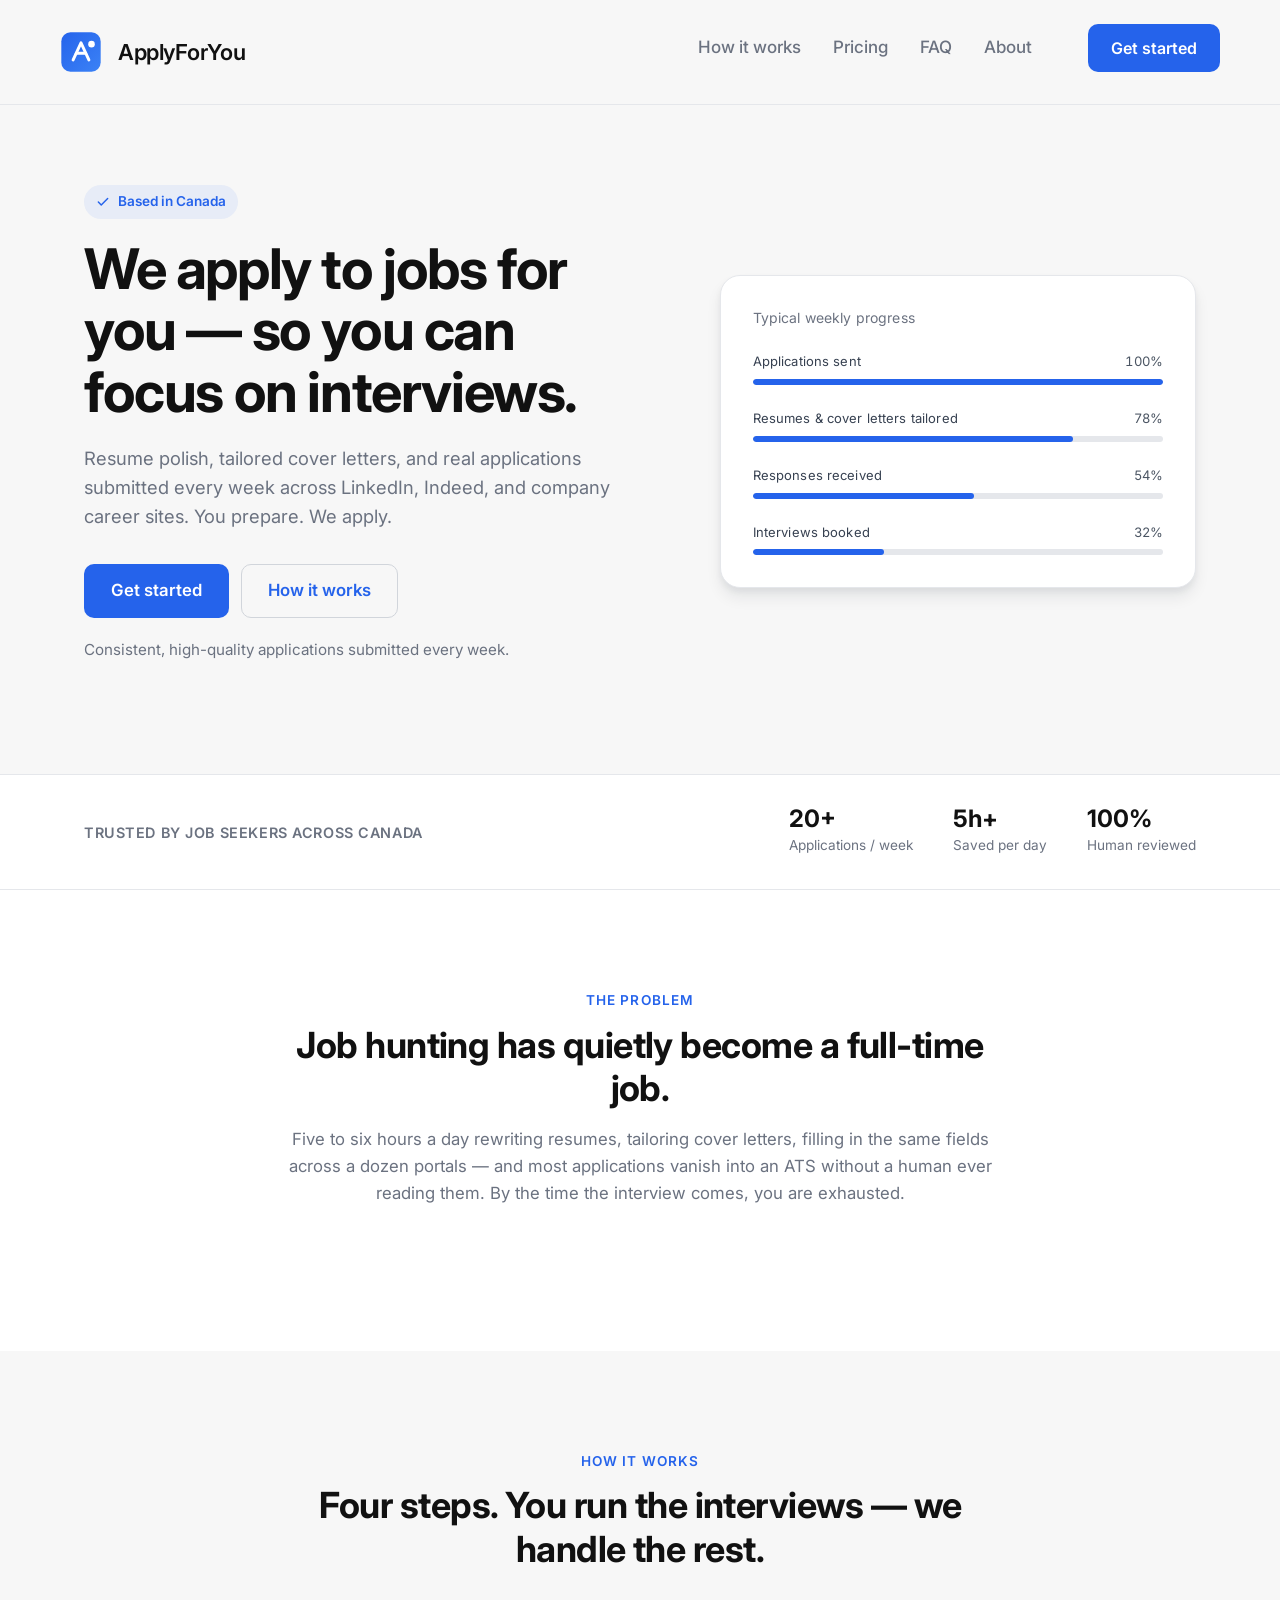
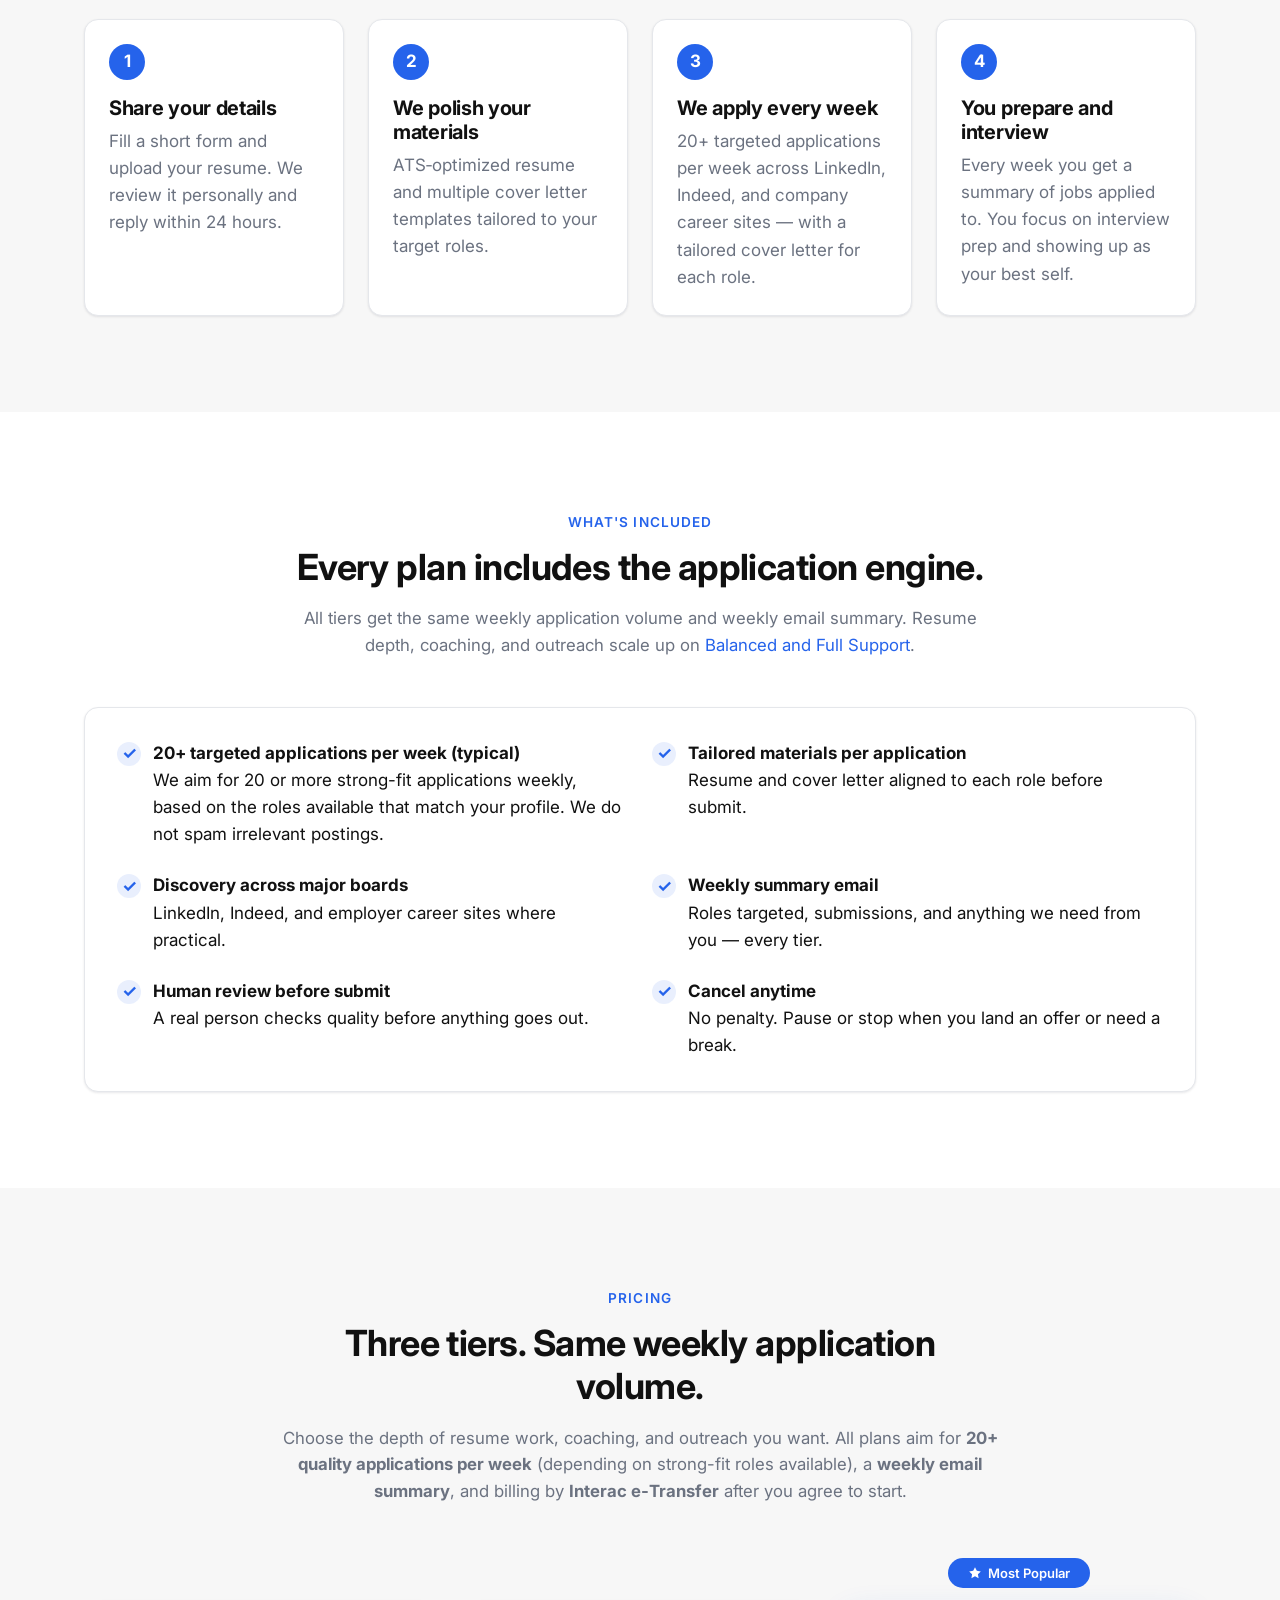
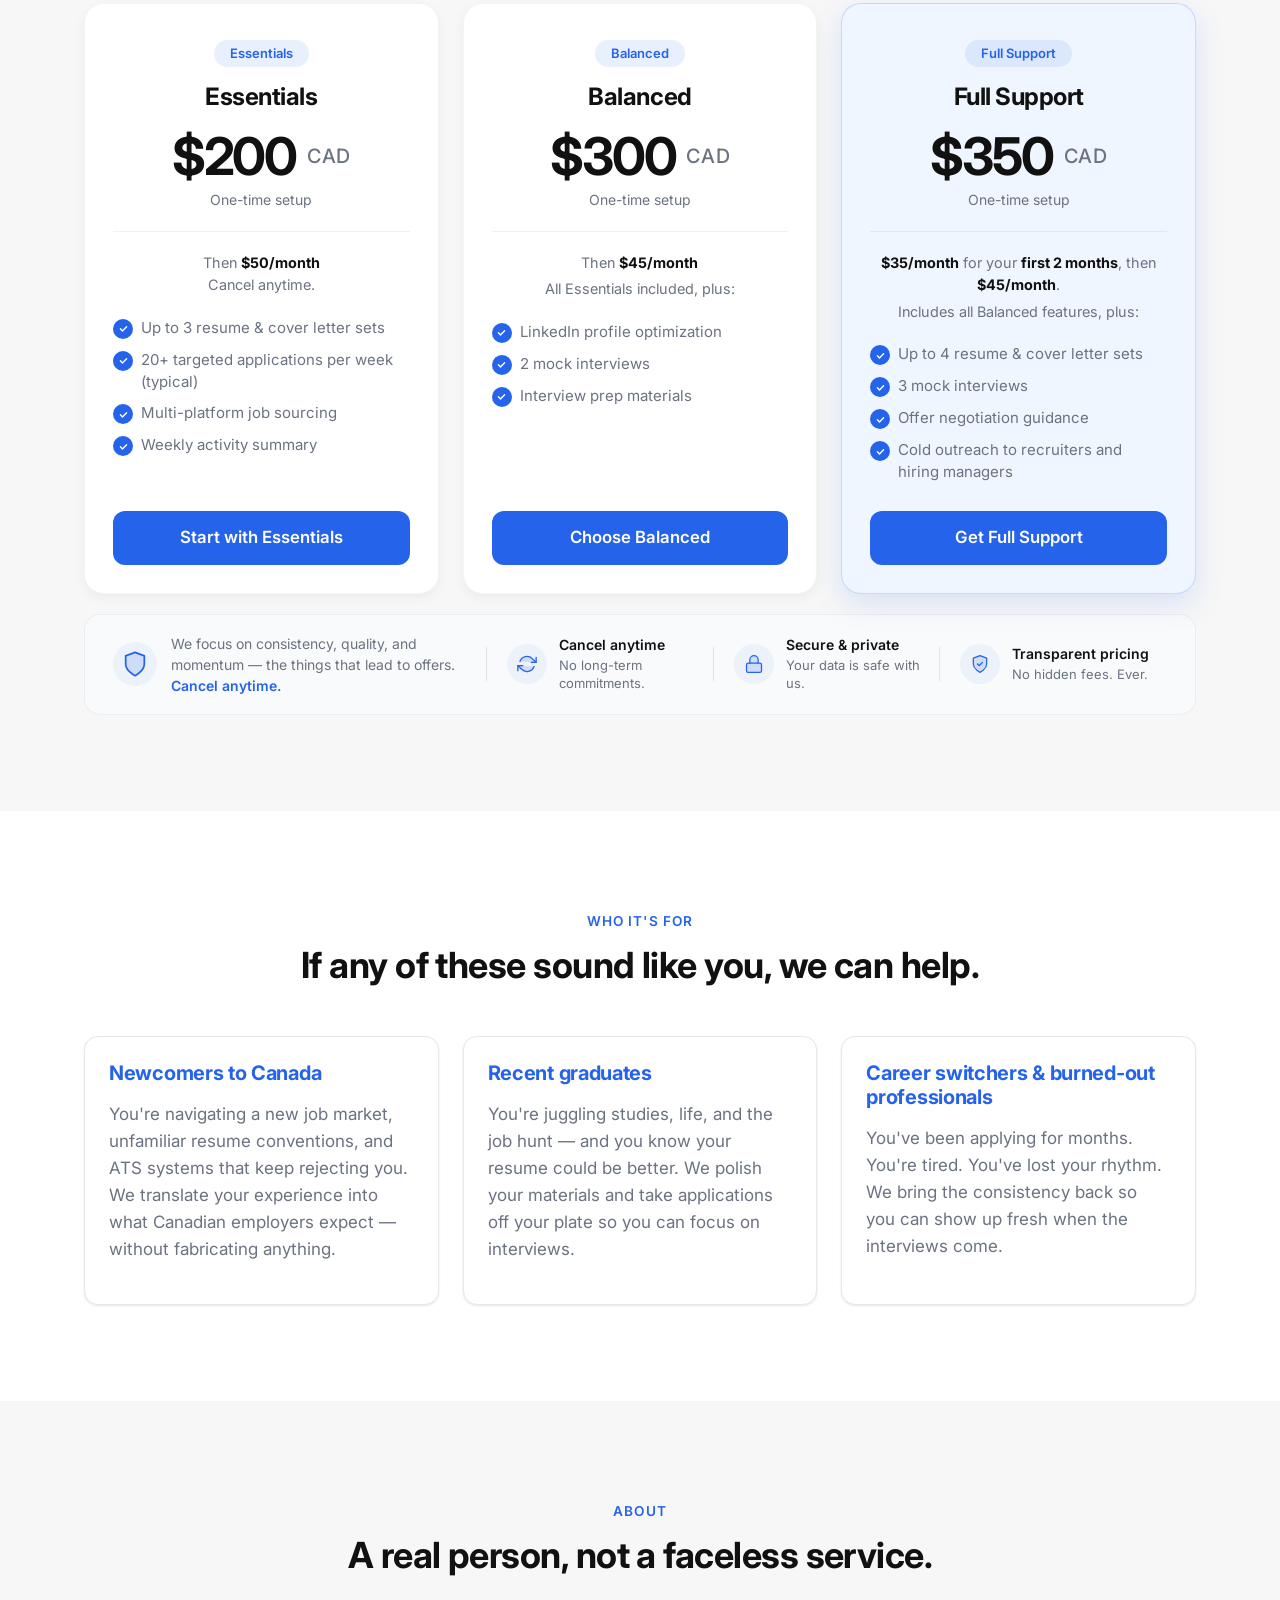
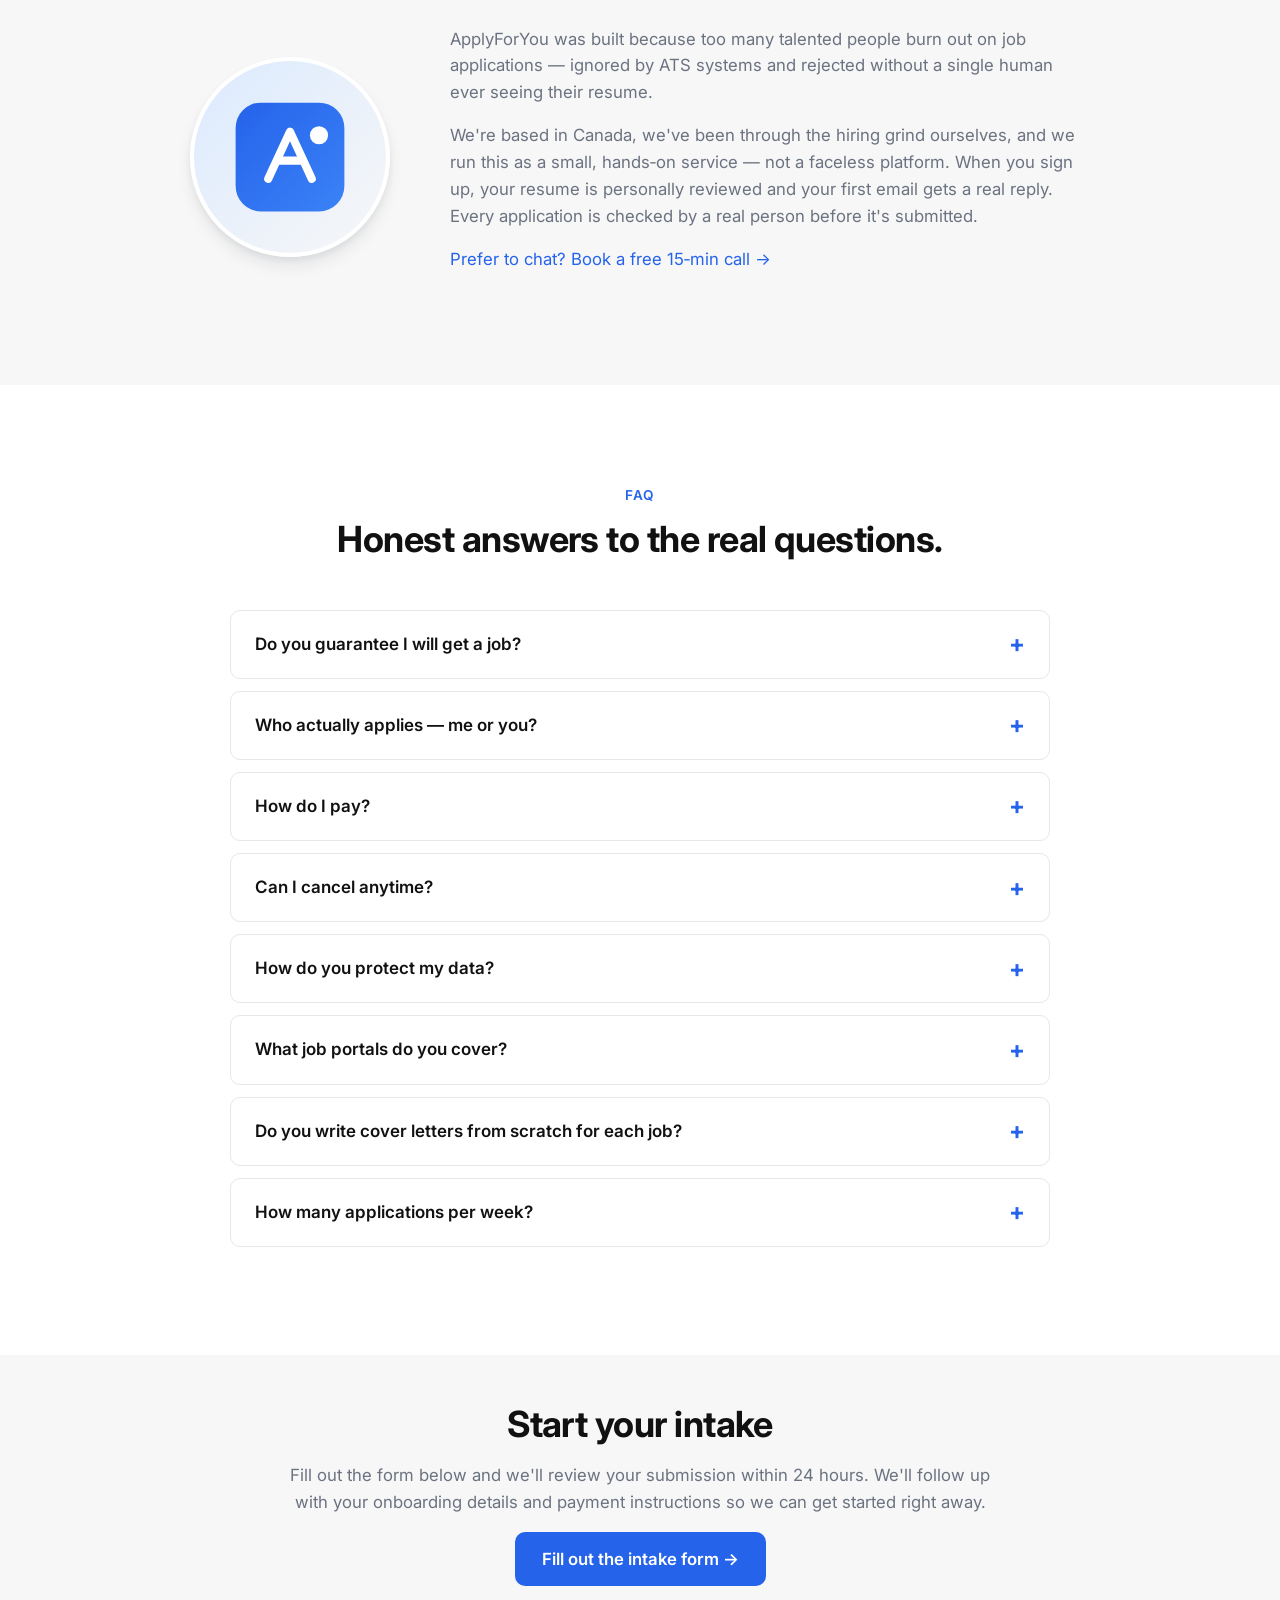
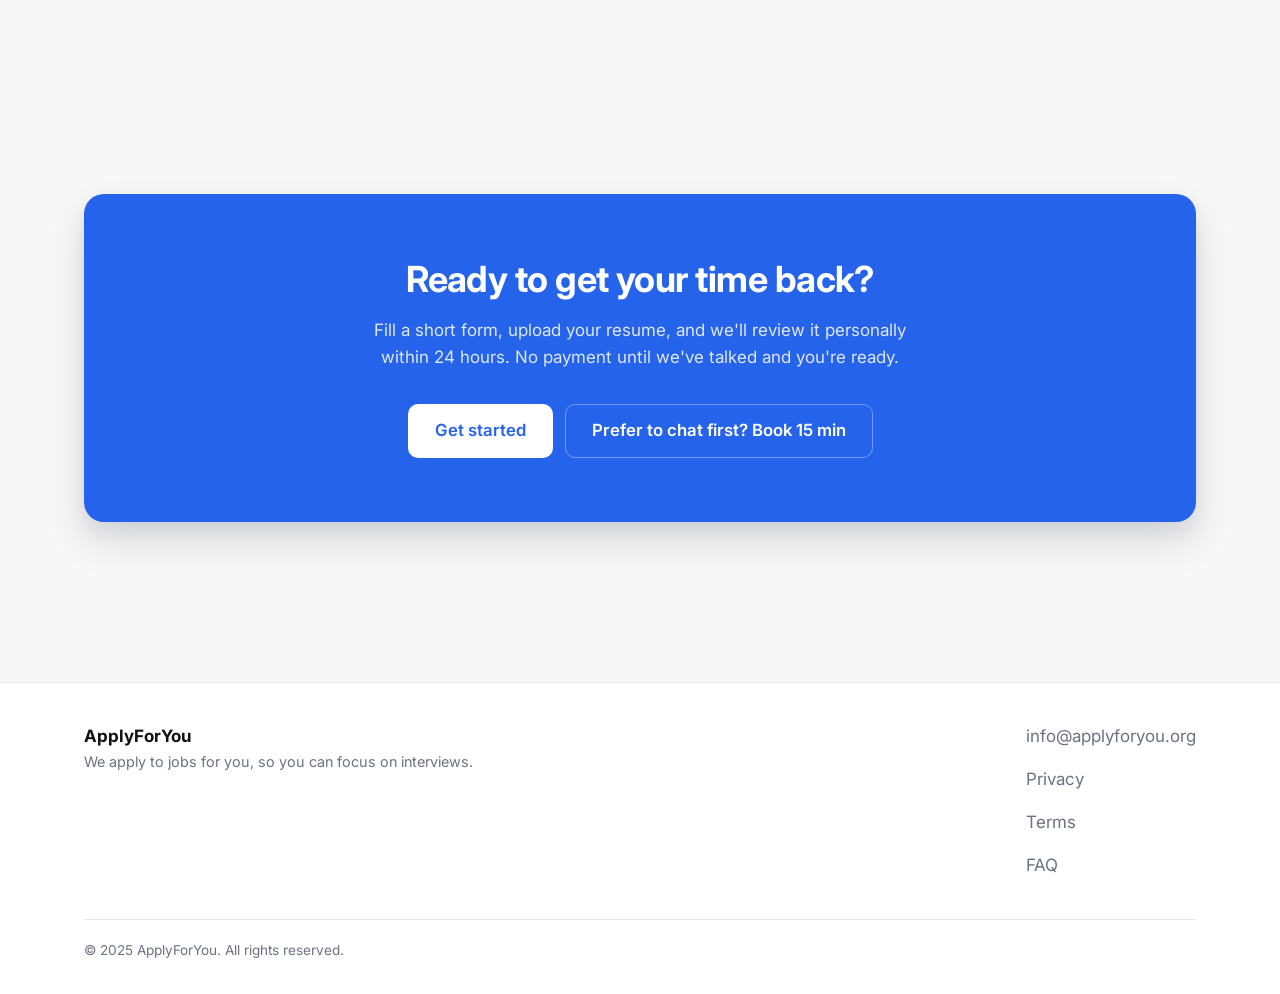
<file: index.html>
<!DOCTYPE html>
<html lang="en">
<head>
  <meta charset="UTF-8" />
  <meta name="viewport" content="width=device-width, initial-scale=1.0" />
  <title>ApplyForYou — We apply to jobs for you, so you can focus on interviews</title>
  <meta name="description" content="ApplyForYou handles resume polishing, tailored cover letters, and real job applications every week — across LinkedIn, Indeed, and company career sites. Based in Canada." />
  <meta name="theme-color" content="#2563EB" />

  <!-- Open Graph / social share -->
  <meta property="og:title" content="ApplyForYou — We apply to jobs for you" />
  <meta property="og:description" content="Resume polish, tailored cover letters, and weekly applications. You focus on interviews. Based in Canada." />
  <meta property="og:type" content="website" />
  <meta property="og:url" content="https://applyforyou.ca/" />
  <meta property="og:image" content="/assets/img/og-image.svg" />
  <meta name="twitter:card" content="summary_large_image" />
  <meta name="twitter:title" content="ApplyForYou — We apply to jobs for you" />
  <meta name="twitter:description" content="Resume polish, tailored cover letters, and weekly applications. You focus on interviews." />
  <meta name="twitter:image" content="/assets/img/og-image.svg" />

  <!-- Favicon -->
  <link rel="icon" type="image/svg+xml" href="/assets/img/favicon.svg" />

  <!-- Fonts (Inter via Google Fonts) -->
  <link rel="preconnect" href="https://fonts.googleapis.com" />
  <link rel="preconnect" href="https://fonts.gstatic.com" crossorigin />
  <link href="https://fonts.googleapis.com/css2?family=Inter:wght@400;500;600;700&display=swap" rel="stylesheet" />

  <link rel="stylesheet" href="/assets/css/styles.css" />
</head>
<body>

  <!-- ========== NAVIGATION ========== -->
  <header class="nav">
    <div class="container nav__inner">
      <a class="nav__brand" href="/" aria-label="ApplyForYou home">
        <img class="nav__brand-mark" src="/assets/img/logo.svg" alt="" />
        <span>ApplyForYou</span>
      </a>

      <button class="nav__toggle" id="navToggle" aria-label="Open menu" aria-expanded="false" aria-controls="navLinks">
        <span></span>
      </button>

      <ul class="nav__links" id="navLinks">
        <li><a href="#how">How it works</a></li>
        <li><a href="#pricing">Pricing</a></li>
        <li><a href="#faq">FAQ</a></li>
        <li><a href="#about">About</a></li>
        <li class="nav__cta"><a class="btn btn--primary" href="#intake">Get started</a></li>
      </ul>
    </div>
  </header>

  <main>

    <!-- ========== HERO ========== -->
    <section class="hero">
      <div class="container hero__inner">
        <div>
          <span class="hero__badge">
            <svg width="14" height="14" viewBox="0 0 24 24" fill="none" stroke="currentColor" stroke-width="2.5" stroke-linecap="round" stroke-linejoin="round"><path d="M20 6L9 17l-5-5"/></svg>
            Based in Canada
          </span>
          <h1 class="hero__title">We apply to jobs for you — so you can focus on interviews.</h1>
          <p class="hero__subtitle">
            Resume polish, tailored cover letters, and real applications submitted every week across LinkedIn, Indeed, and company career sites. You prepare. We apply.
          </p>
          <div class="hero__cta-row">
            <a class="btn btn--primary btn--lg" href="#intake">Get started</a>
            <a class="btn btn--ghost btn--lg" href="#how">How it works</a>
          </div>
          <p class="hero__note">Consistent, high-quality applications submitted every week.</p>
        </div>

        <div class="hero__progress-card" role="img" aria-label="Typical weekly progress, illustrative">
          <p class="hero__progress-card__label">Typical weekly progress</p>
          <ul class="hero__progress-list">
            <li class="hero__progress-item">
              <div class="hero__progress-meta">
                <span class="hero__progress-name">Applications sent</span>
                <span class="hero__progress-pct">100%</span>
              </div>
              <div class="hero__progress-track" aria-hidden="true">
                <div class="hero__progress-fill" style="width: 100%"></div>
              </div>
            </li>
            <li class="hero__progress-item">
              <div class="hero__progress-meta">
                <span class="hero__progress-name">Resumes &amp; cover letters tailored</span>
                <span class="hero__progress-pct">78%</span>
              </div>
              <div class="hero__progress-track" aria-hidden="true">
                <div class="hero__progress-fill" style="width: 78%"></div>
              </div>
            </li>
            <li class="hero__progress-item">
              <div class="hero__progress-meta">
                <span class="hero__progress-name">Responses received</span>
                <span class="hero__progress-pct">54%</span>
              </div>
              <div class="hero__progress-track" aria-hidden="true">
                <div class="hero__progress-fill" style="width: 54%"></div>
              </div>
            </li>
            <li class="hero__progress-item">
              <div class="hero__progress-meta">
                <span class="hero__progress-name">Interviews booked</span>
                <span class="hero__progress-pct">32%</span>
              </div>
              <div class="hero__progress-track" aria-hidden="true">
                <div class="hero__progress-fill" style="width: 32%"></div>
              </div>
            </li>
          </ul>
        </div>
      </div>
    </section>

    <!-- ========== SOCIAL PROOF STRIP ========== -->
    <section class="proof">
      <div class="container proof__inner">
        <div class="proof__label">Trusted by job seekers across Canada</div>
        <div class="proof__stats">
          <div class="proof__stat">
            <span class="proof__stat-number">20+</span>
            <span class="proof__stat-label">Applications / week</span>
          </div>
          <div class="proof__stat">
            <span class="proof__stat-number">5h+</span>
            <span class="proof__stat-label">Saved per day</span>
          </div>
          <div class="proof__stat">
            <span class="proof__stat-number">100%</span>
            <span class="proof__stat-label">Human reviewed</span>
          </div>
        </div>
      </div>
    </section>

    <!-- ========== THE PROBLEM ========== -->
    <section class="section section--alt">
      <div class="container">
        <div class="section__header">
          <span class="section__eyebrow">The problem</span>
          <h2>Job hunting has quietly become a full‑time job.</h2>
          <p>
            Five to six hours a day rewriting resumes, tailoring cover letters, filling in the same fields across a dozen portals — and most applications vanish into an ATS without a human ever reading them. By the time the interview comes, you are exhausted.
          </p>
        </div>
      </div>
    </section>

    <!-- ========== HOW IT WORKS ========== -->
    <section id="how" class="section">
      <div class="container">
        <div class="section__header">
          <span class="section__eyebrow">How it works</span>
          <h2>Four steps. You run the interviews — we handle the rest.</h2>
        </div>
        <div class="grid grid--4">
          <div class="card">
            <div class="card__step">1</div>
            <h3>Share your details</h3>
            <p>Fill a short form and upload your resume. We review it personally and reply within 24 hours.</p>
          </div>
          <div class="card">
            <div class="card__step">2</div>
            <h3>We polish your materials</h3>
            <p>ATS‑optimized resume and multiple cover letter templates tailored to your target roles.</p>
          </div>
          <div class="card">
            <div class="card__step">3</div>
            <h3>We apply every week</h3>
            <p>20+ targeted applications per week across LinkedIn, Indeed, and company career sites — with a tailored cover letter for each role.</p>
          </div>
          <div class="card">
            <div class="card__step">4</div>
            <h3>You prepare and interview</h3>
            <p>Every week you get a summary of jobs applied to. You focus on interview prep and showing up as your best self.</p>
          </div>
        </div>
      </div>
    </section>

    <!-- ========== WHAT IS INCLUDED ========== -->
    <section class="section section--alt">
      <div class="container">
        <div class="section__header">
          <span class="section__eyebrow">What's included</span>
          <h2>Every plan includes the application engine.</h2>
          <p>All tiers get the same weekly application volume and weekly email summary. Resume depth, coaching, and outreach scale up on <a href="#pricing">Balanced and Full Support</a>.</p>
        </div>
        <div class="included">
          <div class="included__item">
            <span class="included__check">✓</span>
            <div><strong>20+ targeted applications per week (typical)</strong><br/>We aim for 20 or more strong-fit applications weekly, based on the roles available that match your profile. We do not spam irrelevant postings.</div>
          </div>
          <div class="included__item">
            <span class="included__check">✓</span>
            <div><strong>Tailored materials per application</strong><br/>Resume and cover letter aligned to each role before submit.</div>
          </div>
          <div class="included__item">
            <span class="included__check">✓</span>
            <div><strong>Discovery across major boards</strong><br/>LinkedIn, Indeed, and employer career sites where practical.</div>
          </div>
          <div class="included__item">
            <span class="included__check">✓</span>
            <div><strong>Weekly summary email</strong><br/>Roles targeted, submissions, and anything we need from you — every tier.</div>
          </div>
          <div class="included__item">
            <span class="included__check">✓</span>
            <div><strong>Human review before submit</strong><br/>A real person checks quality before anything goes out.</div>
          </div>
          <div class="included__item">
            <span class="included__check">✓</span>
            <div><strong>Cancel anytime</strong><br/>No penalty. Pause or stop when you land an offer or need a break.</div>
          </div>
        </div>
      </div>
    </section>

    <!-- ========== PRICING ========== -->
    <section id="pricing" class="section">
      <div class="container">
        <div class="section__header">
          <span class="section__eyebrow">Pricing</span>
          <h2>Three tiers. Same weekly application volume.</h2>
          <p>Choose the depth of resume work, coaching, and outreach you want. All plans aim for <strong>20+ quality applications per week</strong> (depending on strong-fit roles available), a <strong>weekly email summary</strong>, and billing by <strong>Interac&nbsp;e‑Transfer</strong> after you agree to start.</p>
        </div>
        <div class="pricing-grid">

          <!-- ---- Essentials ---- -->
          <div class="pricing-col">
            <div class="pricing-col__badge" aria-hidden="true"></div>
            <article class="pricing-card">
              <span class="pricing-card__pill">Essentials</span>
              <h3 class="pricing-card__title">Essentials</h3>
              <p class="pricing-card__price">$200 <span class="pricing-card__cad">CAD</span></p>
              <p class="pricing-card__setup">One-time setup</p>
              <hr class="pricing-card__hr" />
              <div class="pricing-card__billing">
                <p>Then <strong>$50/month</strong><br/>Cancel anytime.</p>
              </div>
              <ul class="pricing-card__list">
                <li>Up to 3 resume & cover letter sets</li>
                <li>20+ targeted applications per week (typical)</li>
                <li>Multi-platform job sourcing</li>
                <li>Weekly activity summary</li>
              </ul>
              <div class="pricing-card__cta">
                <a class="btn btn--primary btn--lg btn--block" href="#intake">Start with Essentials</a>
              </div>
            </article>
          </div>

          <!-- ---- Balanced ---- -->
          <div class="pricing-col">
            <div class="pricing-col__badge" aria-hidden="true"></div>
            <article class="pricing-card">
              <span class="pricing-card__pill">Balanced</span>
              <h3 class="pricing-card__title">Balanced</h3>
              <p class="pricing-card__price">$300 <span class="pricing-card__cad">CAD</span></p>
              <p class="pricing-card__setup">One-time setup</p>
              <hr class="pricing-card__hr" />
              <div class="pricing-card__billing">
                <p>Then <strong>$45/month</strong></p>
                <p class="pricing-card__includes">All Essentials included, plus:</p>
              </div>
              <ul class="pricing-card__list">
                <li>LinkedIn profile optimization</li>
                <li>2 mock interviews</li>
                <li>Interview prep materials</li>
              </ul>
              <div class="pricing-card__cta">
                <a class="btn btn--primary btn--lg btn--block" href="#intake">Choose Balanced</a>
              </div>
            </article>
          </div>

          <!-- ---- Full Support (featured) ---- -->
          <div class="pricing-col">
            <div class="pricing-col__badge">
              <span class="pricing-badge">
                <svg width="14" height="14" viewBox="0 0 24 24" fill="currentColor" aria-hidden="true"><path d="M12 2l3.09 6.26L22 9.27l-5 4.87 1.18 6.88L12 17.77l-6.18 3.25L7 14.14 2 9.27l6.91-1.01L12 2z"/></svg>
                Most Popular
              </span>
            </div>
            <article class="pricing-card pricing-card--featured">
              <span class="pricing-card__pill">Full Support</span>
              <h3 class="pricing-card__title">Full Support</h3>
              <p class="pricing-card__price">$350 <span class="pricing-card__cad">CAD</span></p>
              <p class="pricing-card__setup">One-time setup</p>
              <hr class="pricing-card__hr" />
              <div class="pricing-card__billing">
                <p><strong>$35/month</strong> for your <strong>first 2 months</strong>, then <strong>$45/month</strong>.</p>
                <p class="pricing-card__includes">Includes all Balanced features, plus:</p>
              </div>
              <ul class="pricing-card__list">
                <li>Up to 4 resume & cover letter sets</strong></li>
                <li>3 mock interviews</li>
                <li>Offer negotiation guidance</li>
                <li>Cold outreach to recruiters and hiring managers</li>
              </ul>
              <div class="pricing-card__cta">
                <a class="btn btn--primary btn--lg btn--block" href="#intake">Get Full Support</a>
              </div>
            </article>
          </div>

        </div>

        <!-- Trust strip -->
        <div class="trust-strip">
          <div class="trust-strip__lead">
            <div class="trust-strip__shield">
              <svg xmlns="http://www.w3.org/2000/svg" width="28" height="28" viewBox="0 0 24 24" fill="rgba(37,99,235,0.15)" stroke="#2563EB" stroke-width="1.5" stroke-linecap="round" stroke-linejoin="round"><path d="M12 22s8-4 8-10V5l-8-3-8 3v7c0 6 8 10 8 10z"/></svg>
            </div>
            <p>We focus on consistency, quality, and momentum — the things that lead to offers. <a href="#intake">Cancel anytime.</a></p>
          </div>
          <div class="trust-strip__item">
            <div class="trust-strip__icon">
              <svg xmlns="http://www.w3.org/2000/svg" width="20" height="20" viewBox="0 0 24 24" fill="rgba(37,99,235,0.15)" stroke="#2563EB" stroke-width="1.5" stroke-linecap="round" stroke-linejoin="round"><path d="M23 4v6h-6"/><path d="M1 20v-6h6"/><path d="M3.51 9a9 9 0 0114.85-3.36L23 10"/><path d="M20.49 15a9 9 0 01-14.85 3.36L1 14"/></svg>
            </div>
            <div>
              <strong>Cancel anytime</strong>
              <p>No long-term commitments.</p>
            </div>
          </div>
          <div class="trust-strip__item">
            <div class="trust-strip__icon">
              <svg xmlns="http://www.w3.org/2000/svg" width="20" height="20" viewBox="0 0 24 24" fill="rgba(37,99,235,0.15)" stroke="#2563EB" stroke-width="1.5" stroke-linecap="round" stroke-linejoin="round"><rect x="3" y="11" width="18" height="11" rx="2" ry="2"/><path d="M7 11V7a5 5 0 0110 0v4"/></svg>
            </div>
            <div>
              <strong>Secure &amp; private</strong>
              <p>Your data is safe with us.</p>
            </div>
          </div>
          <div class="trust-strip__item">
            <div class="trust-strip__icon">
              <svg xmlns="http://www.w3.org/2000/svg" width="20" height="20" viewBox="0 0 24 24" fill="rgba(37,99,235,0.15)" stroke="#2563EB" stroke-width="1.5" stroke-linecap="round" stroke-linejoin="round"><path d="M12 22s8-4 8-10V5l-8-3-8 3v7c0 6 8 10 8 10z"/><polyline points="9 12 11 14 15 10"/></svg>
            </div>
            <div>
              <strong>Transparent pricing</strong>
              <p>No hidden fees. Ever.</p>
            </div>
          </div>
        </div>
      </div>
    </section>

    <!-- ========== WHO IT'S FOR ========== -->
    <section class="section section--alt">
      <div class="container">
        <div class="section__header">
          <span class="section__eyebrow">Who it's for</span>
          <h2>If any of these sound like you, we can help.</h2>
        </div>
        <div class="grid grid--3">
          <div class="audience-card">
            <h3>Newcomers to Canada</h3>
            <p>You're navigating a new job market, unfamiliar resume conventions, and ATS systems that keep rejecting you. We translate your experience into what Canadian employers expect — without fabricating anything.</p>
          </div>
          <div class="audience-card">
            <h3>Recent graduates</h3>
            <p>You're juggling studies, life, and the job hunt — and you know your resume could be better. We polish your materials and take applications off your plate so you can focus on interviews.</p>
          </div>
          <div class="audience-card">
            <h3>Career switchers &amp; burned‑out professionals</h3>
            <p>You've been applying for months. You're tired. You've lost your rhythm. We bring the consistency back so you can show up fresh when the interviews come.</p>
          </div>
        </div>
      </div>
    </section>

    <!-- ========== ABOUT ========== -->
    <section id="about" class="section">
      <div class="container">
        <div class="section__header">
          <span class="section__eyebrow">About</span>
          <h2>A real person, not a faceless service.</h2>
        </div>
        <div class="about">
          <div class="about__photo" aria-hidden="true"><img src="/assets/img/logo.svg" alt="ApplyForYou logo" style="width:60%;height:60%;object-fit:contain;" /></div>
          <div>
            <p>
              ApplyForYou was built because too many talented people burn out on job applications — ignored by ATS systems and rejected without a single human ever seeing their resume.
            </p>
            <p>
              We're based in Canada, we've been through the hiring grind ourselves, and we run this as a small, hands‑on service — not a faceless platform. When you sign up, your resume is personally reviewed and your first email gets a real reply. Every application is checked by a real person before it's submitted.
            </p>
            <p>
              <a href="https://calendly.com/applyforyou/30min" target="_blank" rel="noopener">Prefer to chat? Book a free 15‑min call →</a>
            </p>
          </div>
        </div>
      </div>
    </section>

    <!-- ========== FAQ ========== -->
    <section id="faq" class="section section--alt">
      <div class="container">
        <div class="section__header">
          <span class="section__eyebrow">FAQ</span>
          <h2>Honest answers to the real questions.</h2>
        </div>
        <div class="faq">
          <details class="faq__item">
            <summary class="faq__summary">Do you guarantee I will get a job?</summary>
            <div class="faq__body"><p>No. Nobody ethical can. What we offer is consistent, quality applications submitted every week — and the time back so you can focus on interviews. Results vary depending on your target role, location, and market conditions.</p></div>
          </details>
          <details class="faq__item">
            <summary class="faq__summary">Who actually applies — me or you?</summary>
            <div class="faq__body"><p>We do, on your behalf, with your written consent. We send you an authorization form before we submit the first application, so everything is transparent and on the record.</p></div>
          </details>
          <details class="faq__item">
            <summary class="faq__summary">How do I pay?</summary>
            <div class="faq__body"><p>Interac e‑Transfer. After we review your resume and you're ready to start, we email you the payment details. <strong>Setup</strong> is one‑time: <strong>$200</strong> (Essentials), <strong>$300</strong> (Balanced), or <strong>$350</strong> (Full Support), depending on the tier you choose. <strong>Monthly</strong> is <strong>$50</strong> on Essentials and <strong>$45</strong> on Balanced. On Full Support, monthly is <strong>$35 for the first 2 months</strong>, then <strong>$45</strong>. Billing continues monthly until you ask us to stop.</p></div>
          </details>
          <details class="faq__item">
            <summary class="faq__summary">Can I cancel anytime?</summary>
            <div class="faq__body"><p>Yes, any time, for any reason — no penalty and no awkward call. Just reply to any email and say "pause" or "cancel."</p></div>
          </details>
          <details class="faq__item">
            <summary class="faq__summary">How do you protect my data?</summary>
            <div class="faq__body"><p>Your resume and personal details are only used to apply to jobs on your behalf. We access your dedicated job-search Gmail through Google's official Delegate Access feature — no passwords are ever shared or stored. When you cancel, your data is deleted within 30 days. See the <a href="/privacy">privacy page</a> for details.</p></div>
          </details>
          <details class="faq__item">
            <summary class="faq__summary">What job portals do you cover?</summary>
            <div class="faq__body"><p>LinkedIn, Indeed, Glassdoor, and most company career sites (including Workday, Greenhouse, and Lever portals). A few complex multi‑step portals may take longer, but we handle them manually when they matter for your target roles.</p></div>
          </details>
          <details class="faq__item">
            <summary class="faq__summary">Do you write cover letters from scratch for each job?</summary>
            <div class="faq__body"><p>Yes — every cover letter is tailored to the specific role and company. No copy‑paste. That's the whole point.</p></div>
          </details>
          <details class="faq__item">
            <summary class="faq__summary">How many applications per week?</summary>
            <div class="faq__body"><p>We aim for 20 or more per week, but we prioritize fit over volume. If fewer than 20 strong-fit roles are available in the market that week, we will not pad the count with irrelevant postings. Quality over quantity — every application is tailored and human-reviewed before it goes out.</p></div>
          </details>
        </div>
      </div>
    </section>

    <!-- ========== INTAKE (Jotform embed) ========== -->
    <section class="section section--intake" id="intake">
      <div class="container">
        <header class="section__header">
          <h2>Start your intake</h2>
          <p>Fill out the form below and we'll review your submission within 24 hours. We'll follow up with your onboarding details and payment instructions so we can get started right away.</p>
          <a class="btn btn--primary btn--lg" href="https://form.jotform.com/261077075520049" target="_blank" rel="noopener">Fill out the intake form →</a>
        </header>
      </div>
    </section>

    <!-- ========== FINAL CTA ========== -->
    <section class="section">
      <div class="container">
        <div class="final-cta">
          <h2>Ready to get your time back?</h2>
          <p>Fill a short form, upload your resume, and we'll review it personally within 24 hours. No payment until we've talked and you're ready.</p>
          <div class="final-cta__buttons">
            <a class="btn btn--primary btn--lg" href="#intake">Get started</a>
            <a class="btn btn--ghost btn--lg" href="https://calendly.com/applyforyou/30min" target="_blank" rel="noopener">Prefer to chat first? Book 15 min</a>
          </div>
        </div>
      </div>
    </section>

  </main>

  <!-- ========== FOOTER ========== -->
  <footer class="footer">
    <div class="container">
      <div class="footer__inner">
        <div>
          <div class="footer__brand">ApplyForYou</div>
          <p class="footer__meta">We apply to jobs for you, so you can focus on interviews.</p>
        </div>
        <ul class="footer__links">
          <li><a href="mailto:info@applyforyou.org">info@applyforyou.org</a></li>

          <li><a href="/privacy">Privacy</a></li>
          <li><a href="/terms">Terms</a></li>
          <li><a href="#faq">FAQ</a></li>
        </ul>
      </div>
      <div class="footer__bottom">
        <div>© 2025 ApplyForYou. All rights reserved.</div>
      </div>
    </div>
  </footer>

  <script src="/assets/js/main.js" defer></script>
</body>
</html>
</file>
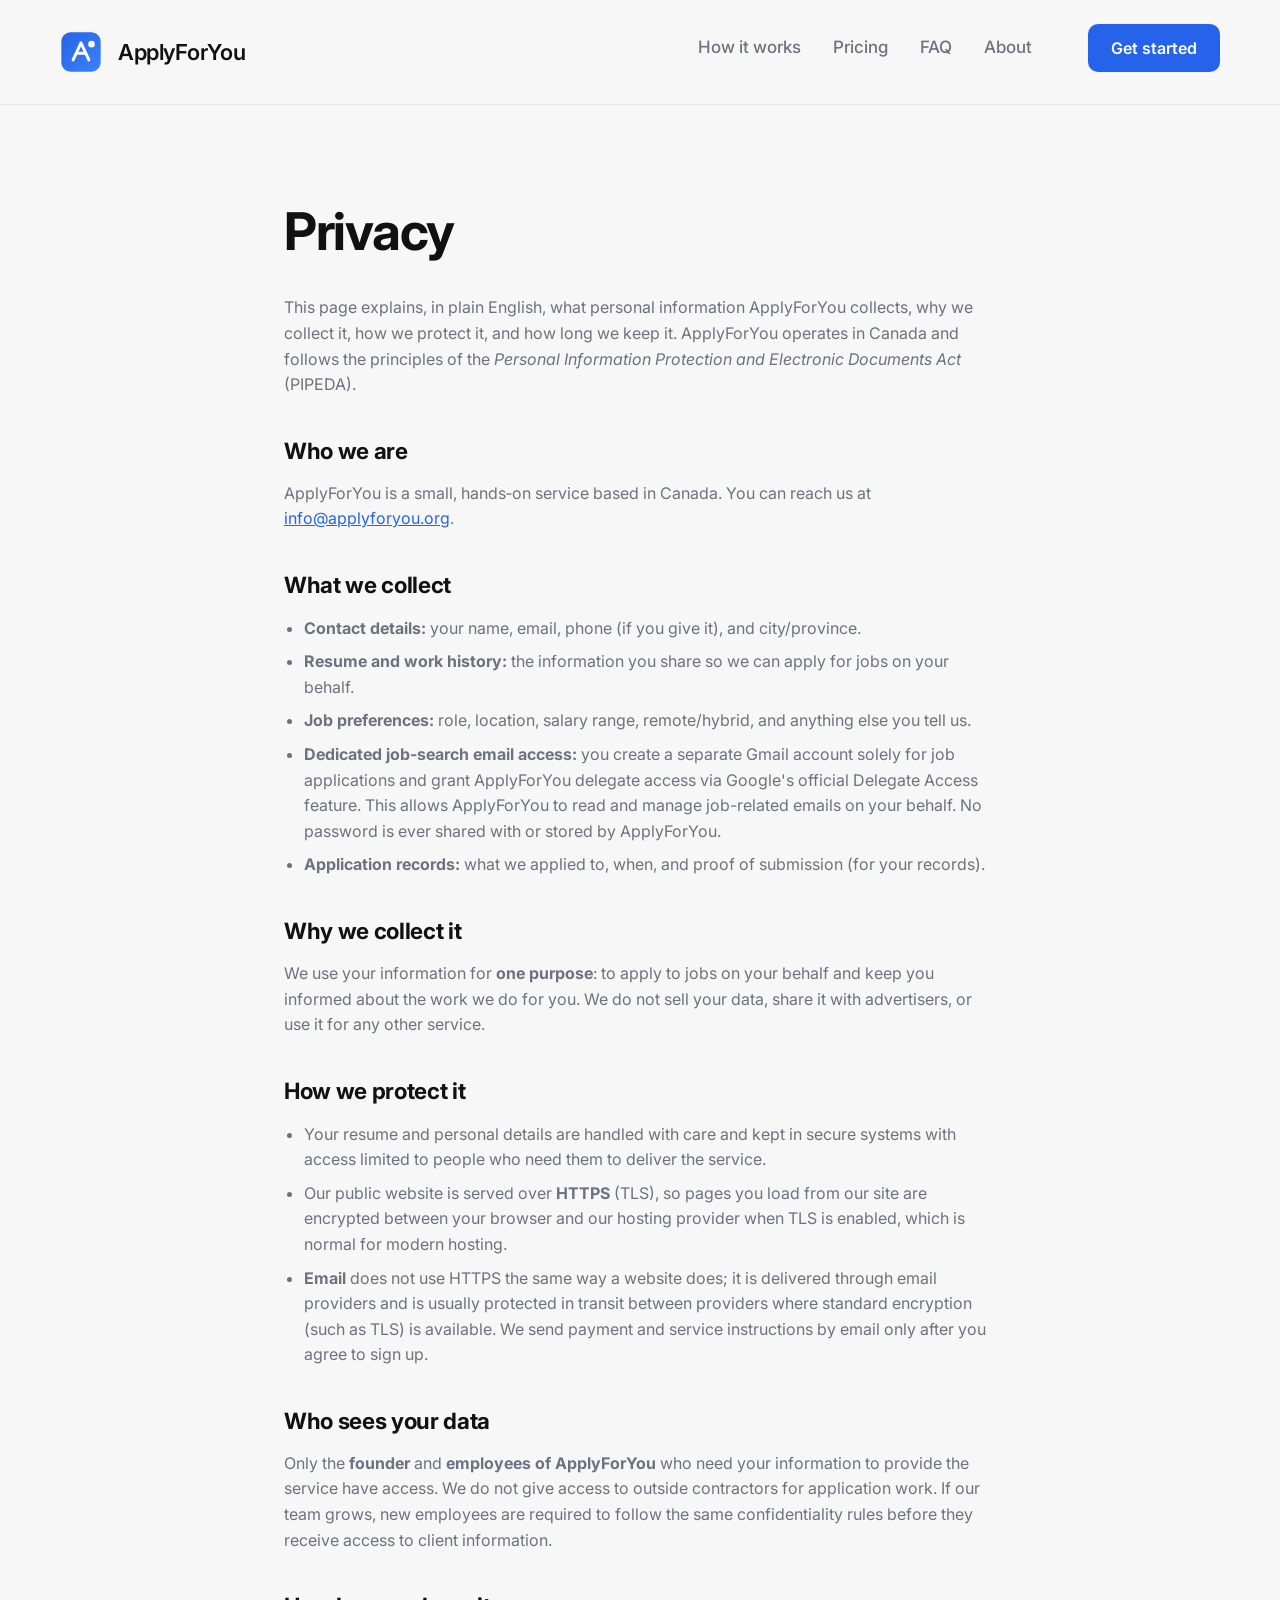
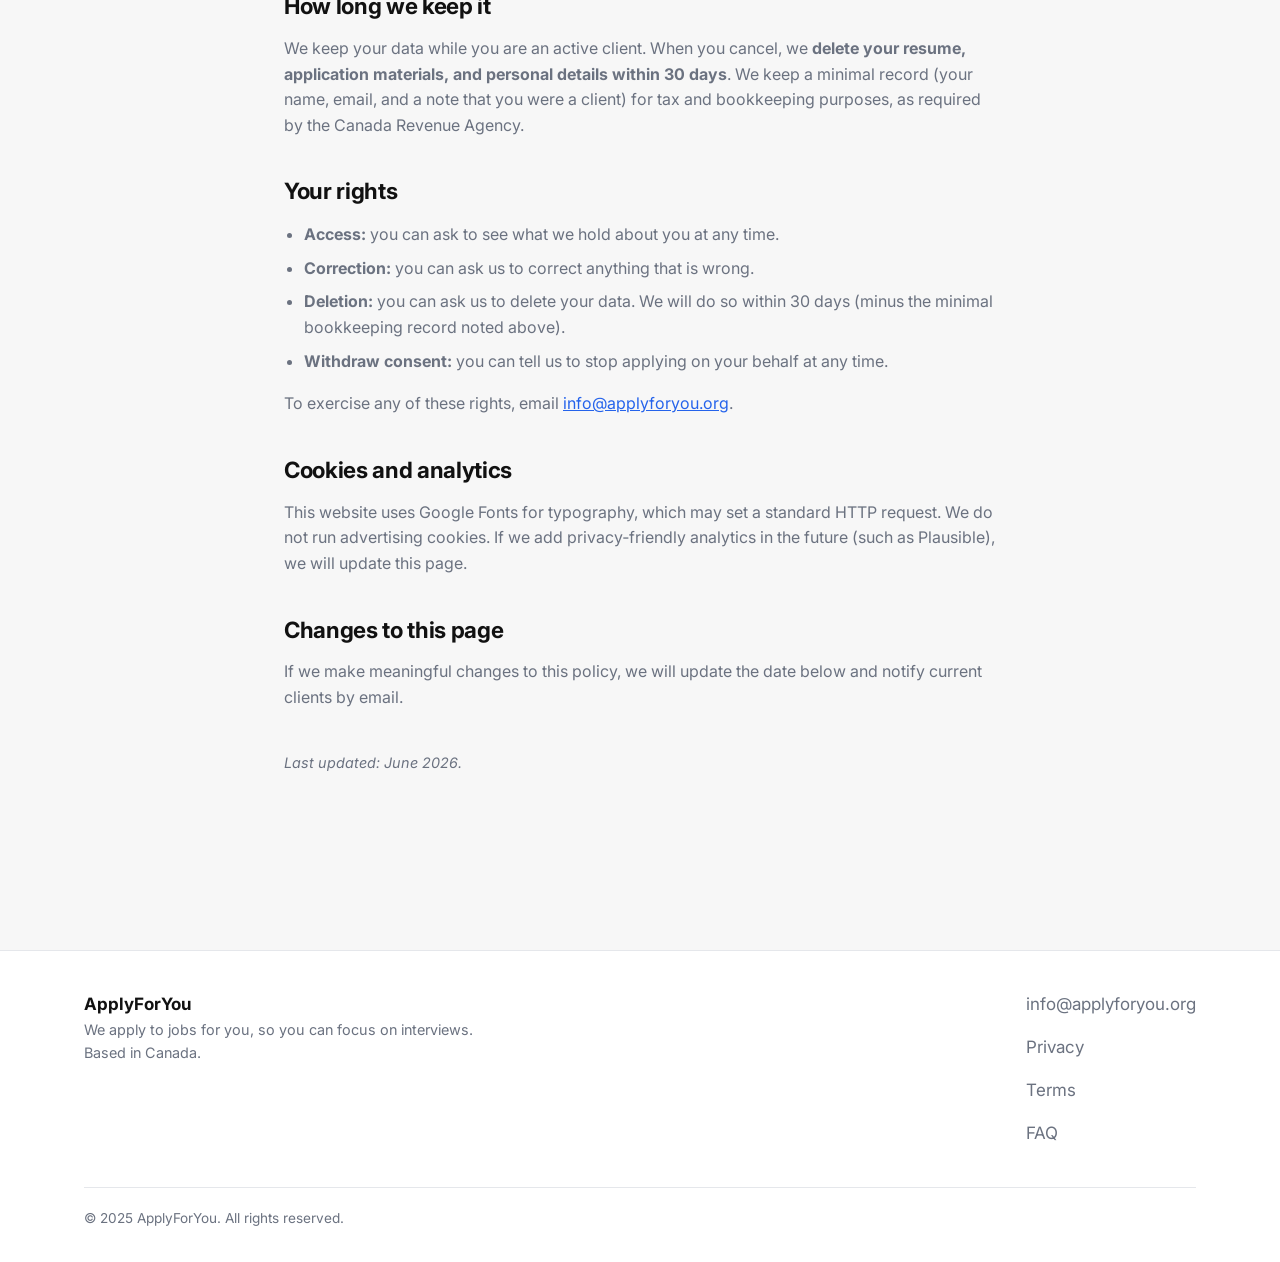
<file: privacy/index.html>
<!DOCTYPE html>
<html lang="en">
<head>
  <meta charset="UTF-8" />
  <meta name="viewport" content="width=device-width, initial-scale=1.0" />
  <title>Privacy — ApplyForYou</title>
  <meta name="description" content="How ApplyForYou collects, uses, and protects your personal information. Plain English, PIPEDA-aware." />
  <meta name="theme-color" content="#2563EB" />
  <link rel="icon" type="image/svg+xml" href="/assets/img/favicon.svg" />
  <link rel="preconnect" href="https://fonts.googleapis.com" />
  <link rel="preconnect" href="https://fonts.gstatic.com" crossorigin />
  <link href="https://fonts.googleapis.com/css2?family=Inter:wght@400;500;600;700&display=swap" rel="stylesheet" />
  <link rel="stylesheet" href="/assets/css/styles.css" />
</head>
<body>

  <header class="nav">
    <div class="container nav__inner">
      <a class="nav__brand" href="/" aria-label="ApplyForYou home">
        <img class="nav__brand-mark" src="/assets/img/logo.svg" alt="" />
        <span>ApplyForYou</span>
      </a>
      <ul class="nav__links">
        <li><a href="/#how">How it works</a></li>
        <li><a href="/#pricing">Pricing</a></li>
        <li><a href="/#faq">FAQ</a></li>
        <li><a href="/#about">About</a></li>
        <li class="nav__cta"><a class="btn btn--primary" href="/#intake">Get started</a></li>
      </ul>
    </div>
  </header>

  <main>
    <section class="section">
      <div class="container longform">
        <h1>Privacy</h1>

        <p>This page explains, in plain English, what personal information ApplyForYou collects, why we collect it, how we protect it, and how long we keep it. ApplyForYou operates in Canada and follows the principles of the <em>Personal Information Protection and Electronic Documents Act</em> (PIPEDA).</p>

        <h2>Who we are</h2>
        <p>ApplyForYou is a small, hands‑on service based in Canada. You can reach us at <a href="mailto:info@applyforyou.org">info@applyforyou.org</a>.</p>

        <h2>What we collect</h2>
        <ul>
          <li><strong>Contact details:</strong> your name, email, phone (if you give it), and city/province.</li>
          <li><strong>Resume and work history:</strong> the information you share so we can apply for jobs on your behalf.</li>
          <li><strong>Job preferences:</strong> role, location, salary range, remote/hybrid, and anything else you tell us.</li>
          <li><strong>Dedicated job-search email access:</strong> you create a separate Gmail account solely for job applications and grant ApplyForYou delegate access via Google's official Delegate Access feature. This allows ApplyForYou to read and manage job-related emails on your behalf. No password is ever shared with or stored by ApplyForYou.</li>
          <li><strong>Application records:</strong> what we applied to, when, and proof of submission (for your records).</li>
        </ul>

        <h2>Why we collect it</h2>
        <p>We use your information for <strong>one purpose</strong>: to apply to jobs on your behalf and keep you informed about the work we do for you. We do not sell your data, share it with advertisers, or use it for any other service.</p>

        <h2>How we protect it</h2>
        <ul>
          <li>Your resume and personal details are handled with care and kept in secure systems with access limited to people who need them to deliver the service.</li>
          <li>Our public website is served over <strong>HTTPS</strong> (TLS), so pages you load from our site are encrypted between your browser and our hosting provider when TLS is enabled, which is normal for modern hosting.</li>
          <li><strong>Email</strong> does not use HTTPS the same way a website does; it is delivered through email providers and is usually protected in transit between providers where standard encryption (such as TLS) is available. We send payment and service instructions by email only after you agree to sign up.</li>
        </ul>

        <h2>Who sees your data</h2>
        <p>Only the <strong>founder</strong> and <strong>employees of ApplyForYou</strong> who need your information to provide the service have access. We do not give access to outside contractors for application work. If our team grows, new employees are required to follow the same confidentiality rules before they receive access to client information.</p>

        <h2>How long we keep it</h2>
        <p>We keep your data while you are an active client. When you cancel, we <strong>delete your resume, application materials, and personal details within 30 days</strong>. We keep a minimal record (your name, email, and a note that you were a client) for tax and bookkeeping purposes, as required by the Canada Revenue Agency.</p>

        <h2>Your rights</h2>
        <ul>
          <li><strong>Access:</strong> you can ask to see what we hold about you at any time.</li>
          <li><strong>Correction:</strong> you can ask us to correct anything that is wrong.</li>
          <li><strong>Deletion:</strong> you can ask us to delete your data. We will do so within 30 days (minus the minimal bookkeeping record noted above).</li>
          <li><strong>Withdraw consent:</strong> you can tell us to stop applying on your behalf at any time.</li>
        </ul>
        <p>To exercise any of these rights, email <a href="mailto:info@applyforyou.org">info@applyforyou.org</a>.</p>

        <h2>Cookies and analytics</h2>
        <p>This website uses Google Fonts for typography, which may set a standard HTTP request. We do not run advertising cookies. If we add privacy‑friendly analytics in the future (such as Plausible), we will update this page.</p>

        <h2>Changes to this page</h2>
        <p>If we make meaningful changes to this policy, we will update the date below and notify current clients by email.</p>

        <p style="margin-top: var(--space-10); color: var(--color-text-muted); font-size: 0.9rem;"><em>Last updated: June 2026.</em></p>

      </div>
    </section>
  </main>

  <footer class="footer">
    <div class="container">
      <div class="footer__inner">
        <div>
          <div class="footer__brand">ApplyForYou</div>
          <p class="footer__meta">We apply to jobs for you, so you can focus on interviews. Based in Canada.</p>
        </div>
        <ul class="footer__links">
          <li><a href="mailto:info@applyforyou.org">info@applyforyou.org</a></li>

          <li><a href="/privacy">Privacy</a></li>
          <li><a href="/terms">Terms</a></li>
          <li><a href="/#faq">FAQ</a></li>
        </ul>
      </div>
      <div class="footer__bottom">
        <div>© 2025 ApplyForYou. All rights reserved.</div>
      </div>
    </div>
  </footer>

</body>
</html>
</file>
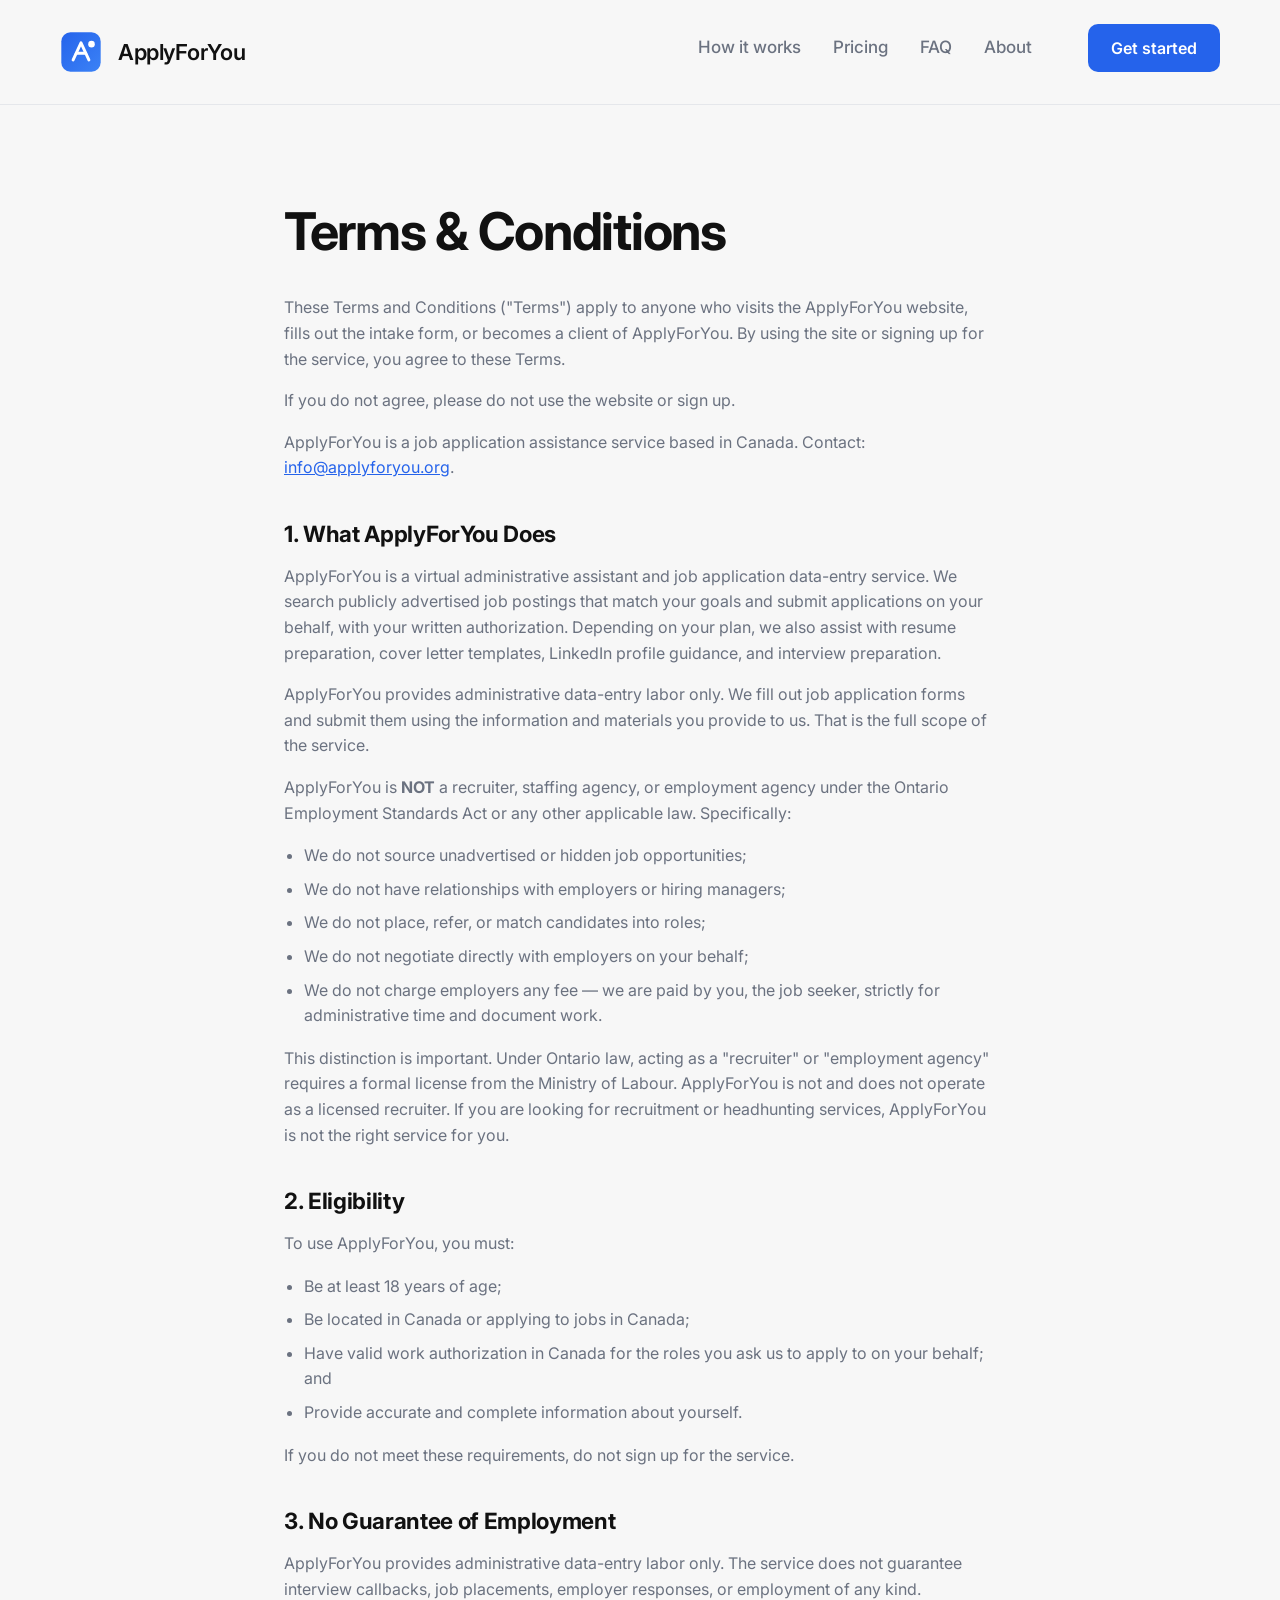
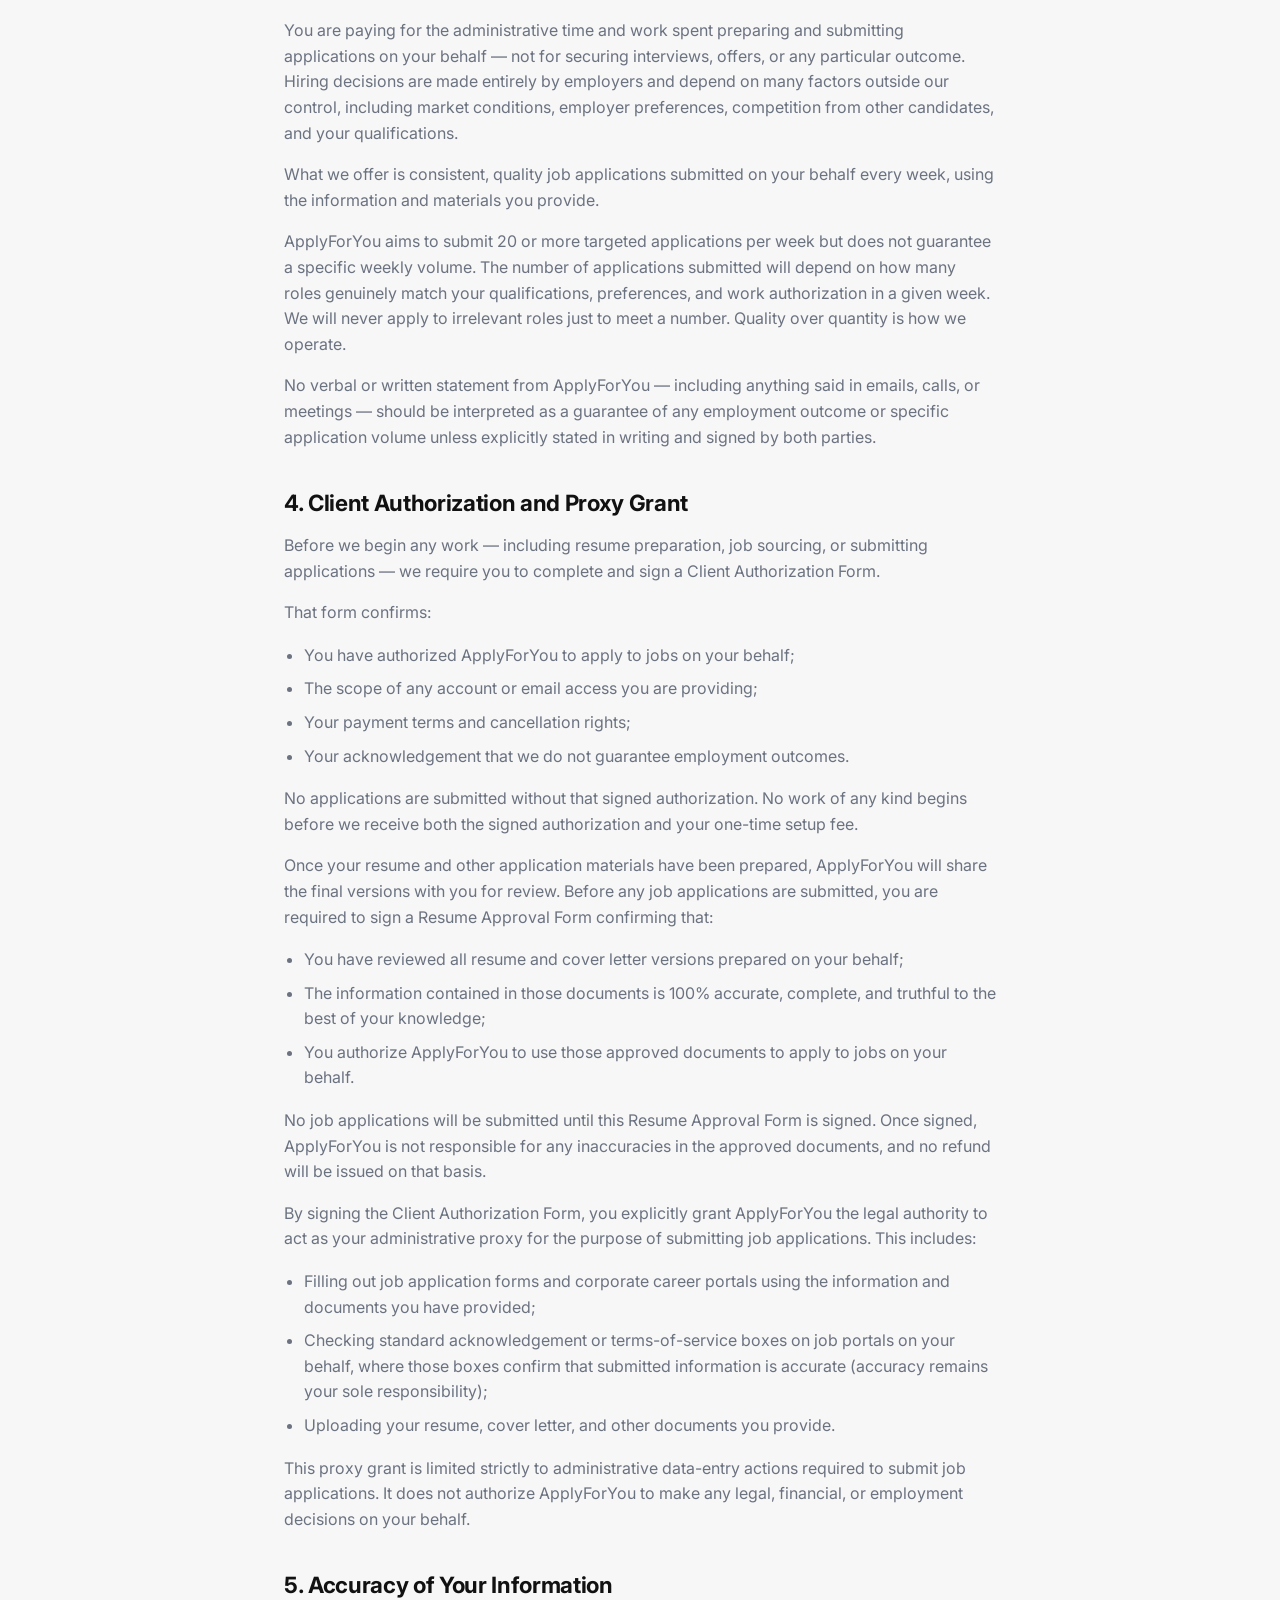
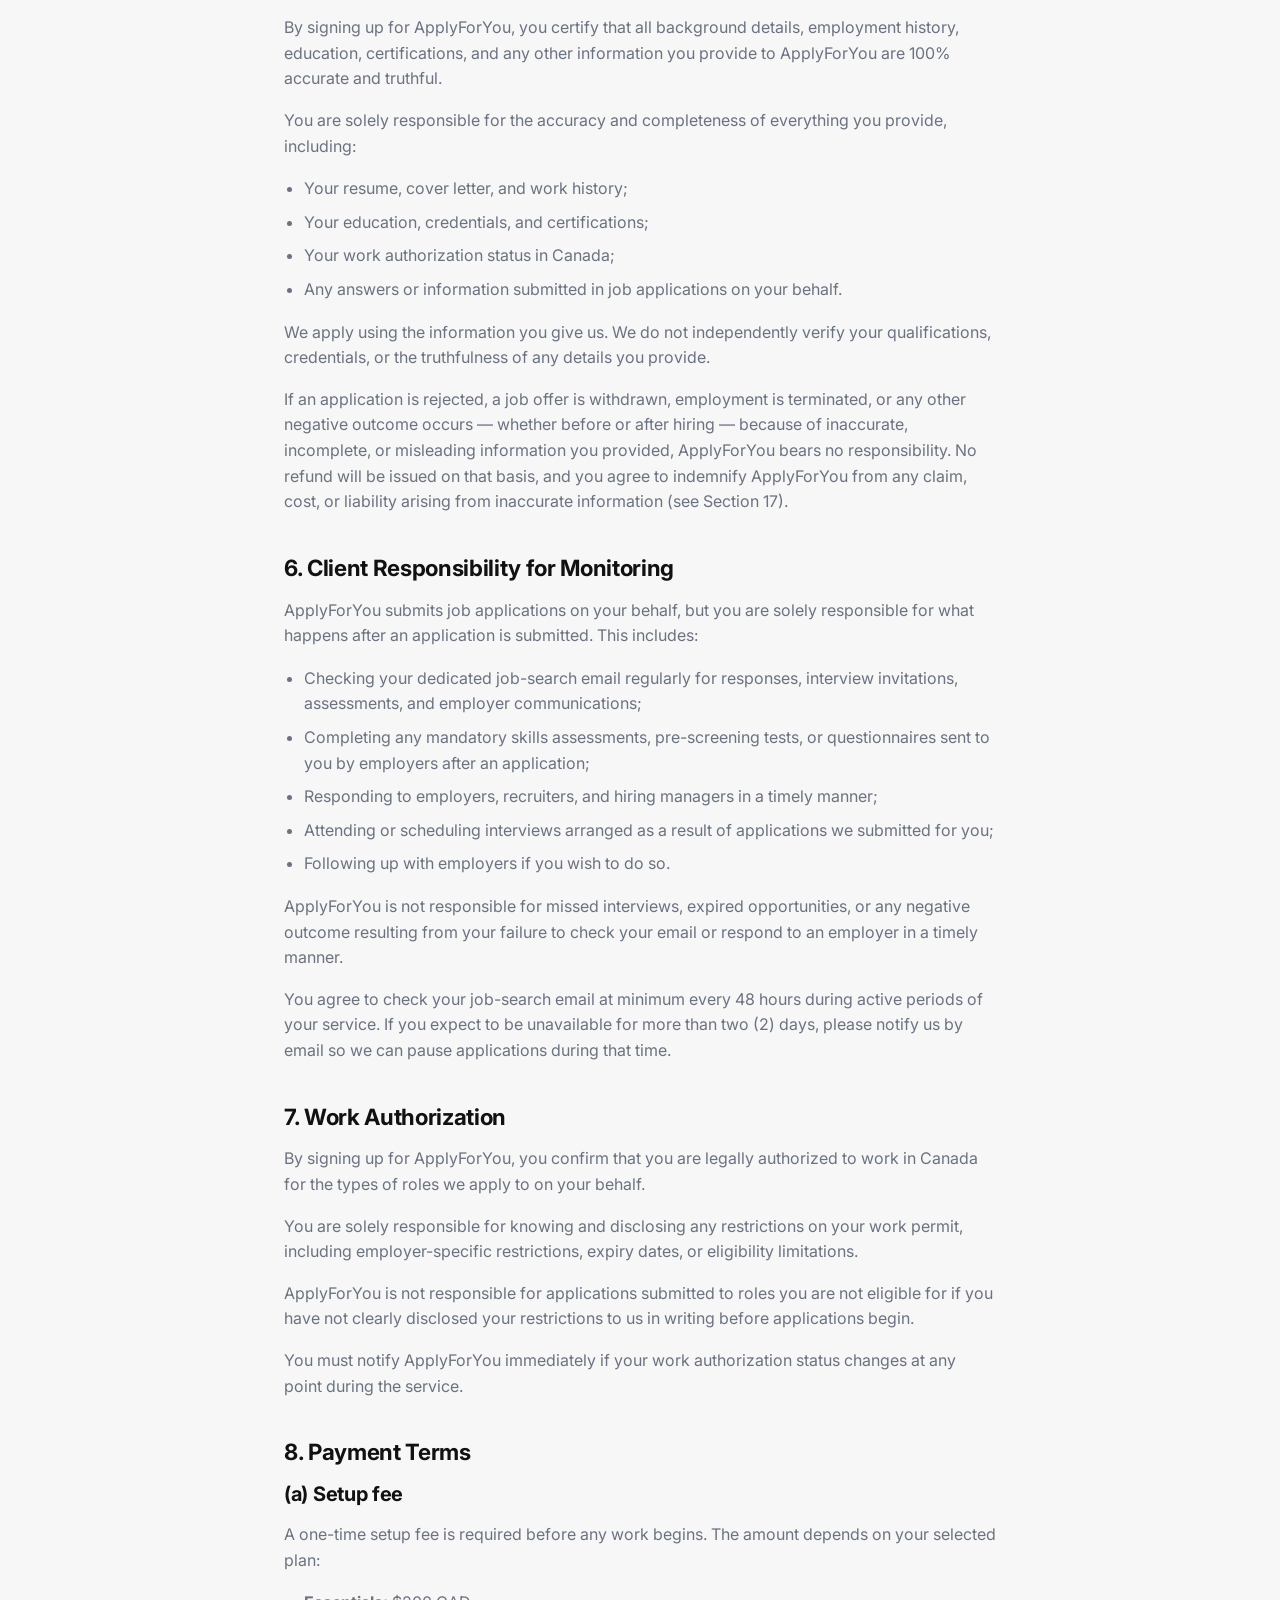
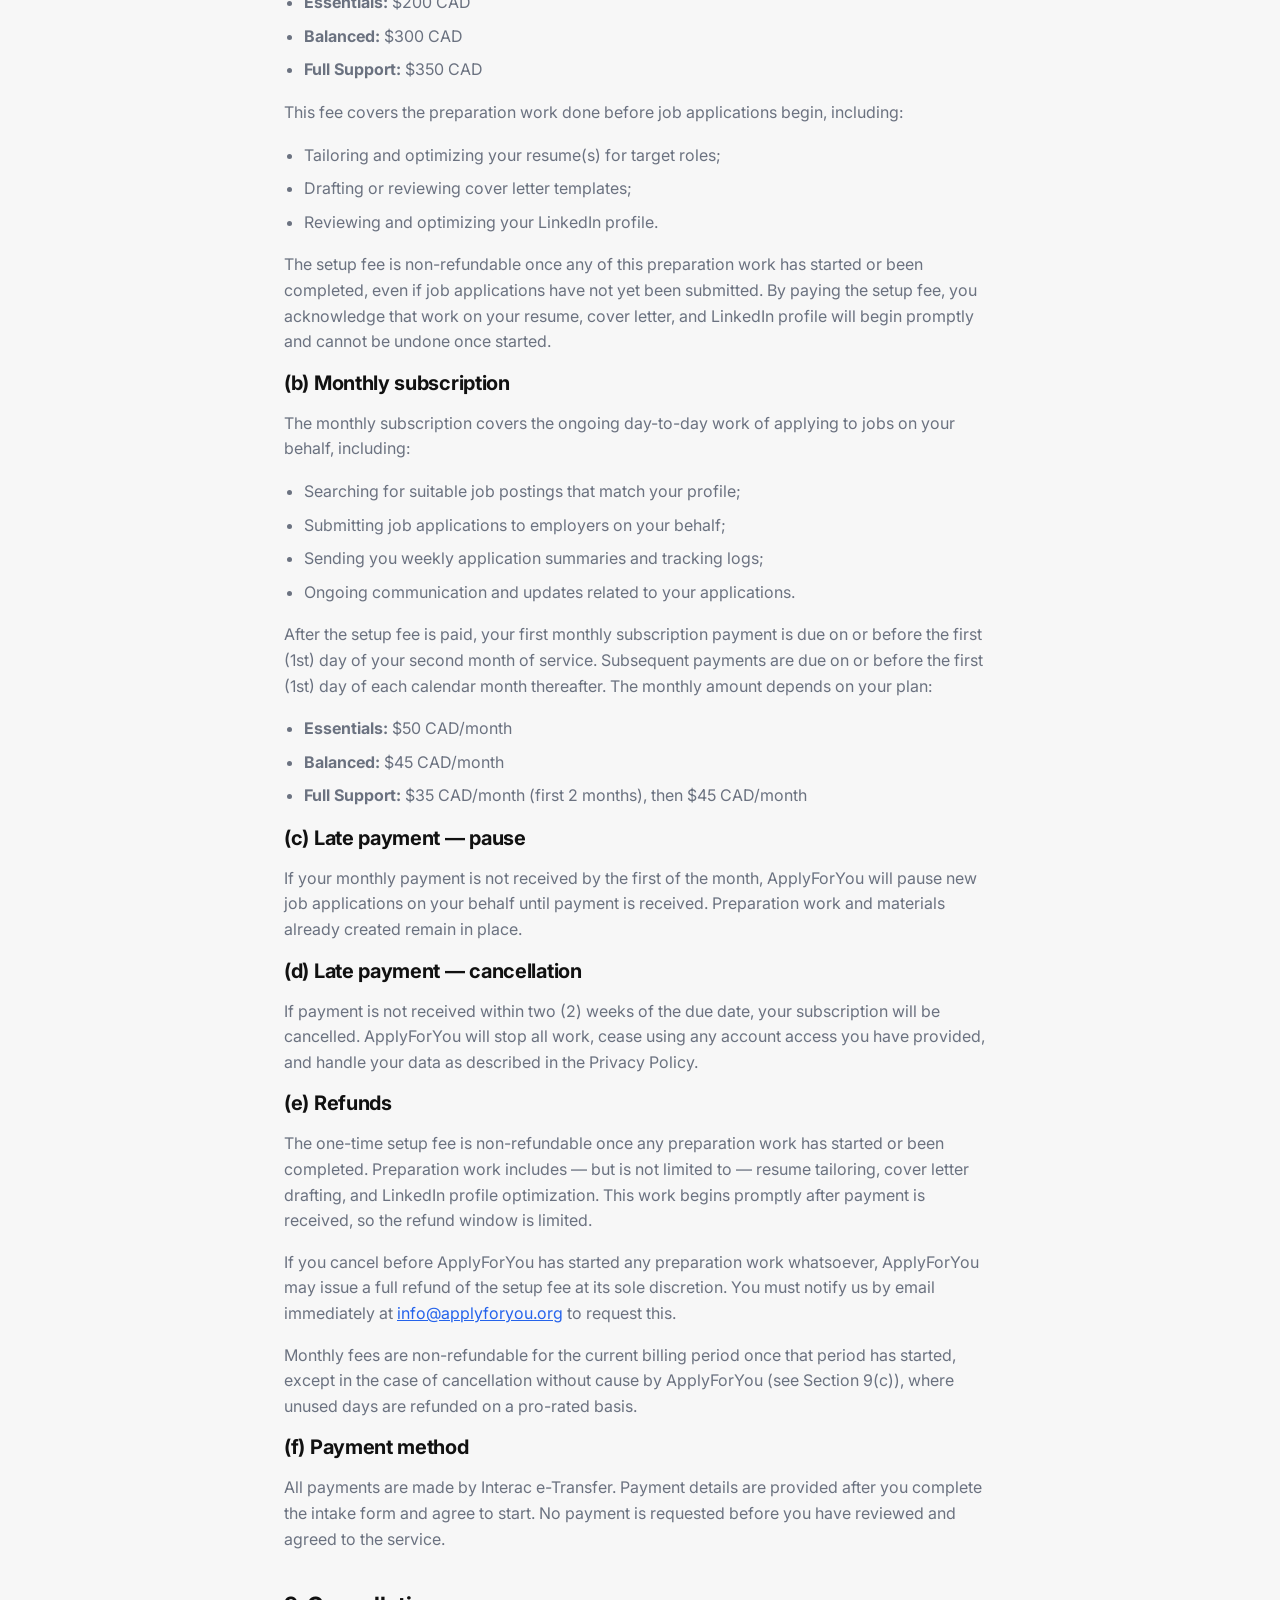
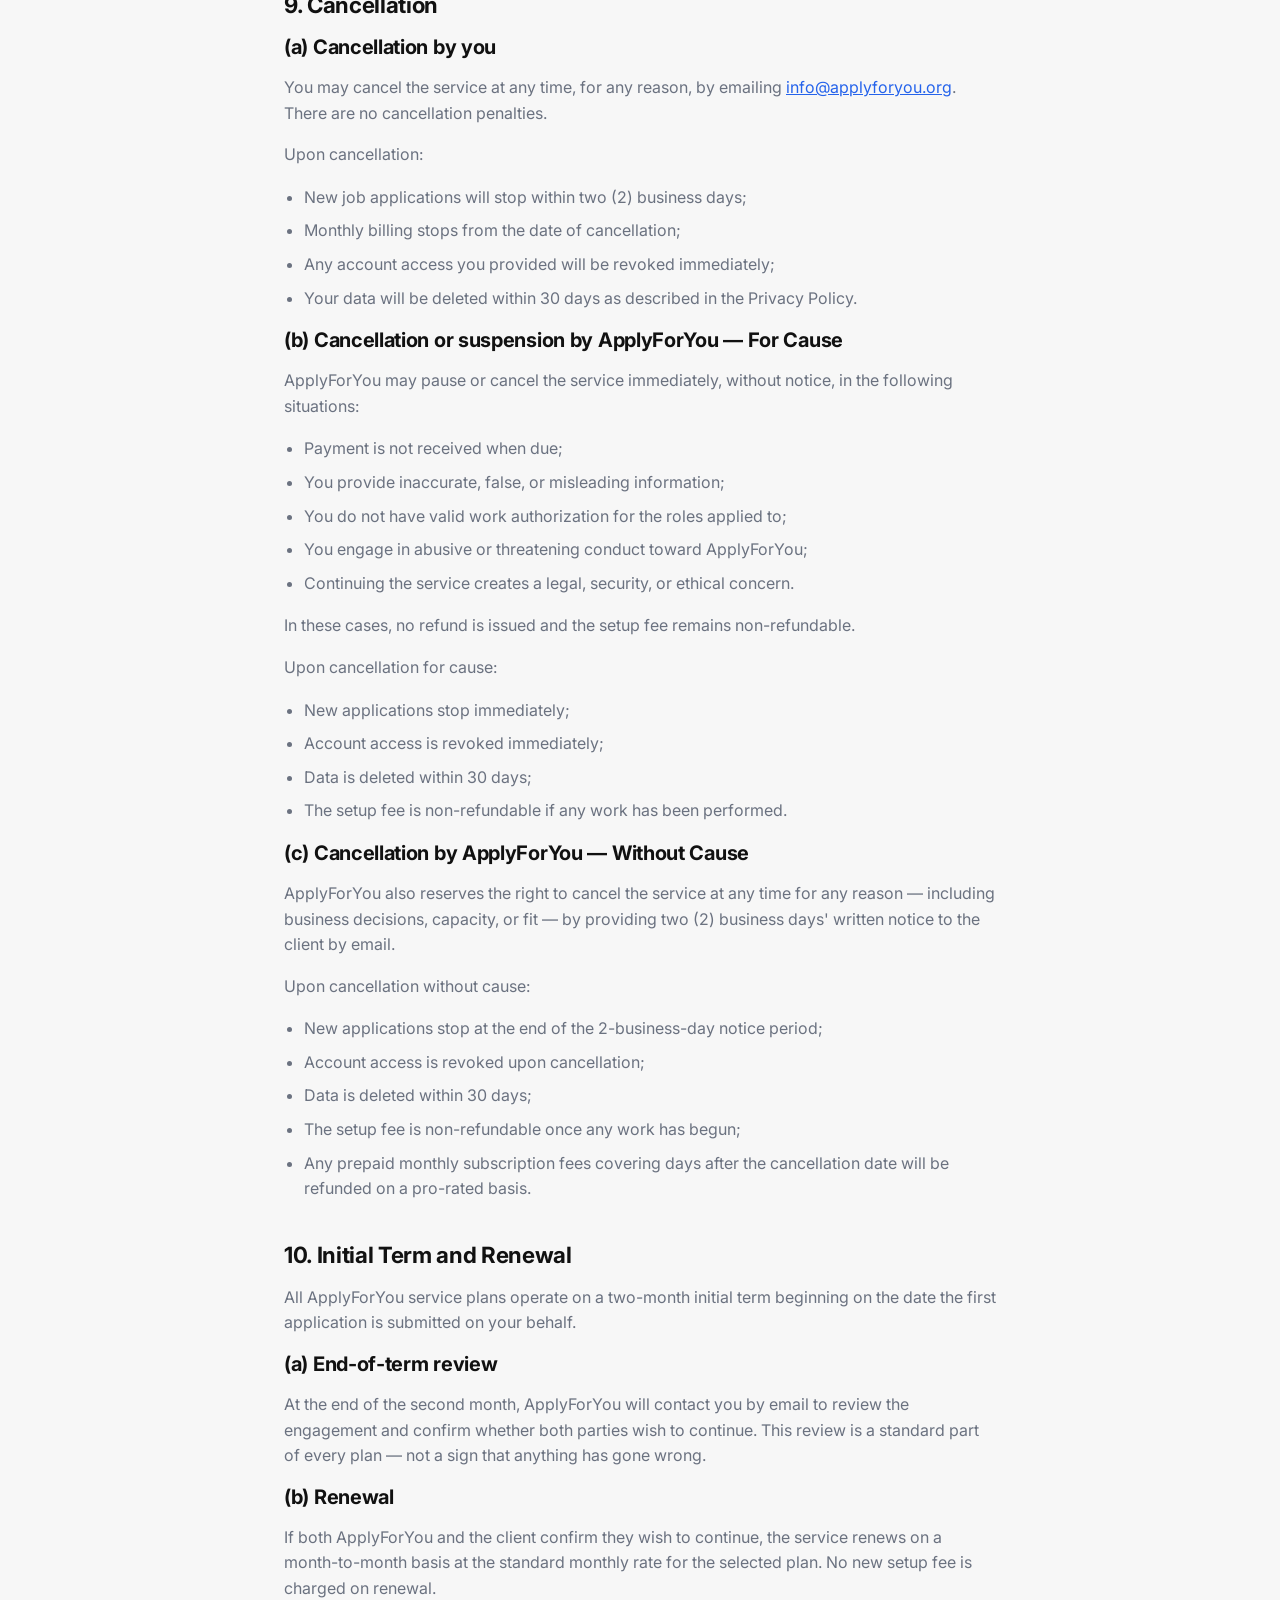
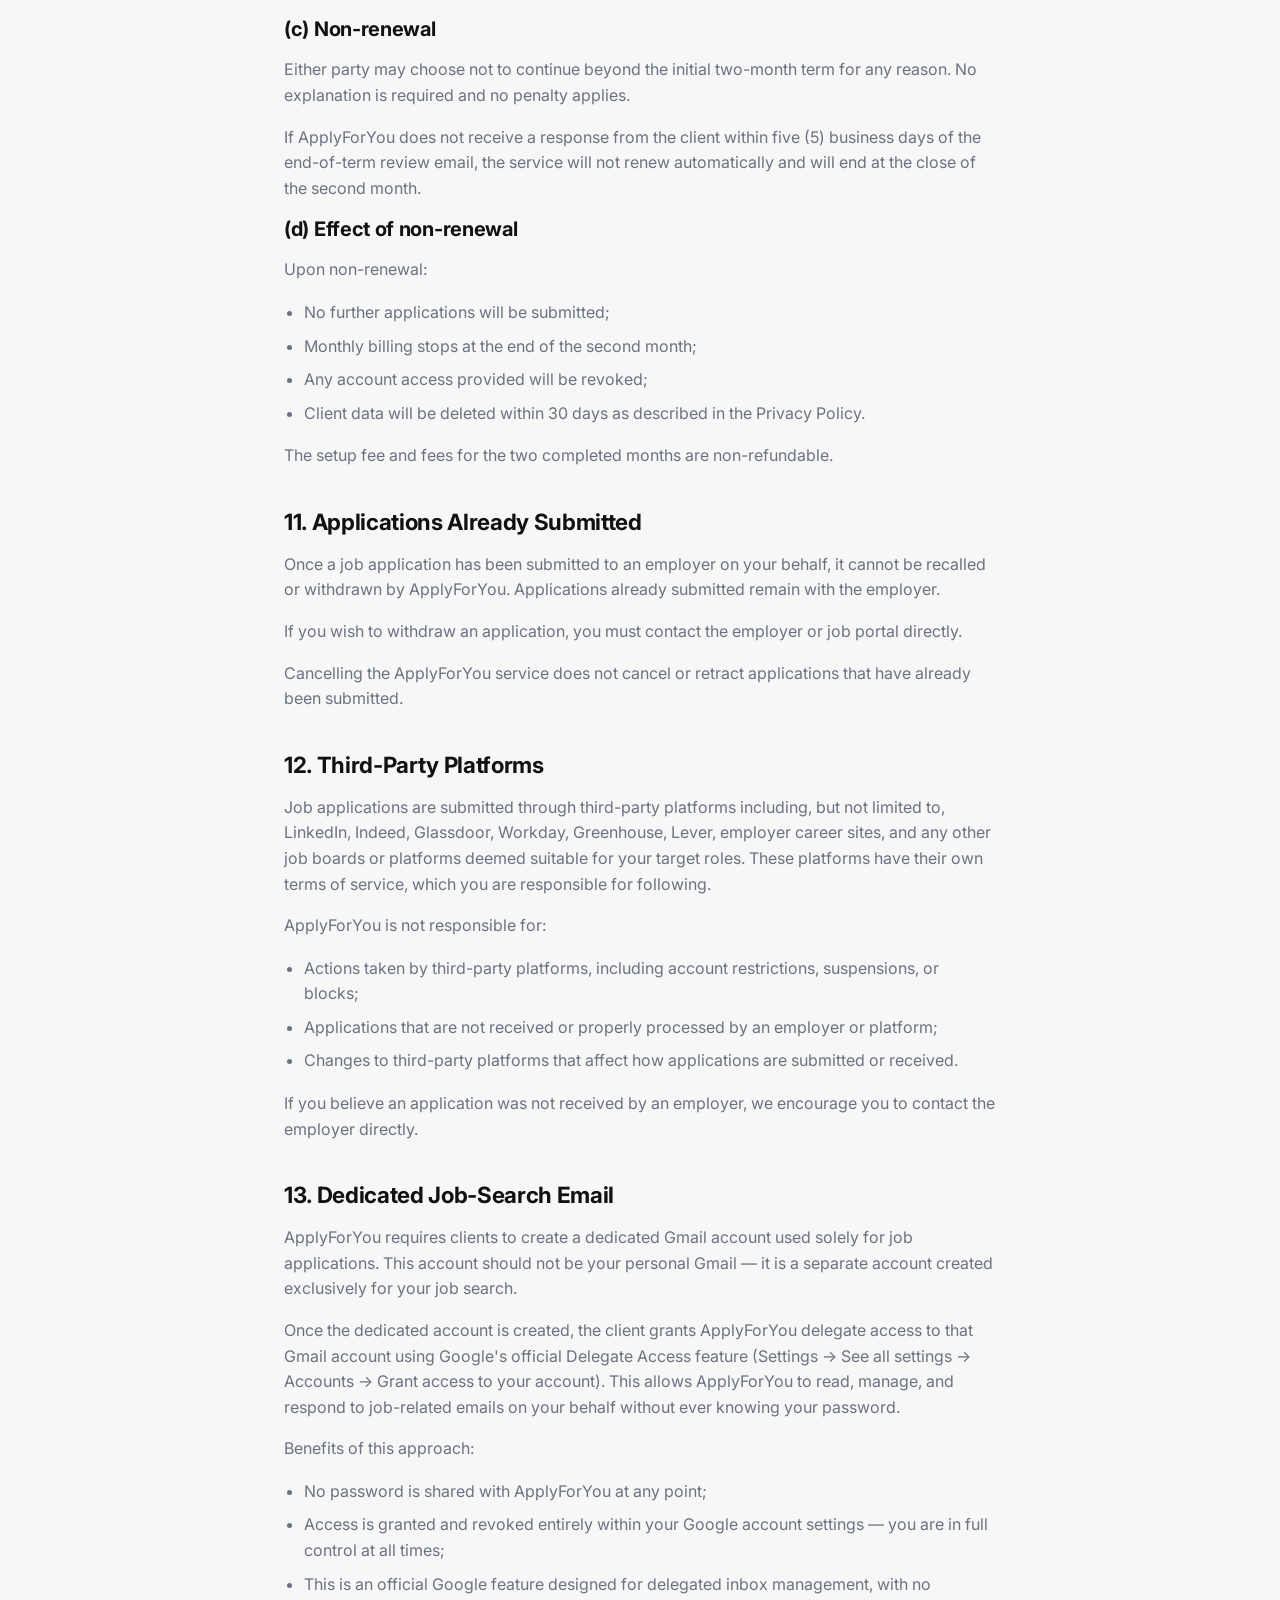
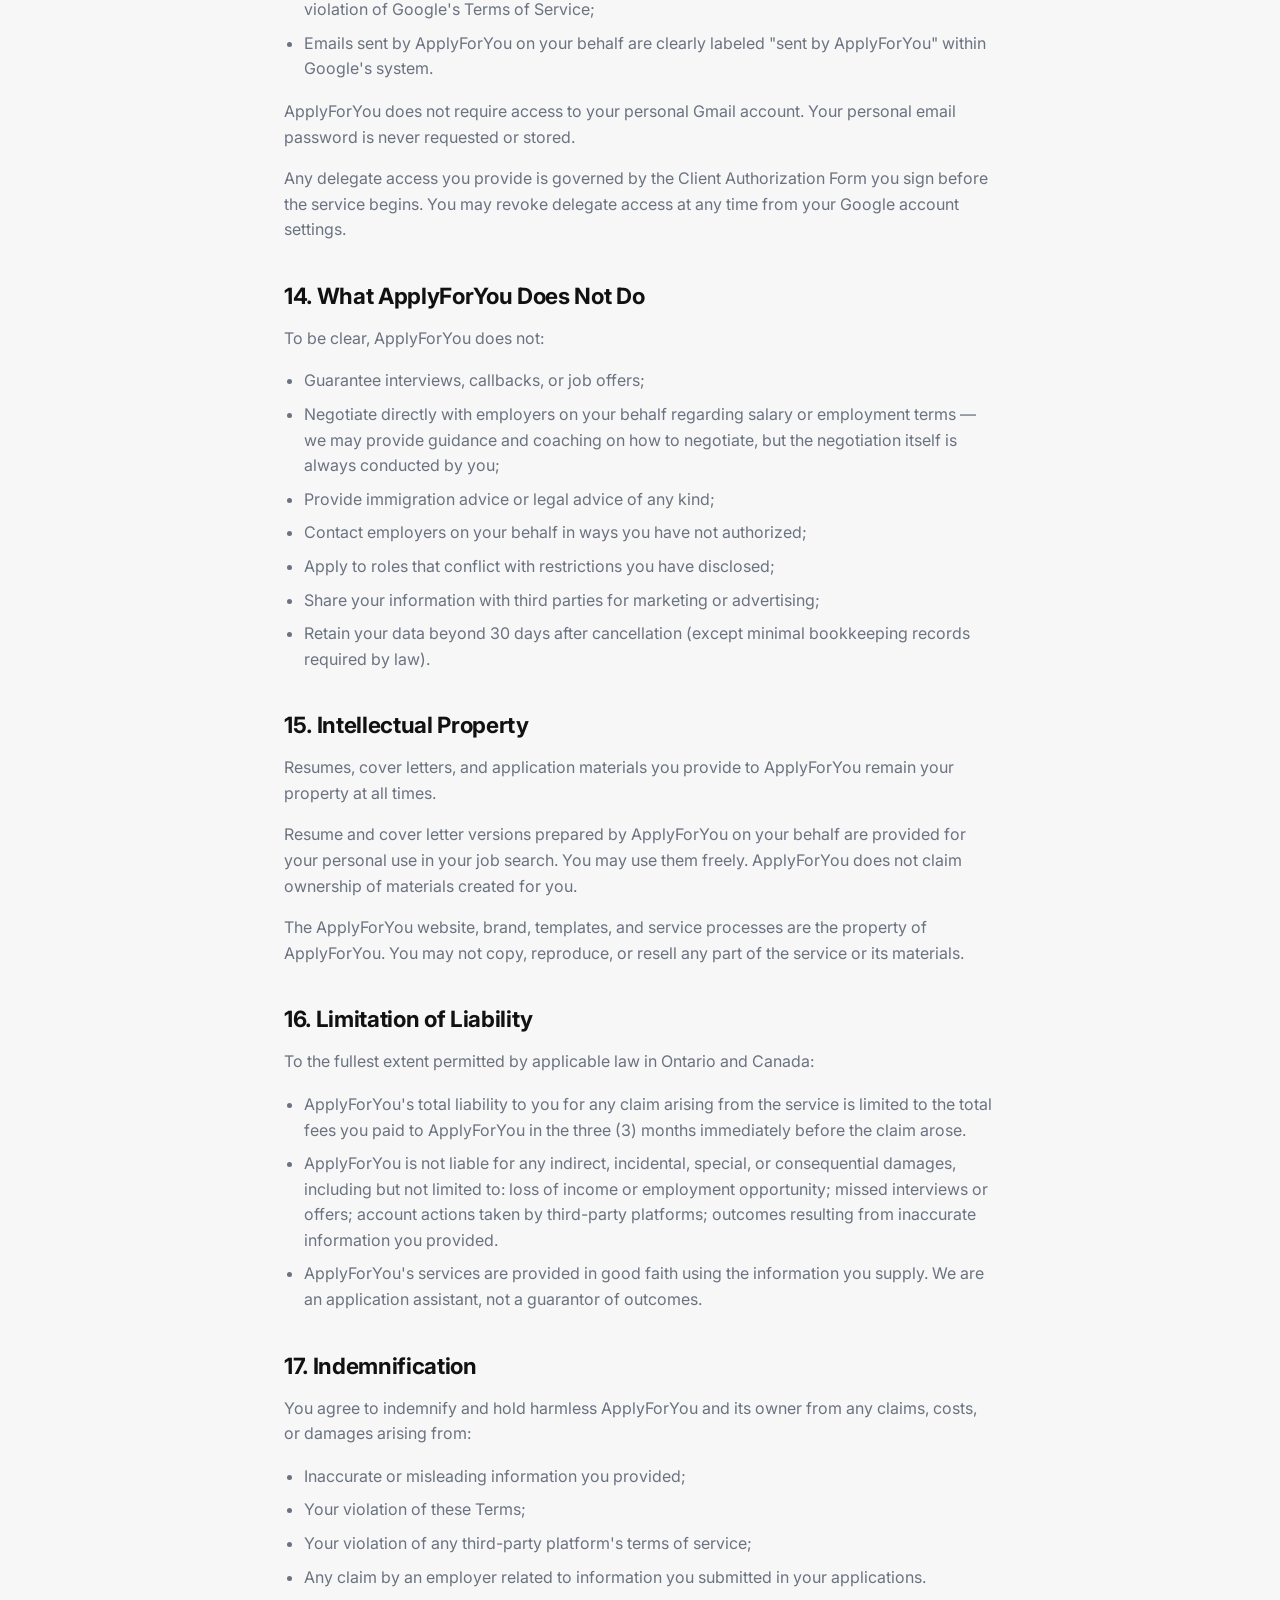
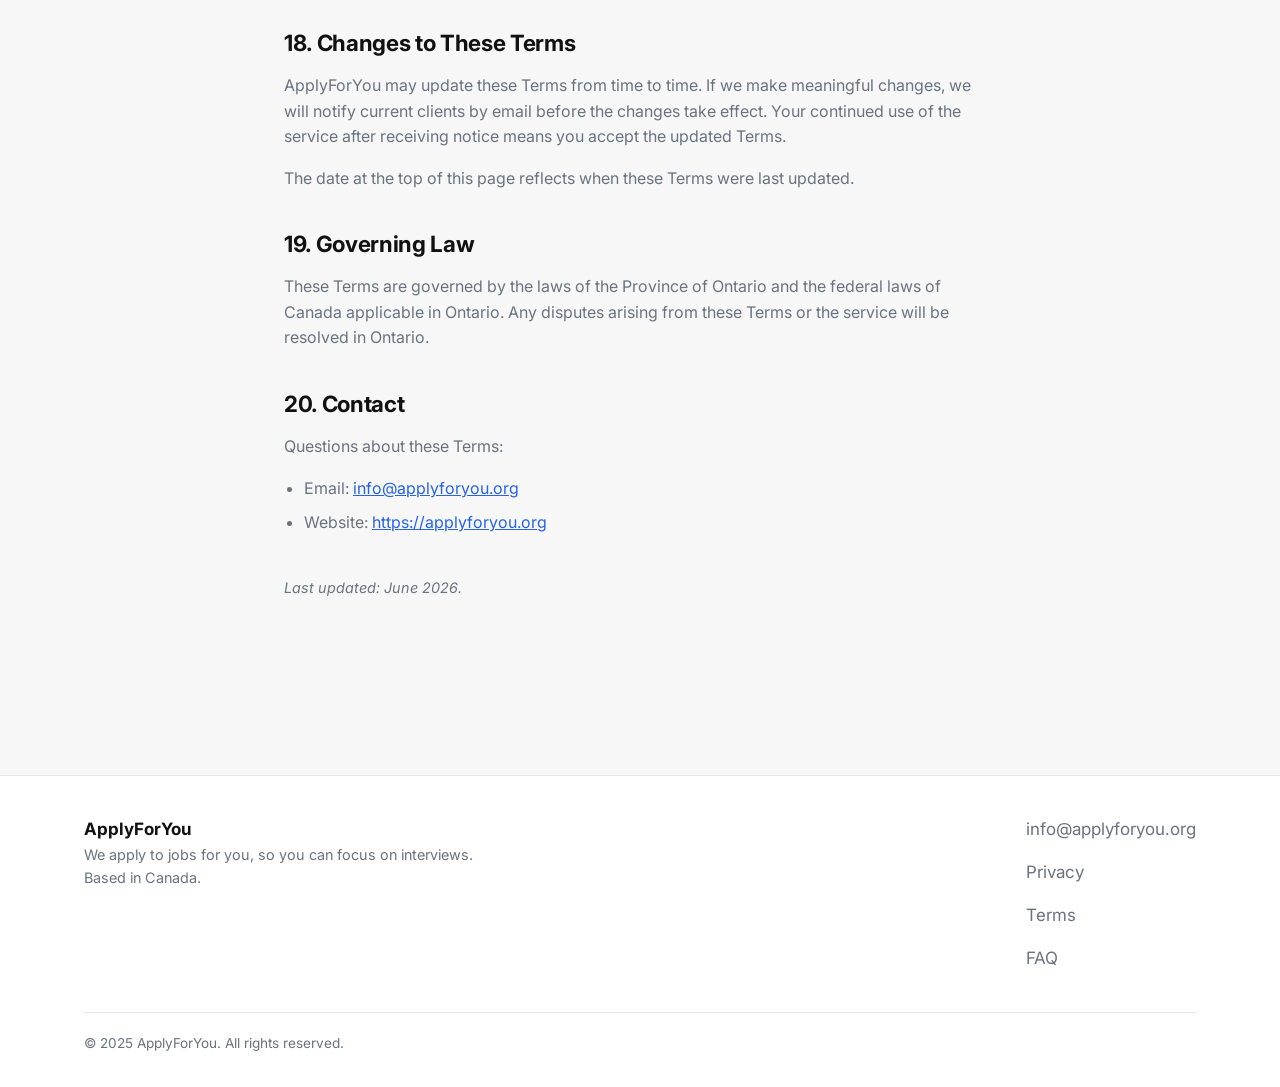
<file: terms/index.html>
<!DOCTYPE html>
<html lang="en">
<head>
  <meta charset="UTF-8" />
  <meta name="viewport" content="width=device-width, initial-scale=1.0" />
  <title>Terms &amp; Conditions — ApplyForYou</title>
  <meta name="description" content="Terms and Conditions for using the ApplyForYou job application assistance service. Plain English, Ontario law." />
  <meta name="theme-color" content="#2563EB" />
  <link rel="icon" type="image/svg+xml" href="/assets/img/favicon.svg" />
  <link rel="preconnect" href="https://fonts.googleapis.com" />
  <link rel="preconnect" href="https://fonts.gstatic.com" crossorigin />
  <link href="https://fonts.googleapis.com/css2?family=Inter:wght@400;500;600;700&display=swap" rel="stylesheet" />
  <link rel="stylesheet" href="/assets/css/styles.css" />
</head>
<body>

  <header class="nav">
    <div class="container nav__inner">
      <a class="nav__brand" href="/" aria-label="ApplyForYou home">
        <img class="nav__brand-mark" src="/assets/img/logo.svg" alt="" />
        <span>ApplyForYou</span>
      </a>
      <ul class="nav__links">
        <li><a href="/#how">How it works</a></li>
        <li><a href="/#pricing">Pricing</a></li>
        <li><a href="/#faq">FAQ</a></li>
        <li><a href="/#about">About</a></li>
        <li class="nav__cta"><a class="btn btn--primary" href="/#intake">Get started</a></li>
      </ul>
    </div>
  </header>

  <main>
    <section class="section">
      <div class="container longform">
        <h1>Terms &amp; Conditions</h1>

        <p>These Terms and Conditions ("Terms") apply to anyone who visits the ApplyForYou website, fills out the intake form, or becomes a client of ApplyForYou. By using the site or signing up for the service, you agree to these Terms.</p>
        <p>If you do not agree, please do not use the website or sign up.</p>
        <p>ApplyForYou is a job application assistance service based in Canada. Contact: <a href="mailto:info@applyforyou.org">info@applyforyou.org</a>.</p>

        <h2>1. What ApplyForYou Does</h2>
        <p>ApplyForYou is a virtual administrative assistant and job application data-entry service. We search publicly advertised job postings that match your goals and submit applications on your behalf, with your written authorization. Depending on your plan, we also assist with resume preparation, cover letter templates, LinkedIn profile guidance, and interview preparation.</p>
        <p>ApplyForYou provides administrative data-entry labor only. We fill out job application forms and submit them using the information and materials you provide to us. That is the full scope of the service.</p>
        <p>ApplyForYou is <strong>NOT</strong> a recruiter, staffing agency, or employment agency under the Ontario Employment Standards Act or any other applicable law. Specifically:</p>
        <ul>
          <li>We do not source unadvertised or hidden job opportunities;</li>
          <li>We do not have relationships with employers or hiring managers;</li>
          <li>We do not place, refer, or match candidates into roles;</li>
          <li>We do not negotiate directly with employers on your behalf;</li>
          <li>We do not charge employers any fee — we are paid by you, the job seeker, strictly for administrative time and document work.</li>
        </ul>
        <p>This distinction is important. Under Ontario law, acting as a "recruiter" or "employment agency" requires a formal license from the Ministry of Labour. ApplyForYou is not and does not operate as a licensed recruiter. If you are looking for recruitment or headhunting services, ApplyForYou is not the right service for you.</p>

        <h2>2. Eligibility</h2>
        <p>To use ApplyForYou, you must:</p>
        <ul>
          <li>Be at least 18 years of age;</li>
          <li>Be located in Canada or applying to jobs in Canada;</li>
          <li>Have valid work authorization in Canada for the roles you ask us to apply to on your behalf; and</li>
          <li>Provide accurate and complete information about yourself.</li>
        </ul>
        <p>If you do not meet these requirements, do not sign up for the service.</p>

        <h2>3. No Guarantee of Employment</h2>
        <p>ApplyForYou provides administrative data-entry labor only. The service does not guarantee interview callbacks, job placements, employer responses, or employment of any kind.</p>
        <p>You are paying for the administrative time and work spent preparing and submitting applications on your behalf — not for securing interviews, offers, or any particular outcome. Hiring decisions are made entirely by employers and depend on many factors outside our control, including market conditions, employer preferences, competition from other candidates, and your qualifications.</p>
        <p>What we offer is consistent, quality job applications submitted on your behalf every week, using the information and materials you provide.</p>
        <p>ApplyForYou aims to submit 20 or more targeted applications per week but does not guarantee a specific weekly volume. The number of applications submitted will depend on how many roles genuinely match your qualifications, preferences, and work authorization in a given week. We will never apply to irrelevant roles just to meet a number. Quality over quantity is how we operate.</p>
        <p>No verbal or written statement from ApplyForYou — including anything said in emails, calls, or meetings — should be interpreted as a guarantee of any employment outcome or specific application volume unless explicitly stated in writing and signed by both parties.</p>

        <h2>4. Client Authorization and Proxy Grant</h2>
        <p>Before we begin any work — including resume preparation, job sourcing, or submitting applications — we require you to complete and sign a Client Authorization Form.</p>
        <p>That form confirms:</p>
        <ul>
          <li>You have authorized ApplyForYou to apply to jobs on your behalf;</li>
          <li>The scope of any account or email access you are providing;</li>
          <li>Your payment terms and cancellation rights;</li>
          <li>Your acknowledgement that we do not guarantee employment outcomes.</li>
        </ul>
        <p>No applications are submitted without that signed authorization. No work of any kind begins before we receive both the signed authorization and your one-time setup fee.</p>
        <p>Once your resume and other application materials have been prepared, ApplyForYou will share the final versions with you for review. Before any job applications are submitted, you are required to sign a Resume Approval Form confirming that:</p>
        <ul>
          <li>You have reviewed all resume and cover letter versions prepared on your behalf;</li>
          <li>The information contained in those documents is 100% accurate, complete, and truthful to the best of your knowledge;</li>
          <li>You authorize ApplyForYou to use those approved documents to apply to jobs on your behalf.</li>
        </ul>
        <p>No job applications will be submitted until this Resume Approval Form is signed. Once signed, ApplyForYou is not responsible for any inaccuracies in the approved documents, and no refund will be issued on that basis.</p>
        <p>By signing the Client Authorization Form, you explicitly grant ApplyForYou the legal authority to act as your administrative proxy for the purpose of submitting job applications. This includes:</p>
        <ul>
          <li>Filling out job application forms and corporate career portals using the information and documents you have provided;</li>
          <li>Checking standard acknowledgement or terms-of-service boxes on job portals on your behalf, where those boxes confirm that submitted information is accurate (accuracy remains your sole responsibility);</li>
          <li>Uploading your resume, cover letter, and other documents you provide.</li>
        </ul>
        <p>This proxy grant is limited strictly to administrative data-entry actions required to submit job applications. It does not authorize ApplyForYou to make any legal, financial, or employment decisions on your behalf.</p>

        <h2>5. Accuracy of Your Information</h2>
        <p>By signing up for ApplyForYou, you certify that all background details, employment history, education, certifications, and any other information you provide to ApplyForYou are 100% accurate and truthful.</p>
        <p>You are solely responsible for the accuracy and completeness of everything you provide, including:</p>
        <ul>
          <li>Your resume, cover letter, and work history;</li>
          <li>Your education, credentials, and certifications;</li>
          <li>Your work authorization status in Canada;</li>
          <li>Any answers or information submitted in job applications on your behalf.</li>
        </ul>
        <p>We apply using the information you give us. We do not independently verify your qualifications, credentials, or the truthfulness of any details you provide.</p>
        <p>If an application is rejected, a job offer is withdrawn, employment is terminated, or any other negative outcome occurs — whether before or after hiring — because of inaccurate, incomplete, or misleading information you provided, ApplyForYou bears no responsibility. No refund will be issued on that basis, and you agree to indemnify ApplyForYou from any claim, cost, or liability arising from inaccurate information (see Section 17).</p>

        <h2>6. Client Responsibility for Monitoring</h2>
        <p>ApplyForYou submits job applications on your behalf, but you are solely responsible for what happens after an application is submitted. This includes:</p>
        <ul>
          <li>Checking your dedicated job-search email regularly for responses, interview invitations, assessments, and employer communications;</li>
          <li>Completing any mandatory skills assessments, pre-screening tests, or questionnaires sent to you by employers after an application;</li>
          <li>Responding to employers, recruiters, and hiring managers in a timely manner;</li>
          <li>Attending or scheduling interviews arranged as a result of applications we submitted for you;</li>
          <li>Following up with employers if you wish to do so.</li>
        </ul>
        <p>ApplyForYou is not responsible for missed interviews, expired opportunities, or any negative outcome resulting from your failure to check your email or respond to an employer in a timely manner.</p>
        <p>You agree to check your job-search email at minimum every 48 hours during active periods of your service. If you expect to be unavailable for more than two (2) days, please notify us by email so we can pause applications during that time.</p>

        <h2>7. Work Authorization</h2>
        <p>By signing up for ApplyForYou, you confirm that you are legally authorized to work in Canada for the types of roles we apply to on your behalf.</p>
        <p>You are solely responsible for knowing and disclosing any restrictions on your work permit, including employer-specific restrictions, expiry dates, or eligibility limitations.</p>
        <p>ApplyForYou is not responsible for applications submitted to roles you are not eligible for if you have not clearly disclosed your restrictions to us in writing before applications begin.</p>
        <p>You must notify ApplyForYou immediately if your work authorization status changes at any point during the service.</p>

        <h2>8. Payment Terms</h2>

        <h3>(a) Setup fee</h3>
        <p>A one-time setup fee is required before any work begins. The amount depends on your selected plan:</p>
        <ul>
          <li><strong>Essentials:</strong> $200 CAD</li>
          <li><strong>Balanced:</strong> $300 CAD</li>
          <li><strong>Full Support:</strong> $350 CAD</li>
        </ul>
        <p>This fee covers the preparation work done before job applications begin, including:</p>
        <ul>
          <li>Tailoring and optimizing your resume(s) for target roles;</li>
          <li>Drafting or reviewing cover letter templates;</li>
          <li>Reviewing and optimizing your LinkedIn profile.</li>
        </ul>
        <p>The setup fee is non-refundable once any of this preparation work has started or been completed, even if job applications have not yet been submitted. By paying the setup fee, you acknowledge that work on your resume, cover letter, and LinkedIn profile will begin promptly and cannot be undone once started.</p>

        <h3>(b) Monthly subscription</h3>
        <p>The monthly subscription covers the ongoing day-to-day work of applying to jobs on your behalf, including:</p>
        <ul>
          <li>Searching for suitable job postings that match your profile;</li>
          <li>Submitting job applications to employers on your behalf;</li>
          <li>Sending you weekly application summaries and tracking logs;</li>
          <li>Ongoing communication and updates related to your applications.</li>
        </ul>
        <p>After the setup fee is paid, your first monthly subscription payment is due on or before the first (1st) day of your second month of service. Subsequent payments are due on or before the first (1st) day of each calendar month thereafter. The monthly amount depends on your plan:</p>
        <ul>
          <li><strong>Essentials:</strong> $50 CAD/month</li>
          <li><strong>Balanced:</strong> $45 CAD/month</li>
          <li><strong>Full Support:</strong> $35 CAD/month (first 2 months), then $45 CAD/month</li>
        </ul>

        <h3>(c) Late payment — pause</h3>
        <p>If your monthly payment is not received by the first of the month, ApplyForYou will pause new job applications on your behalf until payment is received. Preparation work and materials already created remain in place.</p>

        <h3>(d) Late payment — cancellation</h3>
        <p>If payment is not received within two (2) weeks of the due date, your subscription will be cancelled. ApplyForYou will stop all work, cease using any account access you have provided, and handle your data as described in the Privacy Policy.</p>

        <h3>(e) Refunds</h3>
        <p>The one-time setup fee is non-refundable once any preparation work has started or been completed. Preparation work includes — but is not limited to — resume tailoring, cover letter drafting, and LinkedIn profile optimization. This work begins promptly after payment is received, so the refund window is limited.</p>
        <p>If you cancel before ApplyForYou has started any preparation work whatsoever, ApplyForYou may issue a full refund of the setup fee at its sole discretion. You must notify us by email immediately at <a href="mailto:info@applyforyou.org">info@applyforyou.org</a> to request this.</p>
        <p>Monthly fees are non-refundable for the current billing period once that period has started, except in the case of cancellation without cause by ApplyForYou (see Section 9(c)), where unused days are refunded on a pro-rated basis.</p>

        <h3>(f) Payment method</h3>
        <p>All payments are made by Interac e-Transfer. Payment details are provided after you complete the intake form and agree to start. No payment is requested before you have reviewed and agreed to the service.</p>

        <h2>9. Cancellation</h2>

        <h3>(a) Cancellation by you</h3>
        <p>You may cancel the service at any time, for any reason, by emailing <a href="mailto:info@applyforyou.org">info@applyforyou.org</a>. There are no cancellation penalties.</p>
        <p>Upon cancellation:</p>
        <ul>
          <li>New job applications will stop within two (2) business days;</li>
          <li>Monthly billing stops from the date of cancellation;</li>
          <li>Any account access you provided will be revoked immediately;</li>
          <li>Your data will be deleted within 30 days as described in the Privacy Policy.</li>
        </ul>

        <h3>(b) Cancellation or suspension by ApplyForYou — For Cause</h3>
        <p>ApplyForYou may pause or cancel the service immediately, without notice, in the following situations:</p>
        <ul>
          <li>Payment is not received when due;</li>
          <li>You provide inaccurate, false, or misleading information;</li>
          <li>You do not have valid work authorization for the roles applied to;</li>
          <li>You engage in abusive or threatening conduct toward ApplyForYou;</li>
          <li>Continuing the service creates a legal, security, or ethical concern.</li>
        </ul>
        <p>In these cases, no refund is issued and the setup fee remains non-refundable.</p>
        <p>Upon cancellation for cause:</p>
        <ul>
          <li>New applications stop immediately;</li>
          <li>Account access is revoked immediately;</li>
          <li>Data is deleted within 30 days;</li>
          <li>The setup fee is non-refundable if any work has been performed.</li>
        </ul>

        <h3>(c) Cancellation by ApplyForYou — Without Cause</h3>
        <p>ApplyForYou also reserves the right to cancel the service at any time for any reason — including business decisions, capacity, or fit — by providing two (2) business days' written notice to the client by email.</p>
        <p>Upon cancellation without cause:</p>
        <ul>
          <li>New applications stop at the end of the 2-business-day notice period;</li>
          <li>Account access is revoked upon cancellation;</li>
          <li>Data is deleted within 30 days;</li>
          <li>The setup fee is non-refundable once any work has begun;</li>
          <li>Any prepaid monthly subscription fees covering days after the cancellation date will be refunded on a pro-rated basis.</li>
        </ul>

        <h2>10. Initial Term and Renewal</h2>
        <p>All ApplyForYou service plans operate on a two-month initial term beginning on the date the first application is submitted on your behalf.</p>

        <h3>(a) End-of-term review</h3>
        <p>At the end of the second month, ApplyForYou will contact you by email to review the engagement and confirm whether both parties wish to continue. This review is a standard part of every plan — not a sign that anything has gone wrong.</p>

        <h3>(b) Renewal</h3>
        <p>If both ApplyForYou and the client confirm they wish to continue, the service renews on a month-to-month basis at the standard monthly rate for the selected plan. No new setup fee is charged on renewal.</p>

        <h3>(c) Non-renewal</h3>
        <p>Either party may choose not to continue beyond the initial two-month term for any reason. No explanation is required and no penalty applies.</p>
        <p>If ApplyForYou does not receive a response from the client within five (5) business days of the end-of-term review email, the service will not renew automatically and will end at the close of the second month.</p>

        <h3>(d) Effect of non-renewal</h3>
        <p>Upon non-renewal:</p>
        <ul>
          <li>No further applications will be submitted;</li>
          <li>Monthly billing stops at the end of the second month;</li>
          <li>Any account access provided will be revoked;</li>
          <li>Client data will be deleted within 30 days as described in the Privacy Policy.</li>
        </ul>
        <p>The setup fee and fees for the two completed months are non-refundable.</p>

        <h2>11. Applications Already Submitted</h2>
        <p>Once a job application has been submitted to an employer on your behalf, it cannot be recalled or withdrawn by ApplyForYou. Applications already submitted remain with the employer.</p>
        <p>If you wish to withdraw an application, you must contact the employer or job portal directly.</p>
        <p>Cancelling the ApplyForYou service does not cancel or retract applications that have already been submitted.</p>

        <h2>12. Third-Party Platforms</h2>
        <p>Job applications are submitted through third-party platforms including, but not limited to, LinkedIn, Indeed, Glassdoor, Workday, Greenhouse, Lever, employer career sites, and any other job boards or platforms deemed suitable for your target roles. These platforms have their own terms of service, which you are responsible for following.</p>
        <p>ApplyForYou is not responsible for:</p>
        <ul>
          <li>Actions taken by third-party platforms, including account restrictions, suspensions, or blocks;</li>
          <li>Applications that are not received or properly processed by an employer or platform;</li>
          <li>Changes to third-party platforms that affect how applications are submitted or received.</li>
        </ul>
        <p>If you believe an application was not received by an employer, we encourage you to contact the employer directly.</p>

        <h2>13. Dedicated Job-Search Email</h2>
        <p>ApplyForYou requires clients to create a dedicated Gmail account used solely for job applications. This account should not be your personal Gmail — it is a separate account created exclusively for your job search.</p>
        <p>Once the dedicated account is created, the client grants ApplyForYou delegate access to that Gmail account using Google's official Delegate Access feature (Settings → See all settings → Accounts → Grant access to your account). This allows ApplyForYou to read, manage, and respond to job-related emails on your behalf without ever knowing your password.</p>
        <p>Benefits of this approach:</p>
        <ul>
          <li>No password is shared with ApplyForYou at any point;</li>
          <li>Access is granted and revoked entirely within your Google account settings — you are in full control at all times;</li>
          <li>This is an official Google feature designed for delegated inbox management, with no violation of Google's Terms of Service;</li>
          <li>Emails sent by ApplyForYou on your behalf are clearly labeled "sent by ApplyForYou" within Google's system.</li>
        </ul>
        <p>ApplyForYou does not require access to your personal Gmail account. Your personal email password is never requested or stored.</p>
        <p>Any delegate access you provide is governed by the Client Authorization Form you sign before the service begins. You may revoke delegate access at any time from your Google account settings.</p>

        <h2>14. What ApplyForYou Does Not Do</h2>
        <p>To be clear, ApplyForYou does not:</p>
        <ul>
          <li>Guarantee interviews, callbacks, or job offers;</li>
          <li>Negotiate directly with employers on your behalf regarding salary or employment terms — we may provide guidance and coaching on how to negotiate, but the negotiation itself is always conducted by you;</li>
          <li>Provide immigration advice or legal advice of any kind;</li>
          <li>Contact employers on your behalf in ways you have not authorized;</li>
          <li>Apply to roles that conflict with restrictions you have disclosed;</li>
          <li>Share your information with third parties for marketing or advertising;</li>
          <li>Retain your data beyond 30 days after cancellation (except minimal bookkeeping records required by law).</li>
        </ul>

        <h2>15. Intellectual Property</h2>
        <p>Resumes, cover letters, and application materials you provide to ApplyForYou remain your property at all times.</p>
        <p>Resume and cover letter versions prepared by ApplyForYou on your behalf are provided for your personal use in your job search. You may use them freely. ApplyForYou does not claim ownership of materials created for you.</p>
        <p>The ApplyForYou website, brand, templates, and service processes are the property of ApplyForYou. You may not copy, reproduce, or resell any part of the service or its materials.</p>

        <h2>16. Limitation of Liability</h2>
        <p>To the fullest extent permitted by applicable law in Ontario and Canada:</p>
        <ul>
          <li>ApplyForYou's total liability to you for any claim arising from the service is limited to the total fees you paid to ApplyForYou in the three (3) months immediately before the claim arose.</li>
          <li>ApplyForYou is not liable for any indirect, incidental, special, or consequential damages, including but not limited to: loss of income or employment opportunity; missed interviews or offers; account actions taken by third-party platforms; outcomes resulting from inaccurate information you provided.</li>
          <li>ApplyForYou's services are provided in good faith using the information you supply. We are an application assistant, not a guarantor of outcomes.</li>
        </ul>

        <h2>17. Indemnification</h2>
        <p>You agree to indemnify and hold harmless ApplyForYou and its owner from any claims, costs, or damages arising from:</p>
        <ul>
          <li>Inaccurate or misleading information you provided;</li>
          <li>Your violation of these Terms;</li>
          <li>Your violation of any third-party platform's terms of service;</li>
          <li>Any claim by an employer related to information you submitted in your applications.</li>
        </ul>

        <h2>18. Changes to These Terms</h2>
        <p>ApplyForYou may update these Terms from time to time. If we make meaningful changes, we will notify current clients by email before the changes take effect. Your continued use of the service after receiving notice means you accept the updated Terms.</p>
        <p>The date at the top of this page reflects when these Terms were last updated.</p>

        <h2>19. Governing Law</h2>
        <p>These Terms are governed by the laws of the Province of Ontario and the federal laws of Canada applicable in Ontario. Any disputes arising from these Terms or the service will be resolved in Ontario.</p>

        <h2>20. Contact</h2>
        <p>Questions about these Terms:</p>
        <ul>
          <li>Email: <a href="mailto:info@applyforyou.org">info@applyforyou.org</a></li>
          <li>Website: <a href="https://applyforyou.org">https://applyforyou.org</a></li>
        </ul>

        <p style="margin-top: var(--space-10); color: var(--color-text-muted); font-size: 0.9rem;"><em>Last updated: June 2026.</em></p>

      </div>
    </section>
  </main>

  <footer class="footer">
    <div class="container">
      <div class="footer__inner">
        <div>
          <div class="footer__brand">ApplyForYou</div>
          <p class="footer__meta">We apply to jobs for you, so you can focus on interviews. Based in Canada.</p>
        </div>
        <ul class="footer__links">
          <li><a href="mailto:info@applyforyou.org">info@applyforyou.org</a></li>
          <li><a href="/privacy">Privacy</a></li>
          <li><a href="/terms">Terms</a></li>
          <li><a href="/#faq">FAQ</a></li>
        </ul>
      </div>
      <div class="footer__bottom">
        <div>&copy; 2025 ApplyForYou. All rights reserved.</div>
      </div>
    </div>
  </footer>

</body>
</html>
</file>
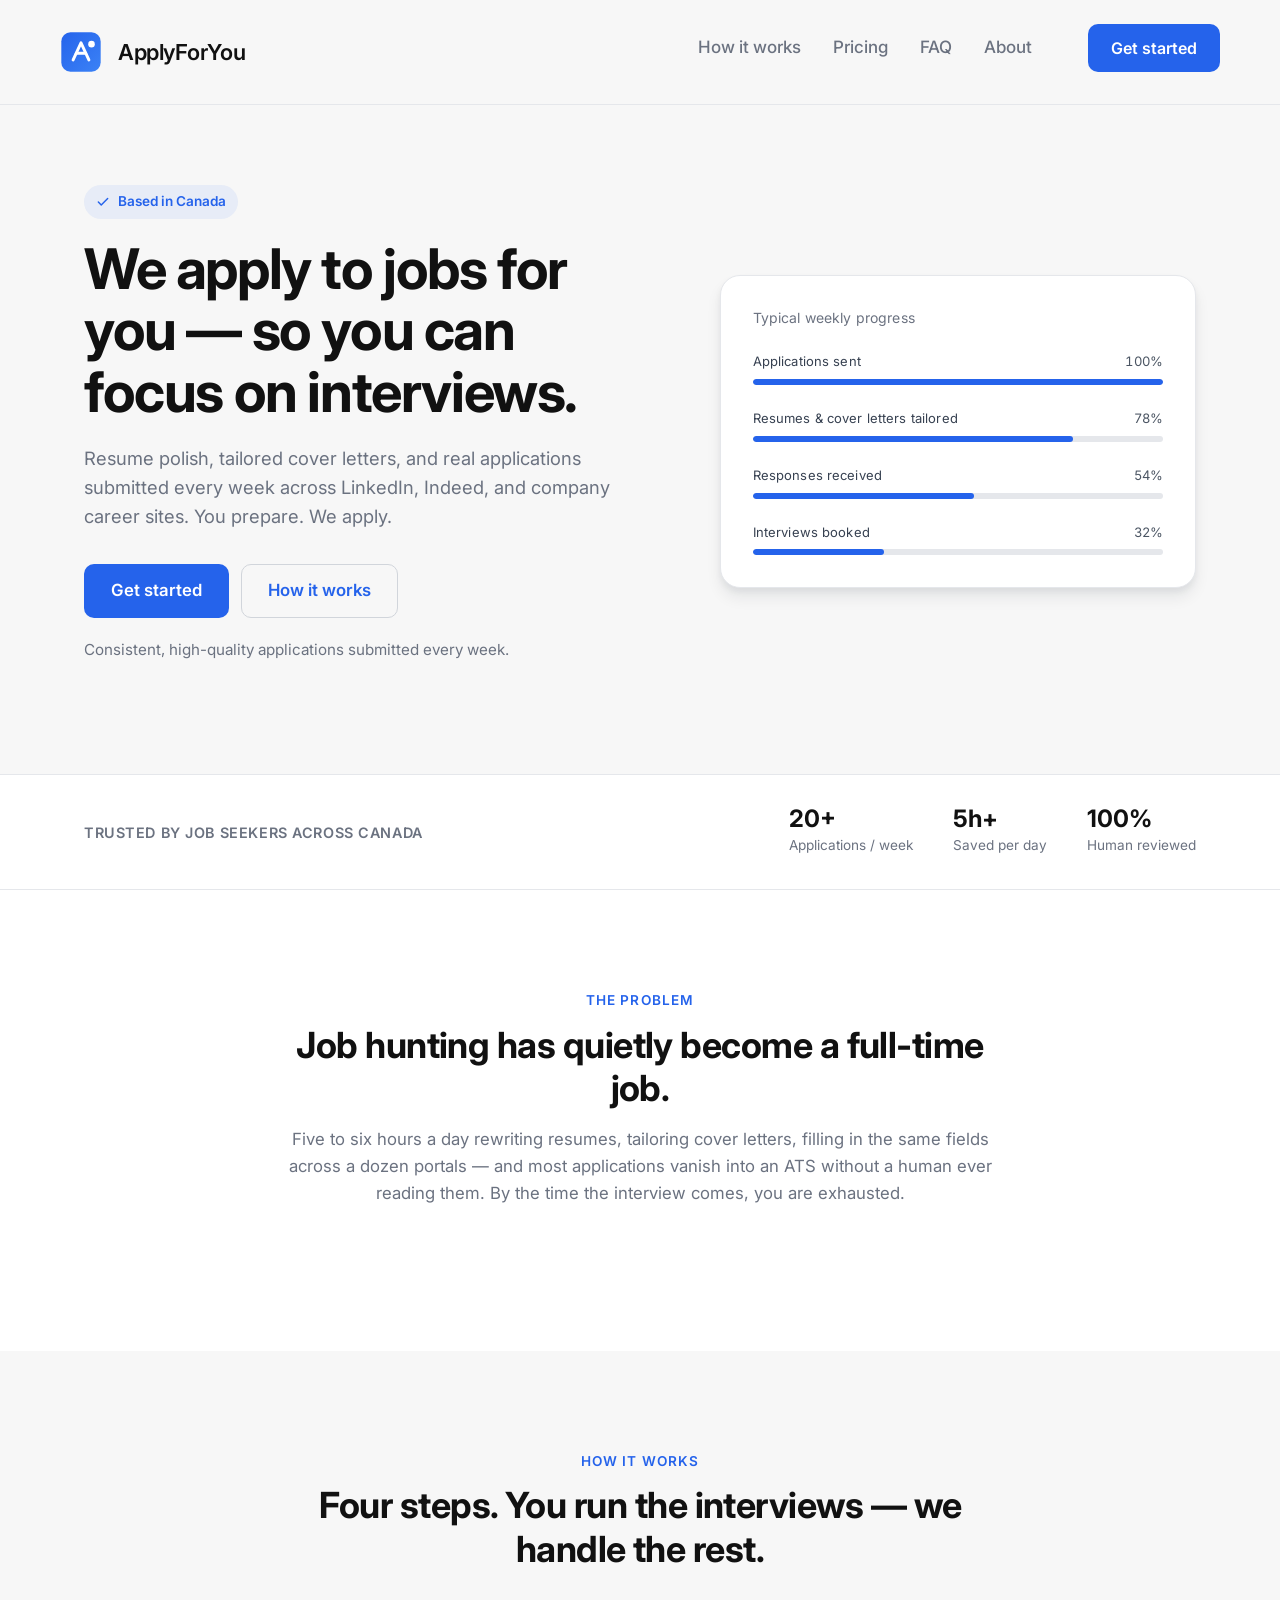
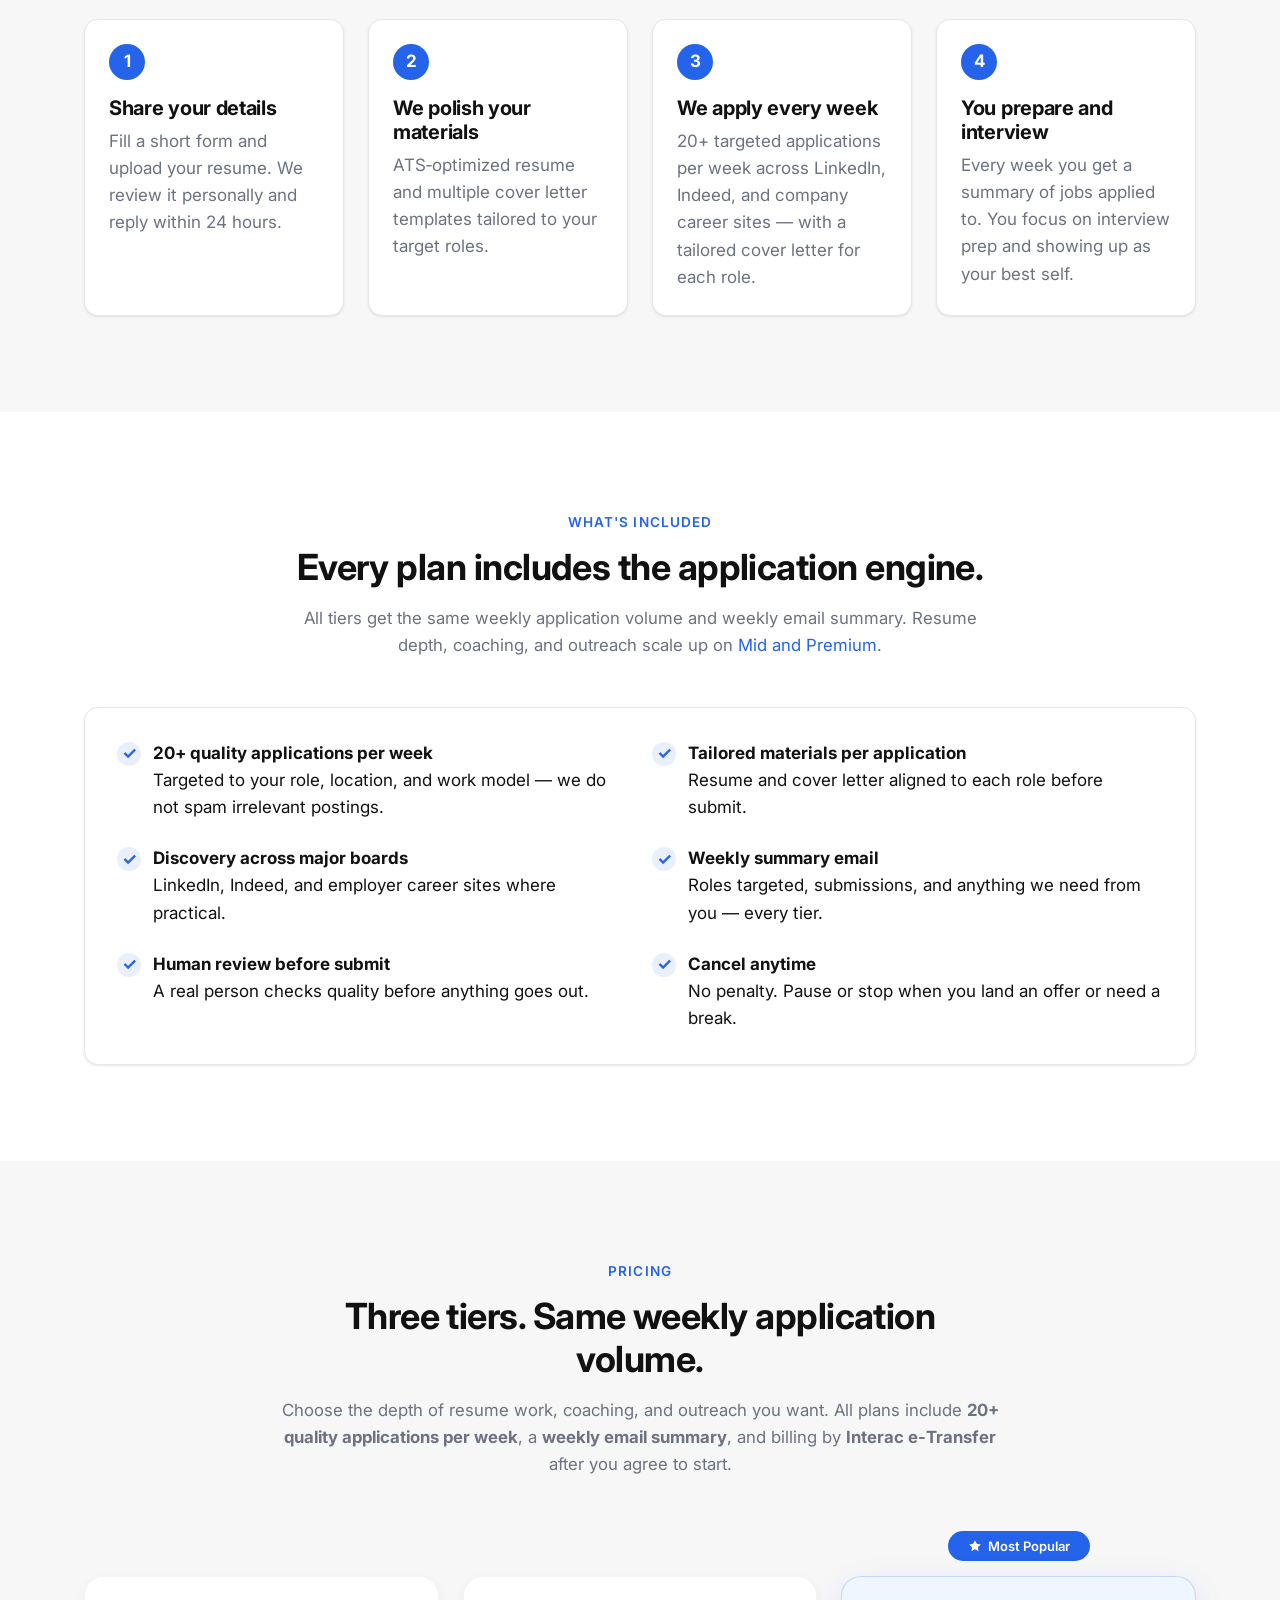
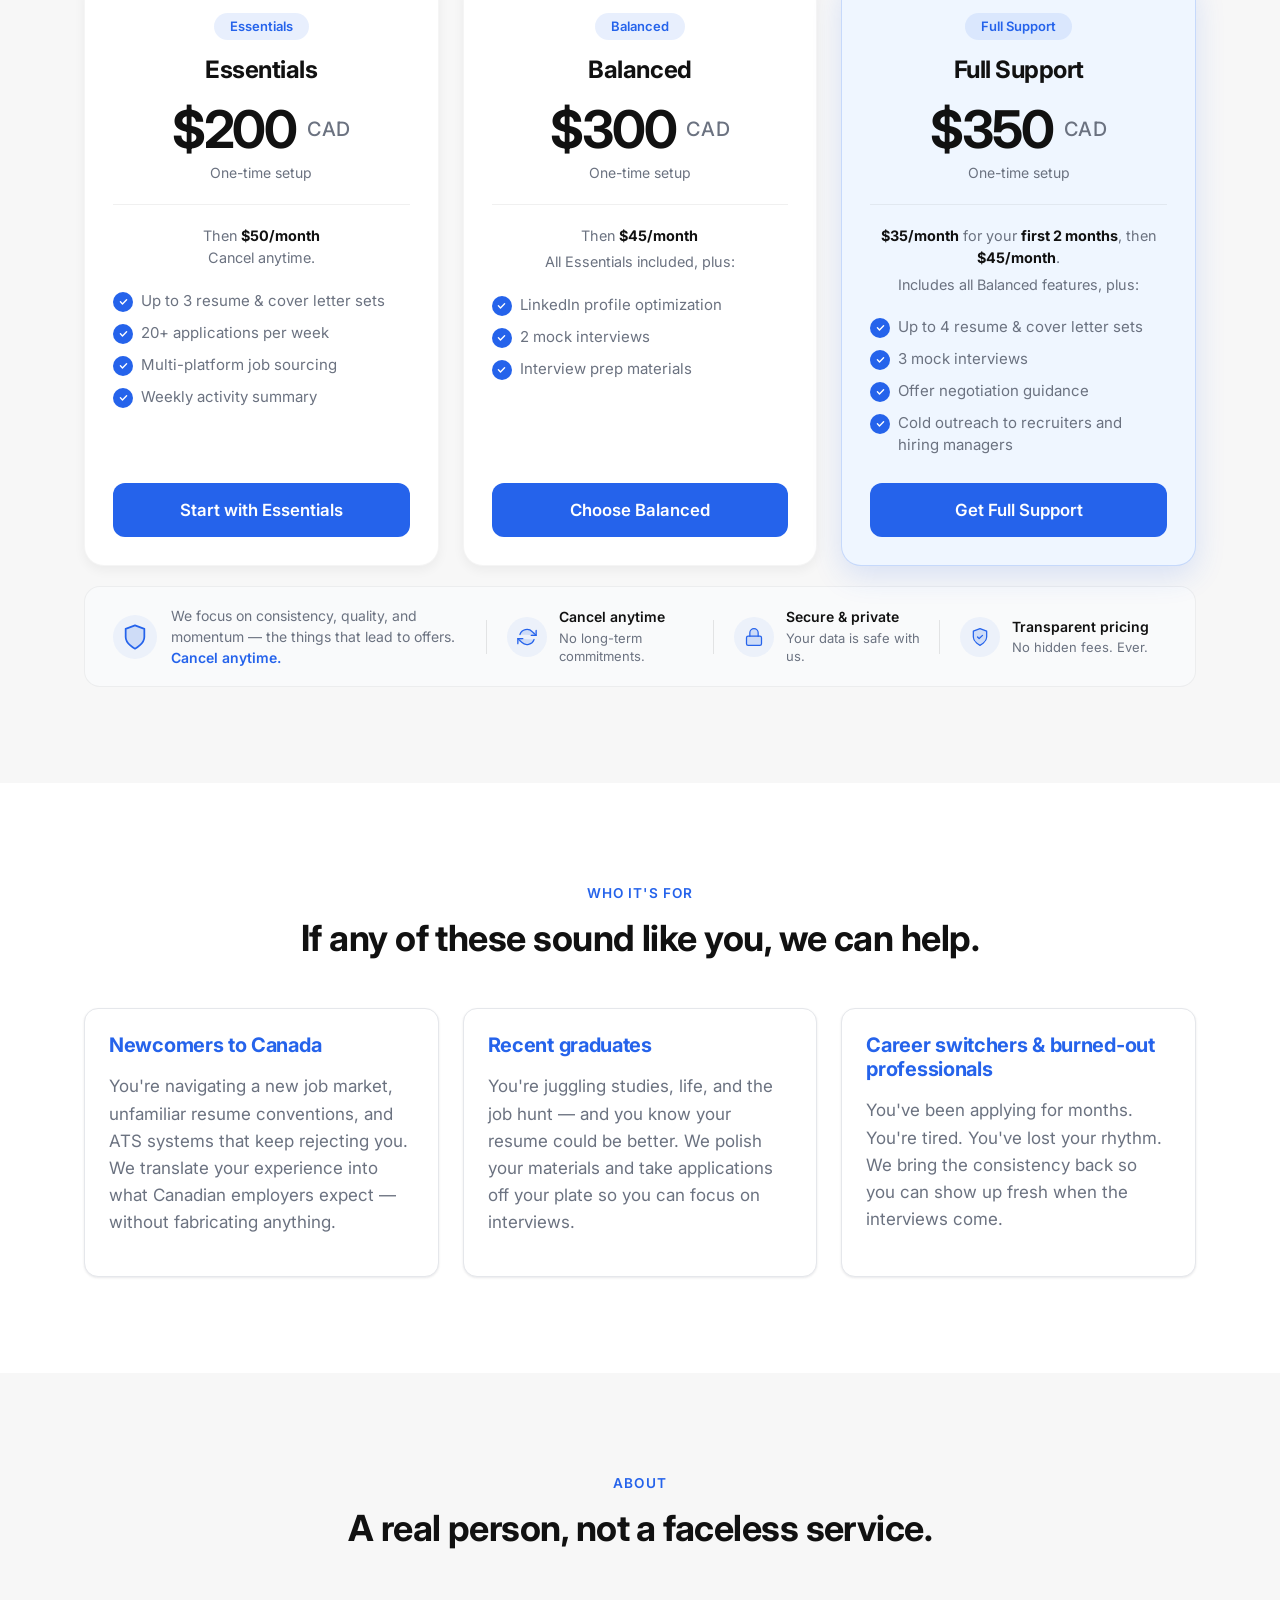
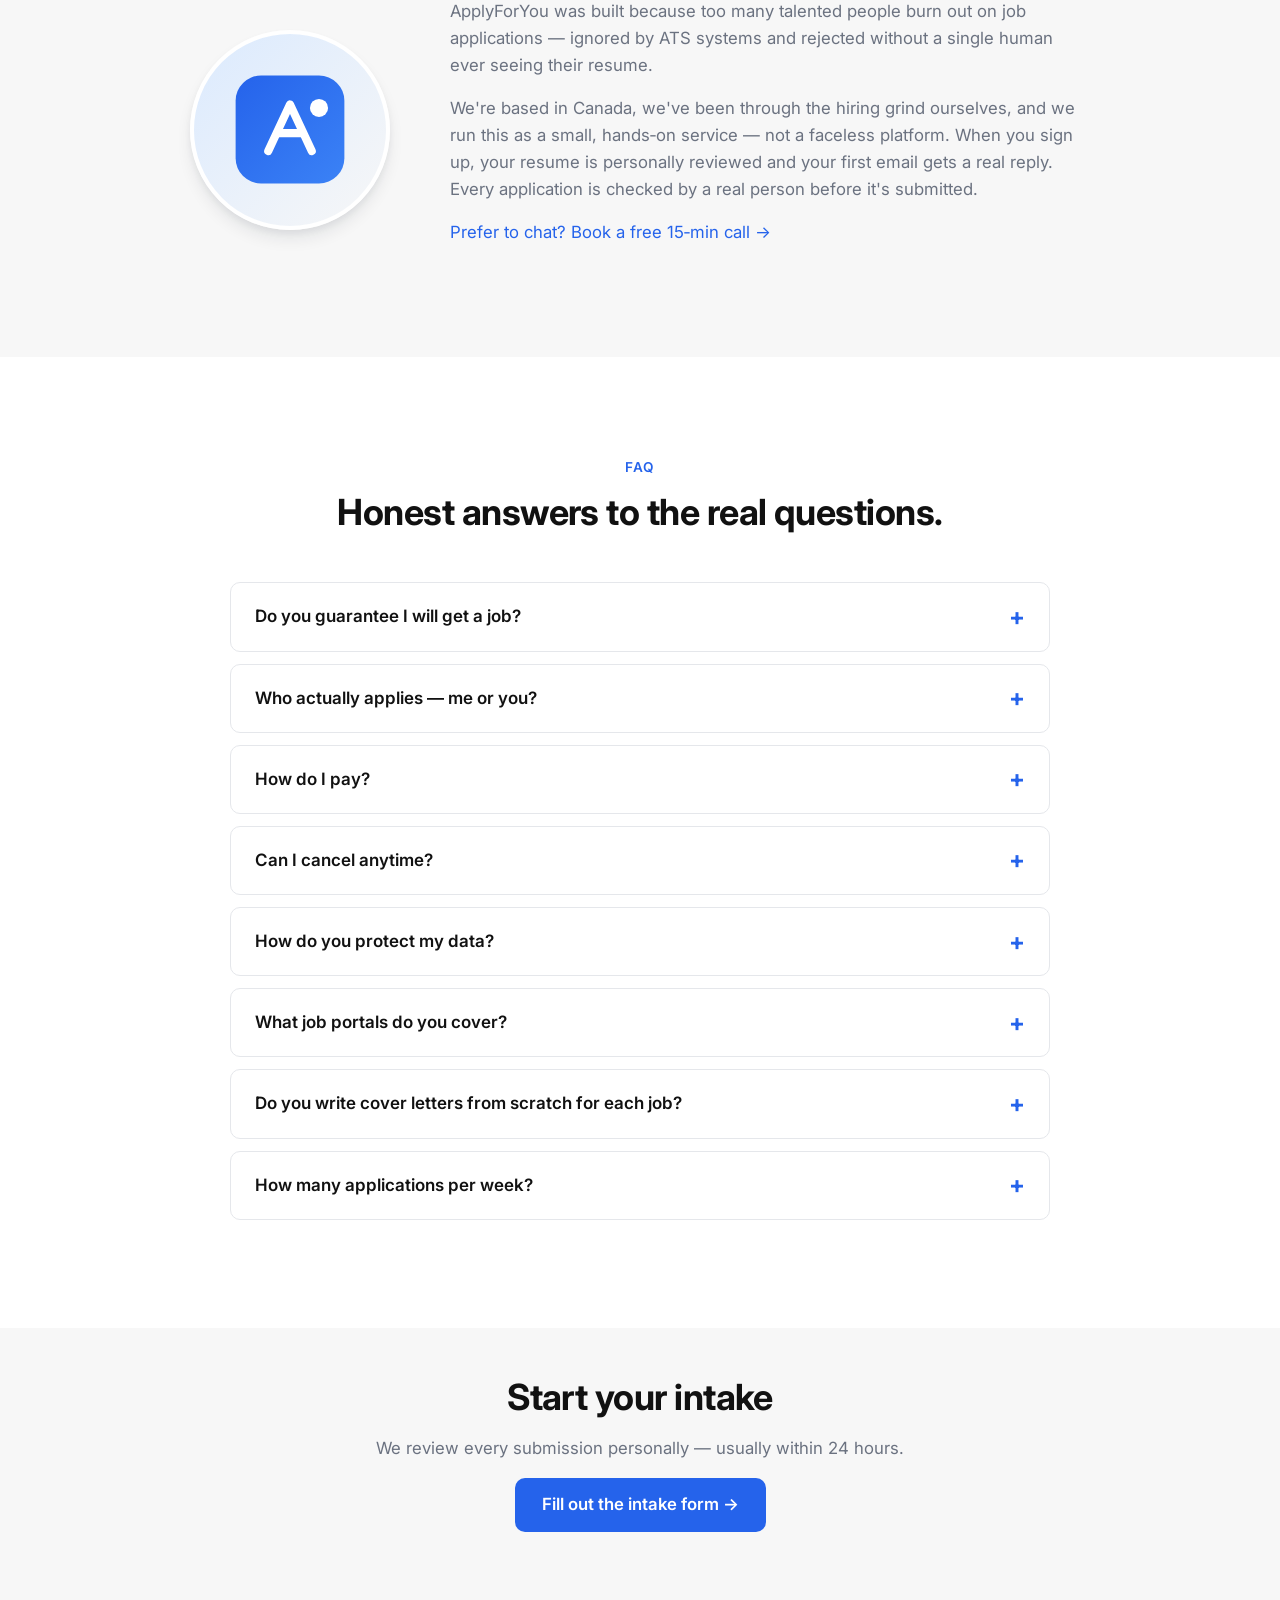
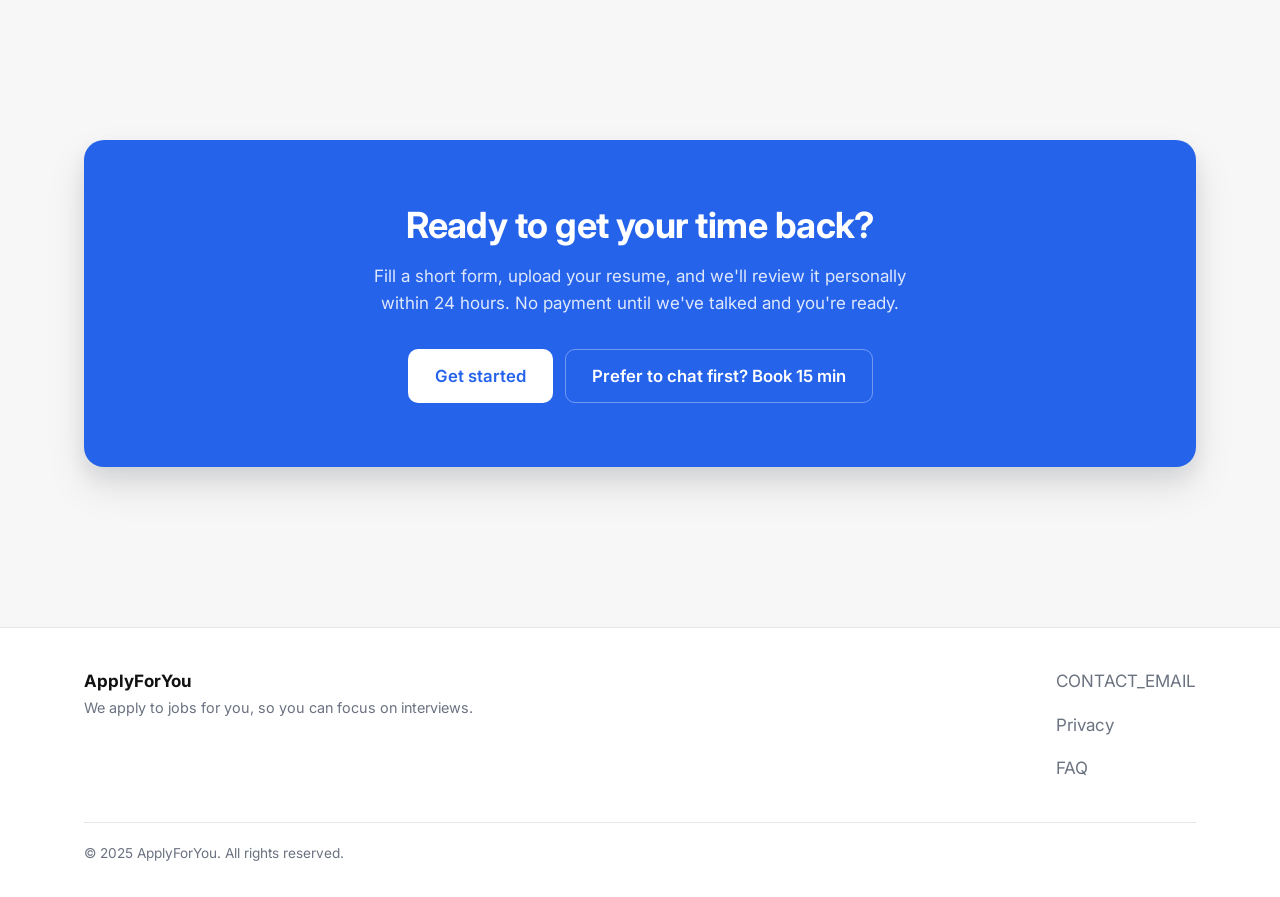
<file: website/index.html>
<!DOCTYPE html>
<html lang="en">
<head>
  <meta charset="UTF-8" />
  <meta name="viewport" content="width=device-width, initial-scale=1.0" />
  <title>ApplyForYou — We apply to jobs for you, so you can focus on interviews</title>
  <meta name="description" content="ApplyForYou handles resume polishing, tailored cover letters, and real job applications every week — across LinkedIn, Indeed, and company career sites. Based in Canada." />
  <meta name="theme-color" content="#2563EB" />

  <!-- Open Graph / social share -->
  <meta property="og:title" content="ApplyForYou — We apply to jobs for you" />
  <meta property="og:description" content="Resume polish, tailored cover letters, and weekly applications. You focus on interviews. Based in Canada." />
  <meta property="og:type" content="website" />
  <meta property="og:url" content="https://applyforyou.ca/" />
  <meta property="og:image" content="/assets/img/og-image.svg" />
  <meta name="twitter:card" content="summary_large_image" />
  <meta name="twitter:title" content="ApplyForYou — We apply to jobs for you" />
  <meta name="twitter:description" content="Resume polish, tailored cover letters, and weekly applications. You focus on interviews." />
  <meta name="twitter:image" content="/assets/img/og-image.svg" />

  <!-- Favicon -->
  <link rel="icon" type="image/svg+xml" href="/assets/img/favicon.svg" />

  <!-- Fonts (Inter via Google Fonts) -->
  <link rel="preconnect" href="https://fonts.googleapis.com" />
  <link rel="preconnect" href="https://fonts.gstatic.com" crossorigin />
  <link href="https://fonts.googleapis.com/css2?family=Inter:wght@400;500;600;700&display=swap" rel="stylesheet" />

  <link rel="stylesheet" href="/assets/css/styles.css" />
</head>
<body>

  <!-- ========== NAVIGATION ========== -->
  <header class="nav">
    <div class="container nav__inner">
      <a class="nav__brand" href="/" aria-label="ApplyForYou home">
        <img class="nav__brand-mark" src="/assets/img/logo.svg" alt="" />
        <span>ApplyForYou</span>
      </a>

      <button class="nav__toggle" id="navToggle" aria-label="Open menu" aria-expanded="false" aria-controls="navLinks">
        <span></span>
      </button>

      <ul class="nav__links" id="navLinks">
        <li><a href="#how">How it works</a></li>
        <li><a href="#pricing">Pricing</a></li>
        <li><a href="#faq">FAQ</a></li>
        <li><a href="#about">About</a></li>
        <li class="nav__cta"><a class="btn btn--primary" href="#intake">Get started</a></li>
      </ul>
    </div>
  </header>

  <main>

    <!-- ========== HERO ========== -->
    <section class="hero">
      <div class="container hero__inner">
        <div>
          <span class="hero__badge">
            <svg width="14" height="14" viewBox="0 0 24 24" fill="none" stroke="currentColor" stroke-width="2.5" stroke-linecap="round" stroke-linejoin="round"><path d="M20 6L9 17l-5-5"/></svg>
            Based in Canada
          </span>
          <h1 class="hero__title">We apply to jobs for you — so you can focus on interviews.</h1>
          <p class="hero__subtitle">
            Resume polish, tailored cover letters, and real applications submitted every week across LinkedIn, Indeed, and company career sites. You prepare. We apply.
          </p>
          <div class="hero__cta-row">
            <a class="btn btn--primary btn--lg" href="#intake">Get started</a>
            <a class="btn btn--ghost btn--lg" href="#how">How it works</a>
          </div>
          <p class="hero__note">Consistent, high-quality applications submitted every week.</p>
        </div>

        <div class="hero__progress-card" role="img" aria-label="Typical weekly progress, illustrative">
          <p class="hero__progress-card__label">Typical weekly progress</p>
          <ul class="hero__progress-list">
            <li class="hero__progress-item">
              <div class="hero__progress-meta">
                <span class="hero__progress-name">Applications sent</span>
                <span class="hero__progress-pct">100%</span>
              </div>
              <div class="hero__progress-track" aria-hidden="true">
                <div class="hero__progress-fill" style="width: 100%"></div>
              </div>
            </li>
            <li class="hero__progress-item">
              <div class="hero__progress-meta">
                <span class="hero__progress-name">Resumes &amp; cover letters tailored</span>
                <span class="hero__progress-pct">78%</span>
              </div>
              <div class="hero__progress-track" aria-hidden="true">
                <div class="hero__progress-fill" style="width: 78%"></div>
              </div>
            </li>
            <li class="hero__progress-item">
              <div class="hero__progress-meta">
                <span class="hero__progress-name">Responses received</span>
                <span class="hero__progress-pct">54%</span>
              </div>
              <div class="hero__progress-track" aria-hidden="true">
                <div class="hero__progress-fill" style="width: 54%"></div>
              </div>
            </li>
            <li class="hero__progress-item">
              <div class="hero__progress-meta">
                <span class="hero__progress-name">Interviews booked</span>
                <span class="hero__progress-pct">32%</span>
              </div>
              <div class="hero__progress-track" aria-hidden="true">
                <div class="hero__progress-fill" style="width: 32%"></div>
              </div>
            </li>
          </ul>
        </div>
      </div>
    </section>

    <!-- ========== SOCIAL PROOF STRIP ========== -->
    <section class="proof">
      <div class="container proof__inner">
        <div class="proof__label">Trusted by job seekers across Canada</div>
        <div class="proof__stats">
          <div class="proof__stat">
            <span class="proof__stat-number">20+</span>
            <span class="proof__stat-label">Applications / week</span>
          </div>
          <div class="proof__stat">
            <span class="proof__stat-number">5h+</span>
            <span class="proof__stat-label">Saved per day</span>
          </div>
          <div class="proof__stat">
            <span class="proof__stat-number">100%</span>
            <span class="proof__stat-label">Human reviewed</span>
          </div>
        </div>
      </div>
    </section>

    <!-- ========== THE PROBLEM ========== -->
    <section class="section section--alt">
      <div class="container">
        <div class="section__header">
          <span class="section__eyebrow">The problem</span>
          <h2>Job hunting has quietly become a full‑time job.</h2>
          <p>
            Five to six hours a day rewriting resumes, tailoring cover letters, filling in the same fields across a dozen portals — and most applications vanish into an ATS without a human ever reading them. By the time the interview comes, you are exhausted.
          </p>
        </div>
      </div>
    </section>

    <!-- ========== HOW IT WORKS ========== -->
    <section id="how" class="section">
      <div class="container">
        <div class="section__header">
          <span class="section__eyebrow">How it works</span>
          <h2>Four steps. You run the interviews — we handle the rest.</h2>
        </div>
        <div class="grid grid--4">
          <div class="card">
            <div class="card__step">1</div>
            <h3>Share your details</h3>
            <p>Fill a short form and upload your resume. We review it personally and reply within 24 hours.</p>
          </div>
          <div class="card">
            <div class="card__step">2</div>
            <h3>We polish your materials</h3>
            <p>ATS‑optimized resume and multiple cover letter templates tailored to your target roles.</p>
          </div>
          <div class="card">
            <div class="card__step">3</div>
            <h3>We apply every week</h3>
            <p>20+ targeted applications per week across LinkedIn, Indeed, and company career sites — with a tailored cover letter for each role.</p>
          </div>
          <div class="card">
            <div class="card__step">4</div>
            <h3>You prepare and interview</h3>
            <p>Every week you get a summary of jobs applied to. You focus on interview prep and showing up as your best self.</p>
          </div>
        </div>
      </div>
    </section>

    <!-- ========== WHAT IS INCLUDED ========== -->
    <section class="section section--alt">
      <div class="container">
        <div class="section__header">
          <span class="section__eyebrow">What's included</span>
          <h2>Every plan includes the application engine.</h2>
          <p>All tiers get the same weekly application volume and weekly email summary. Resume depth, coaching, and outreach scale up on <a href="#pricing">Mid and Premium</a>.</p>
        </div>
        <div class="included">
          <div class="included__item">
            <span class="included__check">✓</span>
            <div><strong>20+ quality applications per week</strong><br/>Targeted to your role, location, and work model — we do not spam irrelevant postings.</div>
          </div>
          <div class="included__item">
            <span class="included__check">✓</span>
            <div><strong>Tailored materials per application</strong><br/>Resume and cover letter aligned to each role before submit.</div>
          </div>
          <div class="included__item">
            <span class="included__check">✓</span>
            <div><strong>Discovery across major boards</strong><br/>LinkedIn, Indeed, and employer career sites where practical.</div>
          </div>
          <div class="included__item">
            <span class="included__check">✓</span>
            <div><strong>Weekly summary email</strong><br/>Roles targeted, submissions, and anything we need from you — every tier.</div>
          </div>
          <div class="included__item">
            <span class="included__check">✓</span>
            <div><strong>Human review before submit</strong><br/>A real person checks quality before anything goes out.</div>
          </div>
          <div class="included__item">
            <span class="included__check">✓</span>
            <div><strong>Cancel anytime</strong><br/>No penalty. Pause or stop when you land an offer or need a break.</div>
          </div>
        </div>
      </div>
    </section>

    <!-- ========== PRICING ========== -->
    <section id="pricing" class="section">
      <div class="container">
        <div class="section__header">
          <span class="section__eyebrow">Pricing</span>
          <h2>Three tiers. Same weekly application volume.</h2>
          <p>Choose the depth of resume work, coaching, and outreach you want. All plans include <strong>20+ quality applications per week</strong>, a <strong>weekly email summary</strong>, and billing by <strong>Interac&nbsp;e‑Transfer</strong> after you agree to start.</p>
        </div>
        <div class="pricing-grid">

          <!-- ---- Essentials ---- -->
          <div class="pricing-col">
            <div class="pricing-col__badge" aria-hidden="true"></div>
            <article class="pricing-card">
              <span class="pricing-card__pill">Essentials</span>
              <h3 class="pricing-card__title">Essentials</h3>
              <p class="pricing-card__price">$200 <span class="pricing-card__cad">CAD</span></p>
              <p class="pricing-card__setup">One-time setup</p>
              <hr class="pricing-card__hr" />
              <div class="pricing-card__billing">
                <p>Then <strong>$50/month</strong><br/>Cancel anytime.</p>
              </div>
              <ul class="pricing-card__list">
                <li>Up to 3 resume & cover letter sets</li>
                <li>20+ applications per week</li>
                <li>Multi-platform job sourcing</li>
                <li>Weekly activity summary</li>
              </ul>
              <div class="pricing-card__cta">
                <a class="btn btn--primary btn--lg btn--block" href="#intake">Start with Essentials</a>
              </div>
            </article>
          </div>

          <!-- ---- Balanced ---- -->
          <div class="pricing-col">
            <div class="pricing-col__badge" aria-hidden="true"></div>
            <article class="pricing-card">
              <span class="pricing-card__pill">Balanced</span>
              <h3 class="pricing-card__title">Balanced</h3>
              <p class="pricing-card__price">$300 <span class="pricing-card__cad">CAD</span></p>
              <p class="pricing-card__setup">One-time setup</p>
              <hr class="pricing-card__hr" />
              <div class="pricing-card__billing">
                <p>Then <strong>$45/month</strong></p>
                <p class="pricing-card__includes">All Essentials included, plus:</p>
              </div>
              <ul class="pricing-card__list">
                <li>LinkedIn profile optimization</li>
                <li>2 mock interviews</li>
                <li>Interview prep materials</li>
              </ul>
              <div class="pricing-card__cta">
                <a class="btn btn--primary btn--lg btn--block" href="#intake">Choose Balanced</a>
              </div>
            </article>
          </div>

          <!-- ---- Full Support (featured) ---- -->
          <div class="pricing-col">
            <div class="pricing-col__badge">
              <span class="pricing-badge">
                <svg width="14" height="14" viewBox="0 0 24 24" fill="currentColor" aria-hidden="true"><path d="M12 2l3.09 6.26L22 9.27l-5 4.87 1.18 6.88L12 17.77l-6.18 3.25L7 14.14 2 9.27l6.91-1.01L12 2z"/></svg>
                Most Popular
              </span>
            </div>
            <article class="pricing-card pricing-card--featured">
              <span class="pricing-card__pill">Full Support</span>
              <h3 class="pricing-card__title">Full Support</h3>
              <p class="pricing-card__price">$350 <span class="pricing-card__cad">CAD</span></p>
              <p class="pricing-card__setup">One-time setup</p>
              <hr class="pricing-card__hr" />
              <div class="pricing-card__billing">
                <p><strong>$35/month</strong> for your <strong>first 2 months</strong>, then <strong>$45/month</strong>.</p>
                <p class="pricing-card__includes">Includes all Balanced features, plus:</p>
              </div>
              <ul class="pricing-card__list">
                <li>Up to 4 resume & cover letter sets</strong></li>
                <li>3 mock interviews</li>
                <li>Offer negotiation guidance</li>
                <li>Cold outreach to recruiters and hiring managers</li>
              </ul>
              <div class="pricing-card__cta">
                <a class="btn btn--primary btn--lg btn--block" href="#intake">Get Full Support</a>
              </div>
            </article>
          </div>

        </div>

        <!-- Trust strip -->
        <div class="trust-strip">
          <div class="trust-strip__lead">
            <div class="trust-strip__shield">
              <svg xmlns="http://www.w3.org/2000/svg" width="28" height="28" viewBox="0 0 24 24" fill="rgba(37,99,235,0.15)" stroke="#2563EB" stroke-width="1.5" stroke-linecap="round" stroke-linejoin="round"><path d="M12 22s8-4 8-10V5l-8-3-8 3v7c0 6 8 10 8 10z"/></svg>
            </div>
            <p>We focus on consistency, quality, and momentum — the things that lead to offers. <a href="#intake">Cancel anytime.</a></p>
          </div>
          <div class="trust-strip__item">
            <div class="trust-strip__icon">
              <svg xmlns="http://www.w3.org/2000/svg" width="20" height="20" viewBox="0 0 24 24" fill="rgba(37,99,235,0.15)" stroke="#2563EB" stroke-width="1.5" stroke-linecap="round" stroke-linejoin="round"><path d="M23 4v6h-6"/><path d="M1 20v-6h6"/><path d="M3.51 9a9 9 0 0114.85-3.36L23 10"/><path d="M20.49 15a9 9 0 01-14.85 3.36L1 14"/></svg>
            </div>
            <div>
              <strong>Cancel anytime</strong>
              <p>No long-term commitments.</p>
            </div>
          </div>
          <div class="trust-strip__item">
            <div class="trust-strip__icon">
              <svg xmlns="http://www.w3.org/2000/svg" width="20" height="20" viewBox="0 0 24 24" fill="rgba(37,99,235,0.15)" stroke="#2563EB" stroke-width="1.5" stroke-linecap="round" stroke-linejoin="round"><rect x="3" y="11" width="18" height="11" rx="2" ry="2"/><path d="M7 11V7a5 5 0 0110 0v4"/></svg>
            </div>
            <div>
              <strong>Secure &amp; private</strong>
              <p>Your data is safe with us.</p>
            </div>
          </div>
          <div class="trust-strip__item">
            <div class="trust-strip__icon">
              <svg xmlns="http://www.w3.org/2000/svg" width="20" height="20" viewBox="0 0 24 24" fill="rgba(37,99,235,0.15)" stroke="#2563EB" stroke-width="1.5" stroke-linecap="round" stroke-linejoin="round"><path d="M12 22s8-4 8-10V5l-8-3-8 3v7c0 6 8 10 8 10z"/><polyline points="9 12 11 14 15 10"/></svg>
            </div>
            <div>
              <strong>Transparent pricing</strong>
              <p>No hidden fees. Ever.</p>
            </div>
          </div>
        </div>
      </div>
    </section>

    <!-- ========== WHO IT'S FOR ========== -->
    <section class="section section--alt">
      <div class="container">
        <div class="section__header">
          <span class="section__eyebrow">Who it's for</span>
          <h2>If any of these sound like you, we can help.</h2>
        </div>
        <div class="grid grid--3">
          <div class="audience-card">
            <h3>Newcomers to Canada</h3>
            <p>You're navigating a new job market, unfamiliar resume conventions, and ATS systems that keep rejecting you. We translate your experience into what Canadian employers expect — without fabricating anything.</p>
          </div>
          <div class="audience-card">
            <h3>Recent graduates</h3>
            <p>You're juggling studies, life, and the job hunt — and you know your resume could be better. We polish your materials and take applications off your plate so you can focus on interviews.</p>
          </div>
          <div class="audience-card">
            <h3>Career switchers &amp; burned‑out professionals</h3>
            <p>You've been applying for months. You're tired. You've lost your rhythm. We bring the consistency back so you can show up fresh when the interviews come.</p>
          </div>
        </div>
      </div>
    </section>

    <!-- ========== ABOUT ========== -->
    <section id="about" class="section">
      <div class="container">
        <div class="section__header">
          <span class="section__eyebrow">About</span>
          <h2>A real person, not a faceless service.</h2>
        </div>
        <div class="about">
          <div class="about__photo" aria-hidden="true"><img src="/assets/img/logo.svg" alt="ApplyForYou logo" style="width:60%;height:60%;object-fit:contain;" /></div>
          <div>
            <p>
              ApplyForYou was built because too many talented people burn out on job applications — ignored by ATS systems and rejected without a single human ever seeing their resume.
            </p>
            <p>
              We're based in Canada, we've been through the hiring grind ourselves, and we run this as a small, hands‑on service — not a faceless platform. When you sign up, your resume is personally reviewed and your first email gets a real reply. Every application is checked by a real person before it's submitted.
            </p>
            <p>
              <a href="CALENDLY_URL" target="_blank" rel="noopener">Prefer to chat? Book a free 15‑min call →</a>
            </p>
          </div>
        </div>
      </div>
    </section>

    <!-- ========== FAQ ========== -->
    <section id="faq" class="section section--alt">
      <div class="container">
        <div class="section__header">
          <span class="section__eyebrow">FAQ</span>
          <h2>Honest answers to the real questions.</h2>
        </div>
        <div class="faq">
          <details class="faq__item">
            <summary class="faq__summary">Do you guarantee I will get a job?</summary>
            <div class="faq__body"><p>No. Nobody ethical can. We guarantee consistent, high‑quality applications every week — and the time back so you can focus on interviews. Most clients see their first interview within a few weeks of steady applications.</p></div>
          </details>
          <details class="faq__item">
            <summary class="faq__summary">Who actually applies — me or you?</summary>
            <div class="faq__body"><p>We do, on your behalf, with your written consent. We send you an authorization form before we submit the first application, so everything is transparent and on the record.</p></div>
          </details>
          <details class="faq__item">
            <summary class="faq__summary">How do I pay?</summary>
            <div class="faq__body"><p>Interac e‑Transfer. After we review your resume and you're ready to start, we email you the payment details. <strong>Setup</strong> is one‑time: <strong>$220</strong> (Basic), <strong>$350</strong> (Mid), or <strong>$400</strong> (Premium), depending on the tier you choose. <strong>Monthly</strong> is <strong>$25</strong> on Basic and Mid. On Premium, monthly is <strong>$18 for the first 2 months</strong>, then <strong>$25</strong>. Billing continues monthly until you ask us to stop.</p></div>
          </details>
          <details class="faq__item">
            <summary class="faq__summary">Can I cancel anytime?</summary>
            <div class="faq__body"><p>Yes, any time, for any reason — no penalty and no awkward call. Just reply to any email and say "pause" or "cancel."</p></div>
          </details>
          <details class="faq__item">
            <summary class="faq__summary">How do you protect my data?</summary>
            <div class="faq__body"><p>Your resume and personal details are only used to apply to jobs on your behalf. Credentials are stored in an encrypted password manager. When you cancel, your data is deleted within 30 days. See the <a href="/privacy.html">privacy page</a> for details.</p></div>
          </details>
          <details class="faq__item">
            <summary class="faq__summary">What job portals do you cover?</summary>
            <div class="faq__body"><p>LinkedIn, Indeed, Glassdoor, and most company career sites (including Workday, Greenhouse, and Lever portals). A few complex multi‑step portals may take longer, but we handle them manually when they matter for your target roles.</p></div>
          </details>
          <details class="faq__item">
            <summary class="faq__summary">Do you write cover letters from scratch for each job?</summary>
            <div class="faq__body"><p>Yes — every cover letter is tailored to the specific role and company. No copy‑paste. That's the whole point.</p></div>
          </details>
          <details class="faq__item">
            <summary class="faq__summary">How many applications per week?</summary>
            <div class="faq__body"><p>Typically 20 or more, depending on your target role, location, and how many good matches exist in the market that week. We prioritize fit over volume — we won't spam applications to irrelevant roles just to hit a number.</p></div>
          </details>
        </div>
      </div>
    </section>

    <!-- ========== INTAKE (Jotform embed) ========== -->
    <section class="section section--intake" id="intake">
      <div class="container">
        <header class="section__header">
          <h2>Start your intake</h2>
          <p>We review every submission personally — usually within 24 hours.</p>
          <a class="btn btn--primary btn--lg" href="https://form.jotform.com/261077075520049" target="_blank" rel="noopener">Fill out the intake form →</a>
        </header>
      </div>
    </section>

    <!-- ========== FINAL CTA ========== -->
    <section class="section">
      <div class="container">
        <div class="final-cta">
          <h2>Ready to get your time back?</h2>
          <p>Fill a short form, upload your resume, and we'll review it personally within 24 hours. No payment until we've talked and you're ready.</p>
          <div class="final-cta__buttons">
            <a class="btn btn--primary btn--lg" href="#intake">Get started</a>
            <a class="btn btn--ghost btn--lg" href="CALENDLY_URL" target="_blank" rel="noopener">Prefer to chat first? Book 15 min</a>
          </div>
        </div>
      </div>
    </section>

  </main>

  <!-- ========== FOOTER ========== -->
  <footer class="footer">
    <div class="container">
      <div class="footer__inner">
        <div>
          <div class="footer__brand">ApplyForYou</div>
          <p class="footer__meta">We apply to jobs for you, so you can focus on interviews.</p>
        </div>
        <ul class="footer__links">
          <li><a href="mailto:CONTACT_EMAIL">CONTACT_EMAIL</a></li>

          <li><a href="/privacy.html">Privacy</a></li>
          <li><a href="#faq">FAQ</a></li>
        </ul>
      </div>
      <div class="footer__bottom">
        <div>© 2025 ApplyForYou. All rights reserved.</div>
      </div>
    </div>
  </footer>

  <script src="/assets/js/main.js" defer></script>
</body>
</html>
</file>
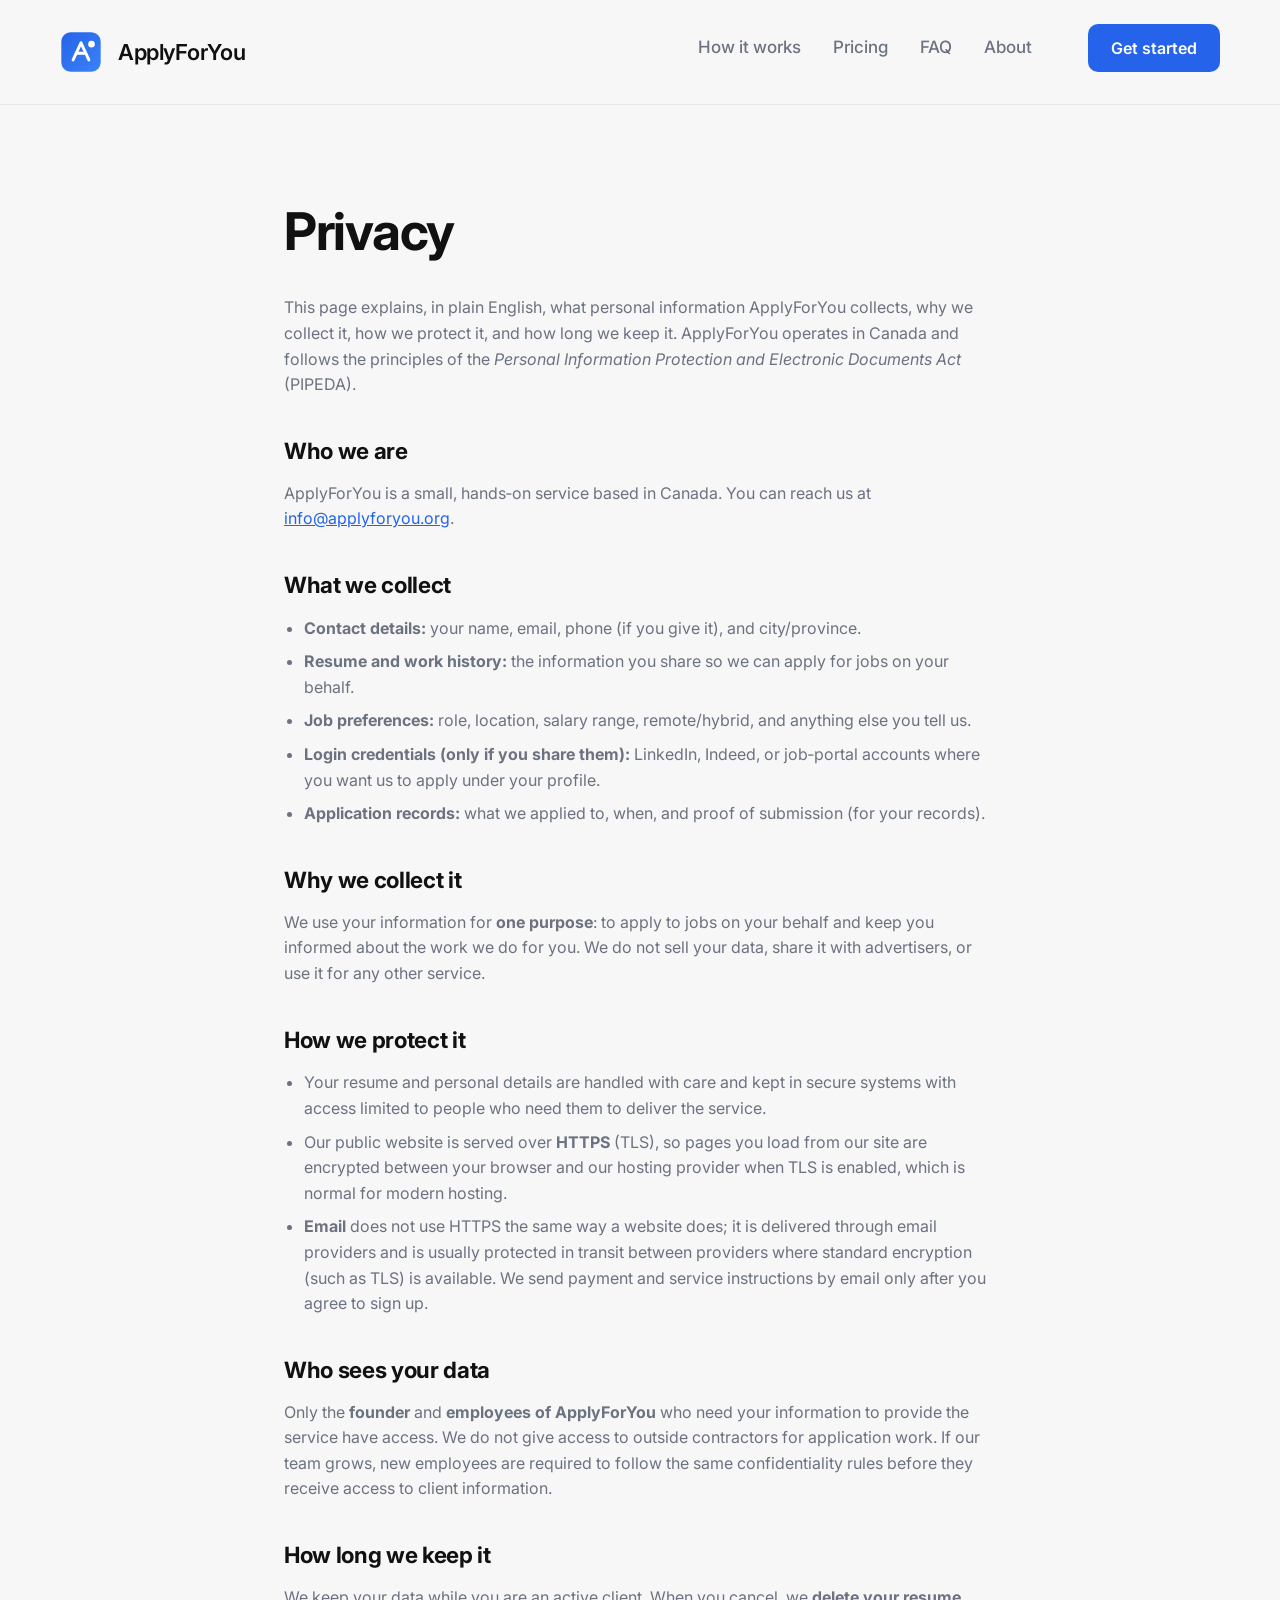
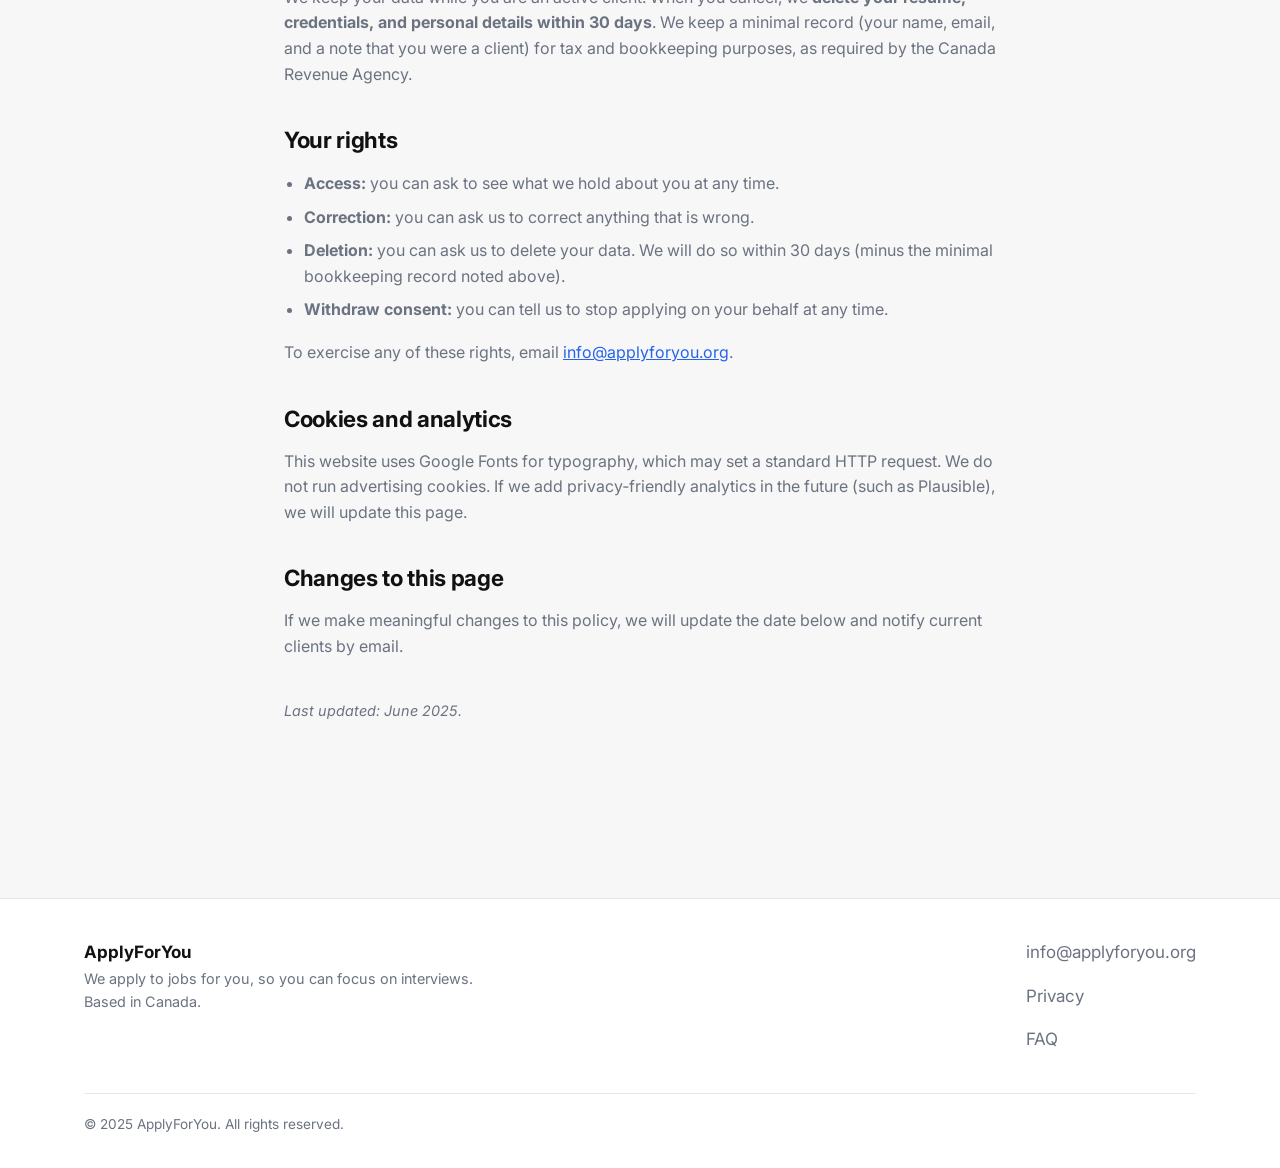
<file: privacy.html>
<!DOCTYPE html>
<html lang="en">
<head>
  <meta charset="UTF-8" />
  <meta name="viewport" content="width=device-width, initial-scale=1.0" />
  <title>Privacy — ApplyForYou</title>
  <meta name="description" content="How ApplyForYou collects, uses, and protects your personal information. Plain English, PIPEDA-aware." />
  <meta name="theme-color" content="#2563EB" />
  <link rel="icon" type="image/svg+xml" href="/assets/img/favicon.svg" />
  <link rel="preconnect" href="https://fonts.googleapis.com" />
  <link rel="preconnect" href="https://fonts.gstatic.com" crossorigin />
  <link href="https://fonts.googleapis.com/css2?family=Inter:wght@400;500;600;700&display=swap" rel="stylesheet" />
  <link rel="stylesheet" href="/assets/css/styles.css" />
</head>
<body>

  <header class="nav">
    <div class="container nav__inner">
      <a class="nav__brand" href="/" aria-label="ApplyForYou home">
        <img class="nav__brand-mark" src="/assets/img/logo.svg" alt="" />
        <span>ApplyForYou</span>
      </a>
      <ul class="nav__links">
        <li><a href="/#how">How it works</a></li>
        <li><a href="/#pricing">Pricing</a></li>
        <li><a href="/#faq">FAQ</a></li>
        <li><a href="/#about">About</a></li>
        <li class="nav__cta"><a class="btn btn--primary" href="/#intake">Get started</a></li>
      </ul>
    </div>
  </header>

  <main>
    <section class="section">
      <div class="container longform">
        <h1>Privacy</h1>

        <p>This page explains, in plain English, what personal information ApplyForYou collects, why we collect it, how we protect it, and how long we keep it. ApplyForYou operates in Canada and follows the principles of the <em>Personal Information Protection and Electronic Documents Act</em> (PIPEDA).</p>

        <h2>Who we are</h2>
        <p>ApplyForYou is a small, hands‑on service based in Canada. You can reach us at <a href="mailto:info@applyforyou.org">info@applyforyou.org</a>.</p>

        <h2>What we collect</h2>
        <ul>
          <li><strong>Contact details:</strong> your name, email, phone (if you give it), and city/province.</li>
          <li><strong>Resume and work history:</strong> the information you share so we can apply for jobs on your behalf.</li>
          <li><strong>Job preferences:</strong> role, location, salary range, remote/hybrid, and anything else you tell us.</li>
          <li><strong>Login credentials (only if you share them):</strong> LinkedIn, Indeed, or job‑portal accounts where you want us to apply under your profile.</li>
          <li><strong>Application records:</strong> what we applied to, when, and proof of submission (for your records).</li>
        </ul>

        <h2>Why we collect it</h2>
        <p>We use your information for <strong>one purpose</strong>: to apply to jobs on your behalf and keep you informed about the work we do for you. We do not sell your data, share it with advertisers, or use it for any other service.</p>

        <h2>How we protect it</h2>
        <ul>
          <li>Your resume and personal details are handled with care and kept in secure systems with access limited to people who need them to deliver the service.</li>
          <li>Our public website is served over <strong>HTTPS</strong> (TLS), so pages you load from our site are encrypted between your browser and our hosting provider when TLS is enabled, which is normal for modern hosting.</li>
          <li><strong>Email</strong> does not use HTTPS the same way a website does; it is delivered through email providers and is usually protected in transit between providers where standard encryption (such as TLS) is available. We send payment and service instructions by email only after you agree to sign up.</li>
        </ul>

        <h2>Who sees your data</h2>
        <p>Only the <strong>founder</strong> and <strong>employees of ApplyForYou</strong> who need your information to provide the service have access. We do not give access to outside contractors for application work. If our team grows, new employees are required to follow the same confidentiality rules before they receive access to client information.</p>

        <h2>How long we keep it</h2>
        <p>We keep your data while you are an active client. When you cancel, we <strong>delete your resume, credentials, and personal details within 30 days</strong>. We keep a minimal record (your name, email, and a note that you were a client) for tax and bookkeeping purposes, as required by the Canada Revenue Agency.</p>

        <h2>Your rights</h2>
        <ul>
          <li><strong>Access:</strong> you can ask to see what we hold about you at any time.</li>
          <li><strong>Correction:</strong> you can ask us to correct anything that is wrong.</li>
          <li><strong>Deletion:</strong> you can ask us to delete your data. We will do so within 30 days (minus the minimal bookkeeping record noted above).</li>
          <li><strong>Withdraw consent:</strong> you can tell us to stop applying on your behalf at any time.</li>
        </ul>
        <p>To exercise any of these rights, email <a href="mailto:info@applyforyou.org">info@applyforyou.org</a>.</p>

        <h2>Cookies and analytics</h2>
        <p>This website uses Google Fonts for typography, which may set a standard HTTP request. We do not run advertising cookies. If we add privacy‑friendly analytics in the future (such as Plausible), we will update this page.</p>

        <h2>Changes to this page</h2>
        <p>If we make meaningful changes to this policy, we will update the date below and notify current clients by email.</p>

        <p style="margin-top: var(--space-10); color: var(--color-text-muted); font-size: 0.9rem;"><em>Last updated: June 2025.</em></p>

      </div>
    </section>
  </main>

  <footer class="footer">
    <div class="container">
      <div class="footer__inner">
        <div>
          <div class="footer__brand">ApplyForYou</div>
          <p class="footer__meta">We apply to jobs for you, so you can focus on interviews. Based in Canada.</p>
        </div>
        <ul class="footer__links">
          <li><a href="mailto:info@applyforyou.org">info@applyforyou.org</a></li>

          <li><a href="/privacy.html">Privacy</a></li>
          <li><a href="/#faq">FAQ</a></li>
        </ul>
      </div>
      <div class="footer__bottom">
        <div>© 2025 ApplyForYou. All rights reserved.</div>
      </div>
    </div>
  </footer>

</body>
</html>
</file>
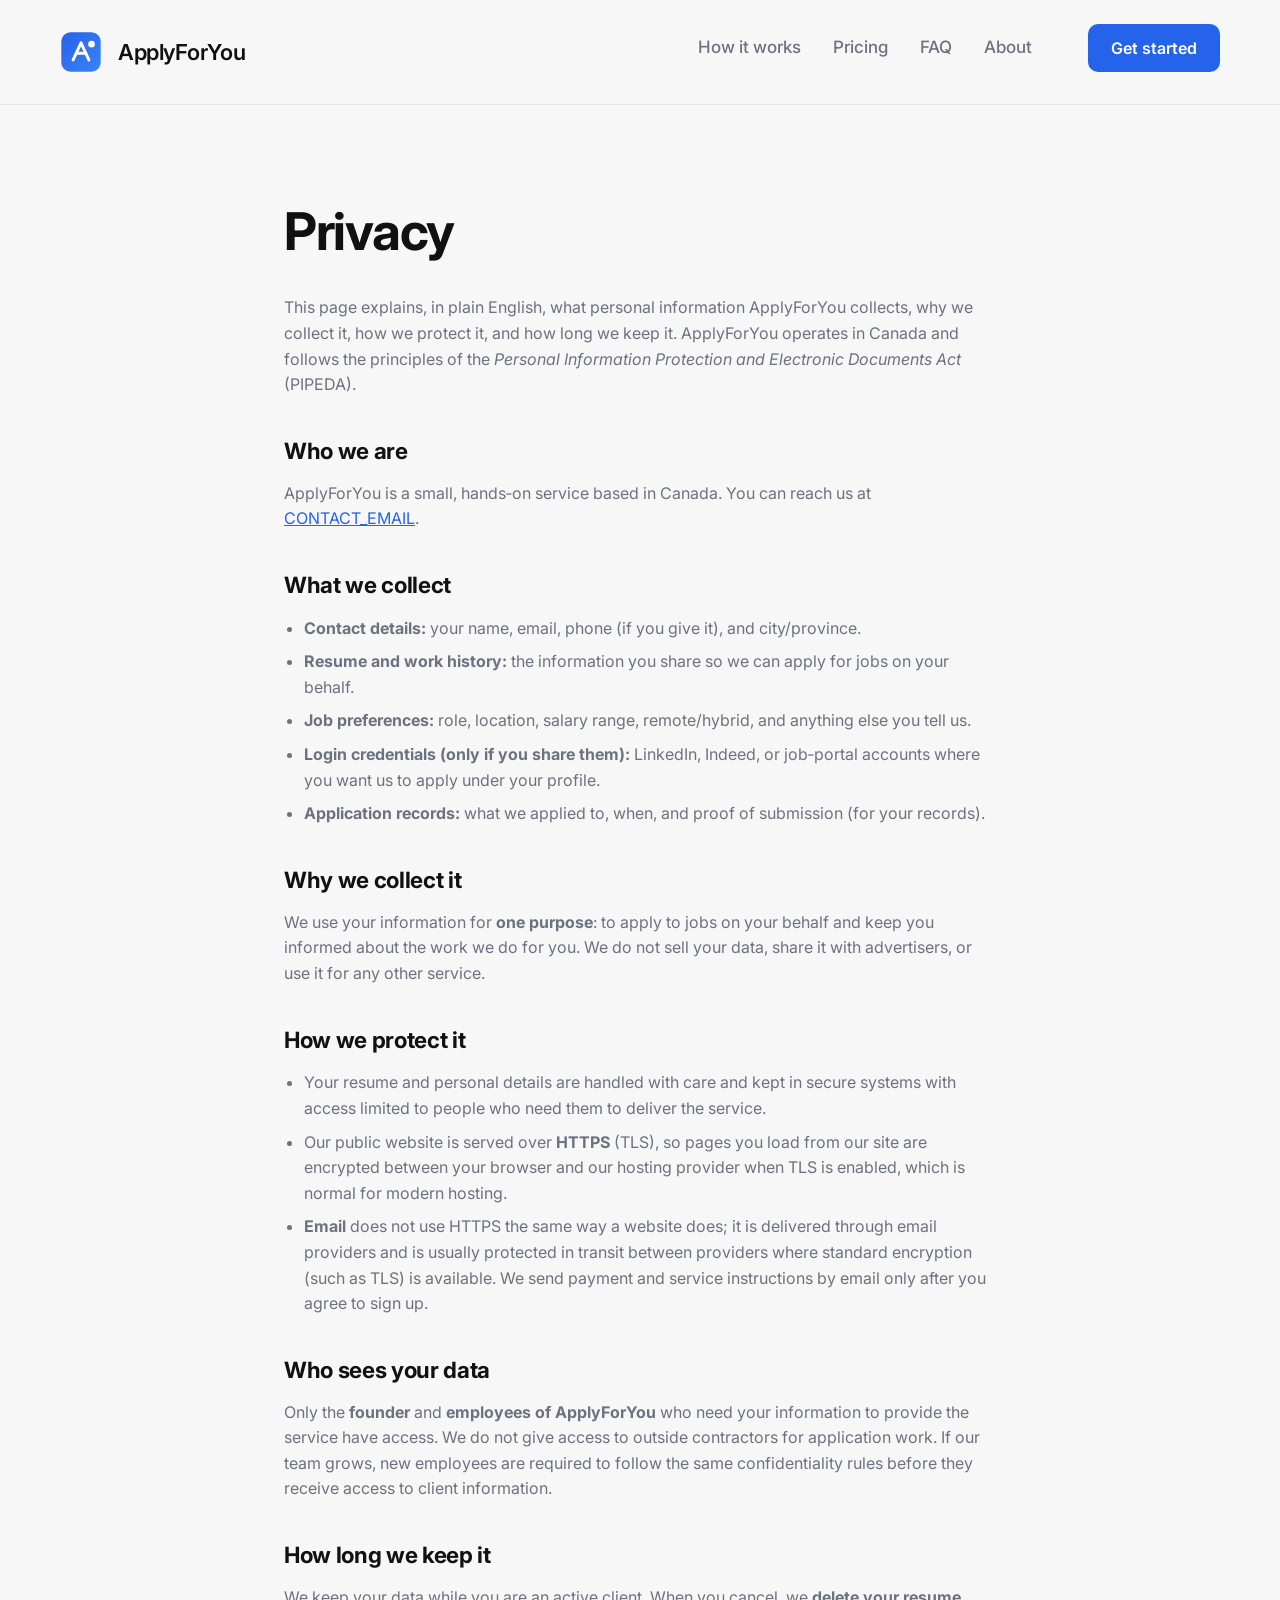
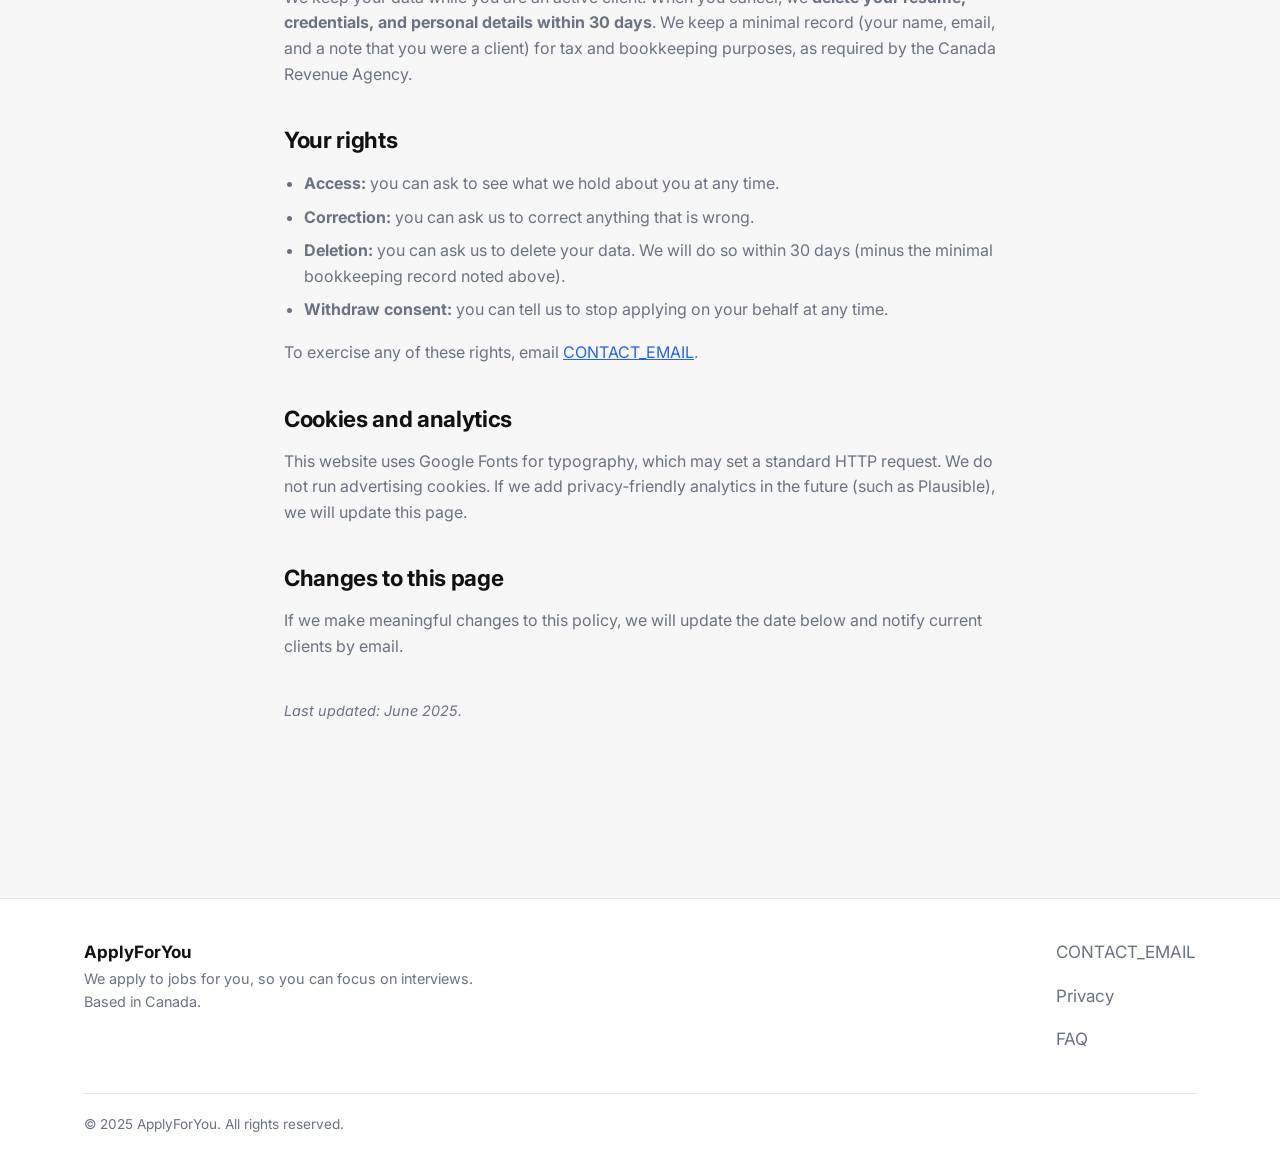
<file: website/privacy.html>
<!DOCTYPE html>
<html lang="en">
<head>
  <meta charset="UTF-8" />
  <meta name="viewport" content="width=device-width, initial-scale=1.0" />
  <title>Privacy — ApplyForYou</title>
  <meta name="description" content="How ApplyForYou collects, uses, and protects your personal information. Plain English, PIPEDA-aware." />
  <meta name="theme-color" content="#2563EB" />
  <link rel="icon" type="image/svg+xml" href="/assets/img/favicon.svg" />
  <link rel="preconnect" href="https://fonts.googleapis.com" />
  <link rel="preconnect" href="https://fonts.gstatic.com" crossorigin />
  <link href="https://fonts.googleapis.com/css2?family=Inter:wght@400;500;600;700&display=swap" rel="stylesheet" />
  <link rel="stylesheet" href="/assets/css/styles.css" />
</head>
<body>

  <header class="nav">
    <div class="container nav__inner">
      <a class="nav__brand" href="/" aria-label="ApplyForYou home">
        <img class="nav__brand-mark" src="/assets/img/logo.svg" alt="" />
        <span>ApplyForYou</span>
      </a>
      <ul class="nav__links">
        <li><a href="/#how">How it works</a></li>
        <li><a href="/#pricing">Pricing</a></li>
        <li><a href="/#faq">FAQ</a></li>
        <li><a href="/#about">About</a></li>
        <li class="nav__cta"><a class="btn btn--primary" href="/#intake">Get started</a></li>
      </ul>
    </div>
  </header>

  <main>
    <section class="section">
      <div class="container longform">
        <h1>Privacy</h1>

        <p>This page explains, in plain English, what personal information ApplyForYou collects, why we collect it, how we protect it, and how long we keep it. ApplyForYou operates in Canada and follows the principles of the <em>Personal Information Protection and Electronic Documents Act</em> (PIPEDA).</p>

        <h2>Who we are</h2>
        <p>ApplyForYou is a small, hands‑on service based in Canada. You can reach us at <a href="mailto:CONTACT_EMAIL">CONTACT_EMAIL</a>.</p>

        <h2>What we collect</h2>
        <ul>
          <li><strong>Contact details:</strong> your name, email, phone (if you give it), and city/province.</li>
          <li><strong>Resume and work history:</strong> the information you share so we can apply for jobs on your behalf.</li>
          <li><strong>Job preferences:</strong> role, location, salary range, remote/hybrid, and anything else you tell us.</li>
          <li><strong>Login credentials (only if you share them):</strong> LinkedIn, Indeed, or job‑portal accounts where you want us to apply under your profile.</li>
          <li><strong>Application records:</strong> what we applied to, when, and proof of submission (for your records).</li>
        </ul>

        <h2>Why we collect it</h2>
        <p>We use your information for <strong>one purpose</strong>: to apply to jobs on your behalf and keep you informed about the work we do for you. We do not sell your data, share it with advertisers, or use it for any other service.</p>

        <h2>How we protect it</h2>
        <ul>
          <li>Your resume and personal details are handled with care and kept in secure systems with access limited to people who need them to deliver the service.</li>
          <li>Our public website is served over <strong>HTTPS</strong> (TLS), so pages you load from our site are encrypted between your browser and our hosting provider when TLS is enabled, which is normal for modern hosting.</li>
          <li><strong>Email</strong> does not use HTTPS the same way a website does; it is delivered through email providers and is usually protected in transit between providers where standard encryption (such as TLS) is available. We send payment and service instructions by email only after you agree to sign up.</li>
        </ul>

        <h2>Who sees your data</h2>
        <p>Only the <strong>founder</strong> and <strong>employees of ApplyForYou</strong> who need your information to provide the service have access. We do not give access to outside contractors for application work. If our team grows, new employees are required to follow the same confidentiality rules before they receive access to client information.</p>

        <h2>How long we keep it</h2>
        <p>We keep your data while you are an active client. When you cancel, we <strong>delete your resume, credentials, and personal details within 30 days</strong>. We keep a minimal record (your name, email, and a note that you were a client) for tax and bookkeeping purposes, as required by the Canada Revenue Agency.</p>

        <h2>Your rights</h2>
        <ul>
          <li><strong>Access:</strong> you can ask to see what we hold about you at any time.</li>
          <li><strong>Correction:</strong> you can ask us to correct anything that is wrong.</li>
          <li><strong>Deletion:</strong> you can ask us to delete your data. We will do so within 30 days (minus the minimal bookkeeping record noted above).</li>
          <li><strong>Withdraw consent:</strong> you can tell us to stop applying on your behalf at any time.</li>
        </ul>
        <p>To exercise any of these rights, email <a href="mailto:CONTACT_EMAIL">CONTACT_EMAIL</a>.</p>

        <h2>Cookies and analytics</h2>
        <p>This website uses Google Fonts for typography, which may set a standard HTTP request. We do not run advertising cookies. If we add privacy‑friendly analytics in the future (such as Plausible), we will update this page.</p>

        <h2>Changes to this page</h2>
        <p>If we make meaningful changes to this policy, we will update the date below and notify current clients by email.</p>

        <p style="margin-top: var(--space-10); color: var(--color-text-muted); font-size: 0.9rem;"><em>Last updated: June 2025.</em></p>

      </div>
    </section>
  </main>

  <footer class="footer">
    <div class="container">
      <div class="footer__inner">
        <div>
          <div class="footer__brand">ApplyForYou</div>
          <p class="footer__meta">We apply to jobs for you, so you can focus on interviews. Based in Canada.</p>
        </div>
        <ul class="footer__links">
          <li><a href="mailto:CONTACT_EMAIL">CONTACT_EMAIL</a></li>

          <li><a href="/privacy.html">Privacy</a></li>
          <li><a href="/#faq">FAQ</a></li>
        </ul>
      </div>
      <div class="footer__bottom">
        <div>© 2025 ApplyForYou. All rights reserved.</div>
      </div>
    </div>
  </footer>

</body>
</html>
</file>
<file: assets/css/styles.css>
/* =========================================================
   ApplyForYou - Design System
   Plain CSS, no dependencies. Edit variables below to re-skin.
   ========================================================= */

:root {
  /* Colors — minimal SaaS (Stripe/Notion vibe): soft gray bg, white cards,
     near-black headings, muted body, single strong blue accent */
  --color-primary: #2563EB;
  --color-primary-hover: #1D4ED8;
  --color-accent: #2563EB;            /* accent mirrors primary (no extra color) */
  --color-accent-hover: #1D4ED8;
  --color-success: #2563EB;           /* use blue for checks (monochrome accent) */
  --color-bg: #F7F7F7;
  --color-surface: #FFFFFF;
  --color-text: #111111;
  --color-text-muted: #6B7280;
  --color-border: #E5E7EB;
  --color-border-strong: #D1D5DB;

  /* Typography */
  --font-sans: "Inter", -apple-system, BlinkMacSystemFont, "Segoe UI", Roboto, Helvetica, Arial, sans-serif;
  --font-weight-regular: 400;
  --font-weight-medium: 500;
  --font-weight-semibold: 600;
  --font-weight-bold: 700;

  /* Spacing scale */
  --space-1: 4px;
  --space-2: 8px;
  --space-3: 12px;
  --space-4: 16px;
  --space-5: 20px;
  --space-6: 24px;
  --space-8: 32px;
  --space-10: 40px;
  --space-12: 48px;
  --space-16: 64px;
  --space-20: 80px;
  --space-24: 96px;
  --space-32: 128px;

  /* Radius */
  --radius-sm: 6px;
  --radius-md: 10px;
  --radius-lg: 14px;
  --radius-xl: 20px;
  --radius-pill: 999px;

  /* Shadows */
  --shadow-sm: 0 1px 2px rgba(15, 23, 42, 0.04), 0 1px 3px rgba(15, 23, 42, 0.06);
  --shadow-md: 0 4px 6px rgba(15, 23, 42, 0.05), 0 10px 15px rgba(15, 23, 42, 0.07);
  --shadow-lg: 0 10px 20px rgba(15, 23, 42, 0.08), 0 20px 40px rgba(15, 23, 42, 0.10);

  /* Layout */
  --max-width: 1160px;
  --section-padding-y: 96px;
  --section-padding-y-mobile: 56px;
}

/* ---------- Reset / base ---------- */
*,
*::before,
*::after { box-sizing: border-box; }

html { scroll-behavior: smooth; -webkit-text-size-adjust: 100%; }

body {
  margin: 0;
  font-family: var(--font-sans);
  font-size: 17px;
  line-height: 1.6;
  color: var(--color-text);
  background: var(--color-bg);
  -webkit-font-smoothing: antialiased;
  -moz-osx-font-smoothing: grayscale;
}

img, svg { max-width: 100%; display: block; }

a {
  color: var(--color-primary);
  text-decoration: none;
}
a:hover { text-decoration: underline; }

h1, h2, h3, h4 {
  color: var(--color-text);
  font-weight: var(--font-weight-bold);
  letter-spacing: -0.015em;
  line-height: 1.2;
  margin: 0 0 var(--space-4);
}
h1 { font-size: clamp(2rem, 5vw, 3.25rem); letter-spacing: -0.025em; }
h2 { font-size: clamp(1.6rem, 3.2vw, 2.25rem); }
h3 { font-size: 1.25rem; }
p { margin: 0 0 var(--space-4); color: var(--color-text-muted); }

ul { padding-left: 1.25rem; }
li { margin-bottom: var(--space-2); color: var(--color-text-muted); }

/* ---------- Layout helpers ---------- */
.container {
  width: 100%;
  max-width: var(--max-width);
  margin: 0 auto;
  padding: 0 var(--space-6);
}

.section { padding: var(--section-padding-y) 0; }
@media (max-width: 720px) { .section { padding: var(--section-padding-y-mobile) 0; } }

.section--alt { background: var(--color-surface); }

.section__header {
  max-width: 720px;
  margin: 0 auto var(--space-12);
  text-align: center;
}
.section__eyebrow {
  display: inline-block;
  color: var(--color-primary);
  font-weight: var(--font-weight-semibold);
  font-size: 0.85rem;
  letter-spacing: 0.08em;
  text-transform: uppercase;
  margin-bottom: var(--space-3);
}
.section__header p { font-size: 1.05rem; }

.grid {
  display: grid;
  gap: var(--space-6);
}
.grid--3 { grid-template-columns: repeat(3, 1fr); }
.grid--4 { grid-template-columns: repeat(4, 1fr); }
@media (max-width: 900px) {
  .grid--3, .grid--4 { grid-template-columns: 1fr; }
}

/* ---------- Buttons ---------- */
.btn {
  display: inline-flex;
  align-items: center;
  justify-content: center;
  gap: var(--space-2);
  padding: 14px 22px;
  min-height: 48px;
  font-size: 1rem;
  font-weight: var(--font-weight-semibold);
  border-radius: var(--radius-md);
  border: 1px solid transparent;
  cursor: pointer;
  transition: background-color 0.15s ease, border-color 0.15s ease, color 0.15s ease, transform 0.05s ease;
  text-decoration: none;
  line-height: 1;
}
.btn:active { transform: translateY(1px); }

.btn--primary {
  background: var(--color-primary);
  color: #fff;
}
.btn--primary:hover { background: var(--color-primary-hover); color: #fff; text-decoration: none; }

.btn--ghost {
  background: transparent;
  color: var(--color-primary);
  border-color: var(--color-border-strong);
}
.btn--ghost:hover {
  border-color: var(--color-primary);
  text-decoration: none;
}

.btn--lg { padding: 16px 26px; font-size: 1.05rem; min-height: 54px; }

/* ---------- Nav ---------- */
.nav {
  position: sticky;
  top: 0;
  z-index: 50;
  background: rgba(247, 247, 247, 0.85);
  backdrop-filter: saturate(140%) blur(10px);
  -webkit-backdrop-filter: saturate(140%) blur(10px);
  border-bottom: 1px solid var(--color-border);
}
.nav__inner {
  display: flex;
  align-items: center;
  justify-content: space-between;
  padding: var(--space-6) 0;
}
.nav__brand {
  display: inline-flex;
  align-items: center;
  gap: var(--space-4);
  font-weight: var(--font-weight-semibold);
  color: #111111;
  font-size: 1.375rem;
  letter-spacing: -0.02em;
  line-height: 1;
}
.nav__brand:hover { text-decoration: none; color: #111111; }
.nav__brand-mark {
  width: 42px;
  height: 42px;
  flex-shrink: 0;
}
.nav__brand > span {
  color: #111111;
}
.nav__links {
  display: flex;
  align-items: center;
  gap: var(--space-8);
  list-style: none;
  margin: 0;
  padding: 0;
}
.nav__links a {
  color: var(--color-text-muted);
  font-weight: var(--font-weight-medium);
}
.nav__links a:hover { color: var(--color-text); text-decoration: none; }

/* Nav CTA: .nav__links a rules above override .btn--primary — reset to match other primary buttons */
.nav__links a.btn--primary {
  background: var(--color-primary);
  color: #fff;
  font-weight: var(--font-weight-semibold);
}
.nav__links a.btn--primary:hover {
  background: var(--color-primary-hover);
  color: #fff;
  text-decoration: none;
}

.nav__cta { margin-left: var(--space-6); }

.nav__toggle {
  display: none;
  background: transparent;
  border: 1px solid var(--color-border-strong);
  border-radius: var(--radius-sm);
  width: 44px;
  height: 44px;
  align-items: center;
  justify-content: center;
  cursor: pointer;
}
.nav__toggle span {
  display: block;
  width: 18px;
  height: 2px;
  background: var(--color-text);
  position: relative;
}
.nav__toggle span::before,
.nav__toggle span::after {
  content: "";
  position: absolute;
  left: 0;
  width: 18px;
  height: 2px;
  background: var(--color-text);
}
.nav__toggle span::before { top: -6px; }
.nav__toggle span::after { top: 6px; }

@media (max-width: 820px) {
  .nav__toggle { display: inline-flex; }
  .nav__links {
    position: absolute;
    top: 100%;
    left: 0;
    right: 0;
    background: var(--color-surface);
    border-bottom: 1px solid var(--color-border);
    flex-direction: column;
    gap: 0;
    padding: var(--space-4) var(--space-6);
    display: none;
  }
  .nav__links.is-open { display: flex; }
  .nav__links li { width: 100%; padding: var(--space-3) 0; border-bottom: 1px solid var(--color-border); }
  .nav__links li:last-child { border-bottom: none; }
  .nav__cta { margin-left: 0; width: 100%; }
  .nav__cta .btn { width: 100%; }
}

/* ---------- Hero ---------- */
.hero {
  padding: var(--space-20) 0 var(--space-24);
}
.hero__inner {
  display: grid;
  grid-template-columns: 1.2fr 1fr;
  gap: var(--space-16);
  align-items: center;
}
@media (max-width: 960px) {
  .hero__inner { grid-template-columns: 1fr; gap: var(--space-10); }
  .hero { padding: var(--space-12) 0 var(--space-16); }
}
.hero__badge {
  display: inline-flex;
  align-items: center;
  gap: var(--space-2);
  background: rgba(37, 99, 235, 0.08);
  color: var(--color-primary);
  padding: 6px 12px;
  border-radius: var(--radius-pill);
  font-size: 0.85rem;
  font-weight: var(--font-weight-semibold);
  margin-bottom: var(--space-5);
}
.hero__title {
  font-size: clamp(2.25rem, 5.2vw, 3.5rem);
  line-height: 1.1;
  margin-bottom: var(--space-5);
}
.hero__subtitle {
  font-size: 1.15rem;
  color: var(--color-text-muted);
  margin-bottom: var(--space-8);
  max-width: 560px;
}
.hero__cta-row {
  display: flex;
  gap: var(--space-3);
  flex-wrap: wrap;
  margin-bottom: var(--space-5);
}
.hero__note {
  font-size: 0.95rem;
  color: var(--color-text-muted);
}
.hero__note strong { color: var(--color-text); font-weight: var(--font-weight-semibold); }

/* Hero — weekly progress card (symmetric padding, even vertical rhythm) */
.hero__progress-card {
  display: flex;
  flex-direction: column;
  align-items: stretch;
  gap: var(--space-6);
  background: #FFFFFF;
  border: 1px solid #E5E7EB;
  border-radius: var(--radius-xl);
  padding-block: var(--space-8);
  padding-inline: var(--space-8);
  box-shadow: var(--shadow-md);
  font-family: inherit;
  /* Shared label typography (eyebrow + rows): one system */
  --progress-label-tracking: 0.01em;
  --progress-label-leading: 1.45;
  --progress-eyebrow-size: 14px;
  --progress-row-size: 13px;
}
/* Eyebrow — same tracking / weight / rhythm as rows, larger + lighter */
.hero__progress-card__label {
  margin: 0;
  font-size: var(--progress-eyebrow-size);
  font-weight: var(--font-weight-regular);
  letter-spacing: var(--progress-label-tracking);
  line-height: var(--progress-label-leading);
  color: #6B7280;
}
.hero__progress-list {
  list-style: none;
  margin: 0;
  padding: 0;
  display: flex;
  flex-direction: column;
  gap: var(--space-6);
}
.hero__progress-item {
  margin: 0;
  display: flex;
  flex-direction: column;
  gap: var(--space-2);
}
.hero__progress-meta {
  display: grid;
  grid-template-columns: 1fr auto;
  gap: var(--space-3) var(--space-4);
  align-items: start;
}
.hero__progress-name,
.hero__progress-pct {
  font-family: inherit;
  font-size: var(--progress-row-size);
  font-weight: var(--font-weight-regular);
  letter-spacing: var(--progress-label-tracking);
  line-height: var(--progress-label-leading);
}
.hero__progress-name {
  color: #374151;
}
.hero__progress-pct {
  justify-self: end;
  color: #4B5563;
  font-variant-numeric: tabular-nums;
}
.hero__progress-track {
  height: 6px;
  background: #E5E7EB;
  border-radius: 999px;
  overflow: hidden;
}
.hero__progress-fill {
  height: 100%;
  min-width: 0;
  background: #2563EB;
  border-radius: 999px;
}
@media (max-width: 960px) {
  .hero__progress-card { max-width: 100%; }
}

/* ---------- Intake embed (Jotform) ---------- */
.section--intake {
  padding-top: var(--space-12);
  padding-bottom: var(--space-16);
  scroll-margin-top: 88px;
}
.intake-embed {
  max-width: 900px;
  margin: 0 auto;
  background: var(--color-surface);
  border: 1px solid var(--color-border);
  border-radius: var(--radius-xl);
  padding: var(--space-6);
  box-shadow: var(--shadow-sm);
  min-height: 320px;
}
.intake-embed iframe {
  max-width: 100% !important;
}

/* ---------- Social proof strip ---------- */
.proof {
  background: var(--color-surface);
  border-top: 1px solid var(--color-border);
  border-bottom: 1px solid var(--color-border);
  padding: var(--space-8) 0;
}
.proof__inner {
  display: flex;
  justify-content: space-between;
  align-items: center;
  flex-wrap: wrap;
  gap: var(--space-6);
}
.proof__label {
  color: var(--color-text-muted);
  font-size: 0.9rem;
  letter-spacing: 0.04em;
  text-transform: uppercase;
  font-weight: var(--font-weight-semibold);
}
.proof__stats {
  display: flex;
  gap: var(--space-10);
  flex-wrap: wrap;
}
.proof__stat {
  display: flex;
  flex-direction: column;
}
.proof__stat-number {
  font-size: 1.5rem;
  font-weight: var(--font-weight-bold);
  color: var(--color-text);
  line-height: 1;
}
.proof__stat-label {
  font-size: 0.85rem;
  color: var(--color-text-muted);
  margin-top: var(--space-1);
}

/* ---------- Cards ---------- */
.card {
  background: var(--color-surface);
  border: 1px solid var(--color-border);
  border-radius: var(--radius-lg);
  padding: var(--space-6);
  box-shadow: var(--shadow-sm);
  transition: box-shadow 0.15s ease, transform 0.15s ease;
}
.card:hover {
  box-shadow: var(--shadow-md);
  transform: translateY(-2px);
}
.card__step {
  display: inline-flex;
  align-items: center;
  justify-content: center;
  width: 36px;
  height: 36px;
  border-radius: var(--radius-pill);
  background: var(--color-primary);
  color: #fff;
  font-weight: var(--font-weight-bold);
  margin-bottom: var(--space-4);
}
.card h3 { margin-bottom: var(--space-2); }
.card p { margin-bottom: 0; }

/* ---------- Included list ---------- */
.included {
  display: grid;
  grid-template-columns: 1fr 1fr;
  gap: var(--space-6);
  background: var(--color-surface);
  border: 1px solid var(--color-border);
  border-radius: var(--radius-lg);
  padding: var(--space-8);
  box-shadow: var(--shadow-sm);
}
@media (max-width: 720px) { .included { grid-template-columns: 1fr; } }
.included__item {
  display: flex;
  gap: var(--space-3);
  align-items: flex-start;
}
.included__check {
  flex-shrink: 0;
  width: 24px;
  height: 24px;
  border-radius: var(--radius-pill);
  background: rgba(37, 99, 235, 0.10);
  color: var(--color-primary);
  display: inline-flex;
  align-items: center;
  justify-content: center;
  font-weight: var(--font-weight-bold);
  margin-top: 2px;
}
.included__item strong { color: var(--color-text); }

/* ---------- Pricing cards ---------- */
.pricing-grid {
  display: grid;
  grid-template-columns: repeat(3, 1fr);
  gap: 24px;
  align-items: stretch;
}
@media (max-width: 960px) {
  .pricing-grid {
    grid-template-columns: 1fr;
    max-width: 420px;
    margin-inline: auto;
  }
}

/* Column wrapper (badge spacer + card) */
.pricing-col {
  display: flex;
  flex-direction: column;
  min-height: 100%;
}
.pricing-col__badge {
  height: 40px;
  display: flex;
  align-items: center;
  justify-content: center;
  margin-bottom: 10px;
}

/* "Most Popular" floating badge */
.pricing-badge {
  display: inline-flex;
  align-items: center;
  gap: 6px;
  background: var(--color-primary);
  color: #fff;
  font-size: 0.8125rem;
  font-weight: var(--font-weight-semibold);
  padding: 8px 20px;
  border-radius: var(--radius-pill);
  line-height: 1;
}

/* Card */
.pricing-card {
  flex: 1 1 auto;
  min-height: 0;
  width: 100%;
  background: #fff;
  border: 1px solid rgba(0, 0, 0, 0.04);
  border-radius: 20px;
  padding: 36px 28px 28px;
  text-align: center;
  display: flex;
  flex-direction: column;
  align-items: center;
  box-shadow: 0 4px 12px rgba(0, 0, 0, 0.05);
  transition: transform 0.2s ease, box-shadow 0.2s ease;
}
.pricing-card:hover {
  transform: translateY(-4px);
  box-shadow: 0 8px 24px rgba(0, 0, 0, 0.08);
}
.pricing-card--featured {
  background: #EFF6FF;
  border: 1px solid rgba(37, 99, 235, 0.2);
  box-shadow: 0 10px 30px rgba(37, 99, 235, 0.15);
}
.pricing-card--featured:hover {
  transform: translateY(-4px);
  box-shadow: 0 14px 36px rgba(37, 99, 235, 0.18);
}

/* Blue pill at top of card */
.pricing-card__pill {
  display: inline-block;
  background: rgba(37, 99, 235, 0.1);
  color: var(--color-primary);
  font-size: 0.8125rem;
  font-weight: var(--font-weight-semibold);
  padding: 5px 16px;
  border-radius: var(--radius-pill);
  margin-bottom: 16px;
  line-height: 1.3;
}

/* Plan name */
.pricing-card__title {
  font-size: 1.5rem;
  font-weight: var(--font-weight-bold);
  color: var(--color-text);
  margin: 0 0 20px;
  letter-spacing: -0.02em;
  line-height: 1.15;
}

/* Price */
.pricing-card__price {
  margin: 0;
  font-size: 3.25rem;
  font-weight: var(--font-weight-bold);
  color: var(--color-text);
  line-height: 1;
  letter-spacing: -0.04em;
}
.pricing-card__cad {
  font-size: 0.38em;
  font-weight: var(--font-weight-medium);
  color: var(--color-text-muted);
  letter-spacing: 0.03em;
  vertical-align: 0.6em;
  margin-left: 2px;
}

/* "One-time setup" */
.pricing-card__setup {
  margin: 6px 0 0;
  font-size: 0.875rem;
  color: var(--color-text-muted);
}

/* Divider */
.pricing-card__hr {
  width: 100%;
  border: none;
  height: 1px;
  background: rgba(0, 0, 0, 0.06);
  margin: 20px 0;
}

/* Billing text block */
.pricing-card__billing {
  width: 100%;
  text-align: center;
  margin-bottom: 20px;
}
.pricing-card__billing p {
  margin: 0 0 4px;
  font-size: 0.9rem;
  color: var(--color-text-muted);
  line-height: 1.55;
}
.pricing-card__billing p:last-child { margin-bottom: 0; }
.pricing-card__billing strong { color: var(--color-text); }
.pricing-card__includes {
  font-size: 0.85rem;
  color: var(--color-text-muted);
  margin-top: 8px;
}

/* Feature list */
.pricing-card__list {
  list-style: none;
  padding: 0;
  margin: 0;
  text-align: left;
  width: 100%;
  flex: 1 1 auto;
  font-size: 0.9375rem;
  color: var(--color-text-muted);
}
.pricing-card__list li {
  display: flex;
  align-items: flex-start;
  gap: 8px;
  margin-bottom: 10px;
  line-height: 1.45;
  max-width: 100%;
}
.pricing-card__list li:last-child { margin-bottom: 0; }
.pricing-card__list li::before {
  content: "";
  flex-shrink: 0;
  width: 20px;
  height: 20px;
  margin-top: 2px;
  border-radius: 50%;
  background-color: var(--color-primary);
  background-image: url("data:image/svg+xml,%3Csvg xmlns='http://www.w3.org/2000/svg' viewBox='0 0 16 16' fill='none'%3E%3Cpath d='M3.5 8.5l3 3 6-6' stroke='%23fff' stroke-width='2' stroke-linecap='round' stroke-linejoin='round'/%3E%3C/svg%3E");
  background-repeat: no-repeat;
  background-position: center;
  background-size: 11px 11px;
}

/* CTA wrapper — pushes button to bottom */
.pricing-card__cta {
  width: 100%;
  margin-top: auto;
  padding-top: 28px;
}
.btn--block {
  display: flex;
  width: 100%;
  justify-content: center;
  border-radius: 12px;
}

/* ---- Trust strip ---- */
.trust-strip {
  margin-top: 20px;
  display: grid;
  grid-template-columns: 1.65fr 1fr 1fr 1fr;
  column-gap: 0;
  row-gap: var(--space-4);
  align-items: center;
  padding: 18px 28px;
  background: #F9FAFB;
  border: 1px solid rgba(0, 0, 0, 0.05);
  border-radius: 16px;
}
.trust-strip > * {
  position: relative;
  min-height: 0;
}
/* Short vertical rules between columns (desktop) */
.trust-strip > *:not(:last-child)::after {
  content: "";
  position: absolute;
  top: 50%;
  right: 0;
  transform: translateY(-50%);
  width: 1px;
  height: 46%;
  min-height: 34px;
  max-height: 52px;
  background: rgba(0, 0, 0, 0.09);
  pointer-events: none;
}
.trust-strip > *:not(:last-child) {
  padding-right: 20px;
}
.trust-strip > *:not(:first-child) {
  padding-left: 20px;
}
@media (max-width: 960px) {
  .trust-strip {
    grid-template-columns: 1fr 1fr;
    margin-top: 24px;
    padding: 20px 22px;
  }
  .trust-strip > *:not(:last-child)::after {
    display: none;
  }
  .trust-strip > *:not(:last-child) {
    padding-right: 0;
    margin-right: 0;
  }
  .trust-strip > *:not(:first-child) {
    padding-left: 0;
  }
}
@media (max-width: 540px) {
  .trust-strip {
    grid-template-columns: 1fr;
    margin-top: 20px;
  }
}
.trust-strip__lead {
  display: flex;
  align-items: center;
  gap: 14px;
}
.trust-strip__shield {
  flex-shrink: 0;
  width: 44px;
  height: 44px;
  display: flex;
  align-items: center;
  justify-content: center;
  background: rgba(37, 99, 235, 0.06);
  border-radius: 50%;
}
.trust-strip__lead p {
  margin: 0;
  font-size: 0.875rem;
  line-height: 1.5;
  color: var(--color-text-muted);
}
.trust-strip__lead a {
  color: var(--color-primary);
  font-weight: var(--font-weight-semibold);
}
.trust-strip__item {
  display: flex;
  align-items: center;
  gap: 12px;
}
.trust-strip__icon {
  flex-shrink: 0;
  width: 40px;
  height: 40px;
  display: flex;
  align-items: center;
  justify-content: center;
  background: rgba(37, 99, 235, 0.06);
  border-radius: 50%;
}
.trust-strip__item > div:last-child {
  flex: 1;
  min-width: 0;
}
.trust-strip__item strong {
  display: block;
  font-size: 0.875rem;
  font-weight: var(--font-weight-semibold);
  color: var(--color-text);
  line-height: 1.25;
  margin-bottom: 3px;
}
.trust-strip__item p {
  margin: 0;
  font-size: 0.8125rem;
  color: var(--color-text-muted);
  line-height: 1.4;
}

/* ---------- Audience cards ---------- */
.audience-card {
  background: var(--color-surface);
  border: 1px solid var(--color-border);
  border-radius: var(--radius-lg);
  padding: var(--space-6);
  box-shadow: var(--shadow-sm);
}
.audience-card h3 { color: var(--color-primary); }

/* ---------- About ---------- */
.about {
  display: grid;
  grid-template-columns: 220px 1fr;
  gap: var(--space-10);
  align-items: center;
  max-width: 900px;
  margin: 0 auto;
}
@media (max-width: 720px) {
  .about { grid-template-columns: 1fr; text-align: center; }
  .about__photo { margin: 0 auto; }
}
.about__photo {
  width: 200px;
  height: 200px;
  border-radius: var(--radius-pill);
  background: linear-gradient(135deg, #DBEAFE 0%, #F7F7F7 100%);
  border: 4px solid var(--color-surface);
  box-shadow: var(--shadow-md);
  display: inline-flex;
  align-items: center;
  justify-content: center;
  color: var(--color-primary);
  font-size: 3rem;
  font-weight: var(--font-weight-bold);
  overflow: hidden;
}
.about__photo img { width: 100%; height: 100%; object-fit: cover; }
.about p { font-size: 1.05rem; }

/* ---------- FAQ ---------- */
.faq {
  max-width: 820px;
  margin: 0 auto;
}
.faq__item {
  background: var(--color-surface);
  border: 1px solid var(--color-border);
  border-radius: var(--radius-md);
  margin-bottom: var(--space-3);
  overflow: hidden;
}
.faq__summary {
  list-style: none;
  padding: var(--space-5) var(--space-6);
  cursor: pointer;
  font-weight: var(--font-weight-semibold);
  color: var(--color-text);
  display: flex;
  align-items: center;
  justify-content: space-between;
  gap: var(--space-4);
  min-height: 48px;
}
.faq__summary::-webkit-details-marker { display: none; }
.faq__summary::after {
  content: "+";
  color: var(--color-primary);
  font-size: 1.5rem;
  font-weight: var(--font-weight-bold);
  line-height: 1;
  transition: transform 0.2s ease;
}
.faq__item[open] .faq__summary::after { content: "−"; }
.faq__body {
  padding: 0 var(--space-6) var(--space-5);
  color: var(--color-text-muted);
}
.faq__body p:last-child { margin-bottom: 0; }

/* ---------- Final CTA ---------- */
.final-cta {
  background: var(--color-primary);
  color: #fff;
  border-radius: var(--radius-xl);
  padding: var(--space-16) var(--space-8);
  text-align: center;
  box-shadow: var(--shadow-lg);
}
.final-cta h2 { color: #fff; }
.final-cta p { color: rgba(255, 255, 255, 0.85); max-width: 560px; margin: 0 auto var(--space-8); }
.final-cta__buttons {
  display: inline-flex;
  gap: var(--space-3);
  flex-wrap: wrap;
  justify-content: center;
}
.final-cta .btn--primary {
  background: #fff;
  color: var(--color-primary);
}
.final-cta .btn--primary:hover { background: #F7F7F7; color: var(--color-primary-hover); }
.final-cta .btn--ghost {
  background: transparent;
  border-color: rgba(255, 255, 255, 0.35);
  color: #fff;
}
.final-cta .btn--ghost:hover { border-color: #fff; background: rgba(255, 255, 255, 0.08); color: #fff; }

/* ---------- Footer ---------- */
.footer {
  background: var(--color-surface);
  border-top: 1px solid var(--color-border);
  padding: var(--space-10) 0 var(--space-8);
  margin-top: var(--space-16);
}
.footer__inner {
  display: flex;
  flex-wrap: wrap;
  gap: var(--space-6);
  justify-content: space-between;
  align-items: flex-start;
}
.footer__brand { font-weight: var(--font-weight-bold); color: var(--color-text); }
.footer__meta { color: var(--color-text-muted); font-size: 0.9rem; max-width: 420px; }
.footer__links {
  list-style: none;
  margin: 0;
  padding: 0;
  display: flex;
  flex-direction: column;
  gap: var(--space-2);
}
.footer__links a { color: var(--color-text-muted); }
.footer__bottom {
  border-top: 1px solid var(--color-border);
  margin-top: var(--space-8);
  padding-top: var(--space-5);
  color: var(--color-text-muted);
  font-size: 0.85rem;
  display: flex;
  justify-content: space-between;
  flex-wrap: wrap;
  gap: var(--space-3);
}

/* ---------- Privacy / long-form page ---------- */
.longform {
  max-width: 760px;
  margin: 0 auto;
}
.longform h1 { margin-bottom: var(--space-8); }
.longform h2 { margin-top: var(--space-10); font-size: 1.4rem; }
.longform p, .longform li { font-size: 1rem; }
.longform a { text-decoration: underline; }

/* ---------- Reduced motion ---------- */
@media (prefers-reduced-motion: reduce) {
  * { transition: none !important; animation: none !important; }
  html { scroll-behavior: auto; }
}
</file>
